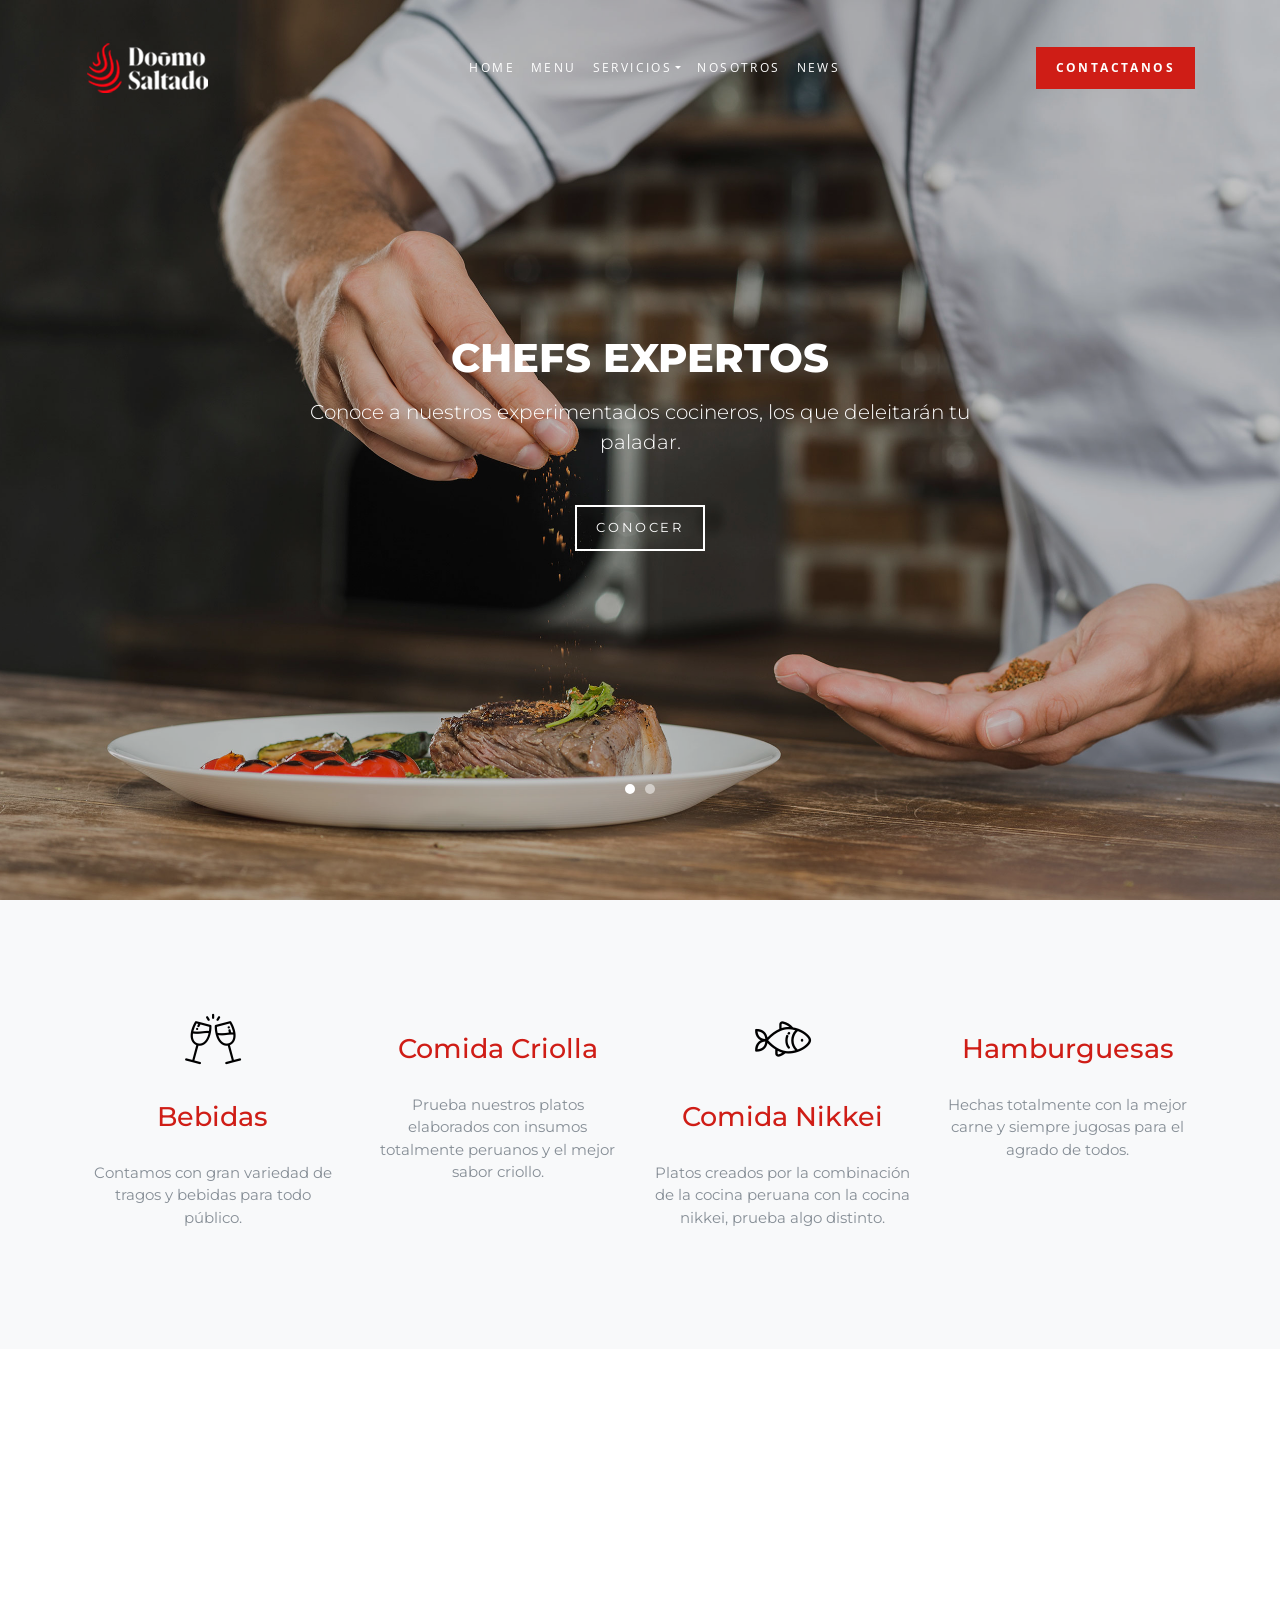
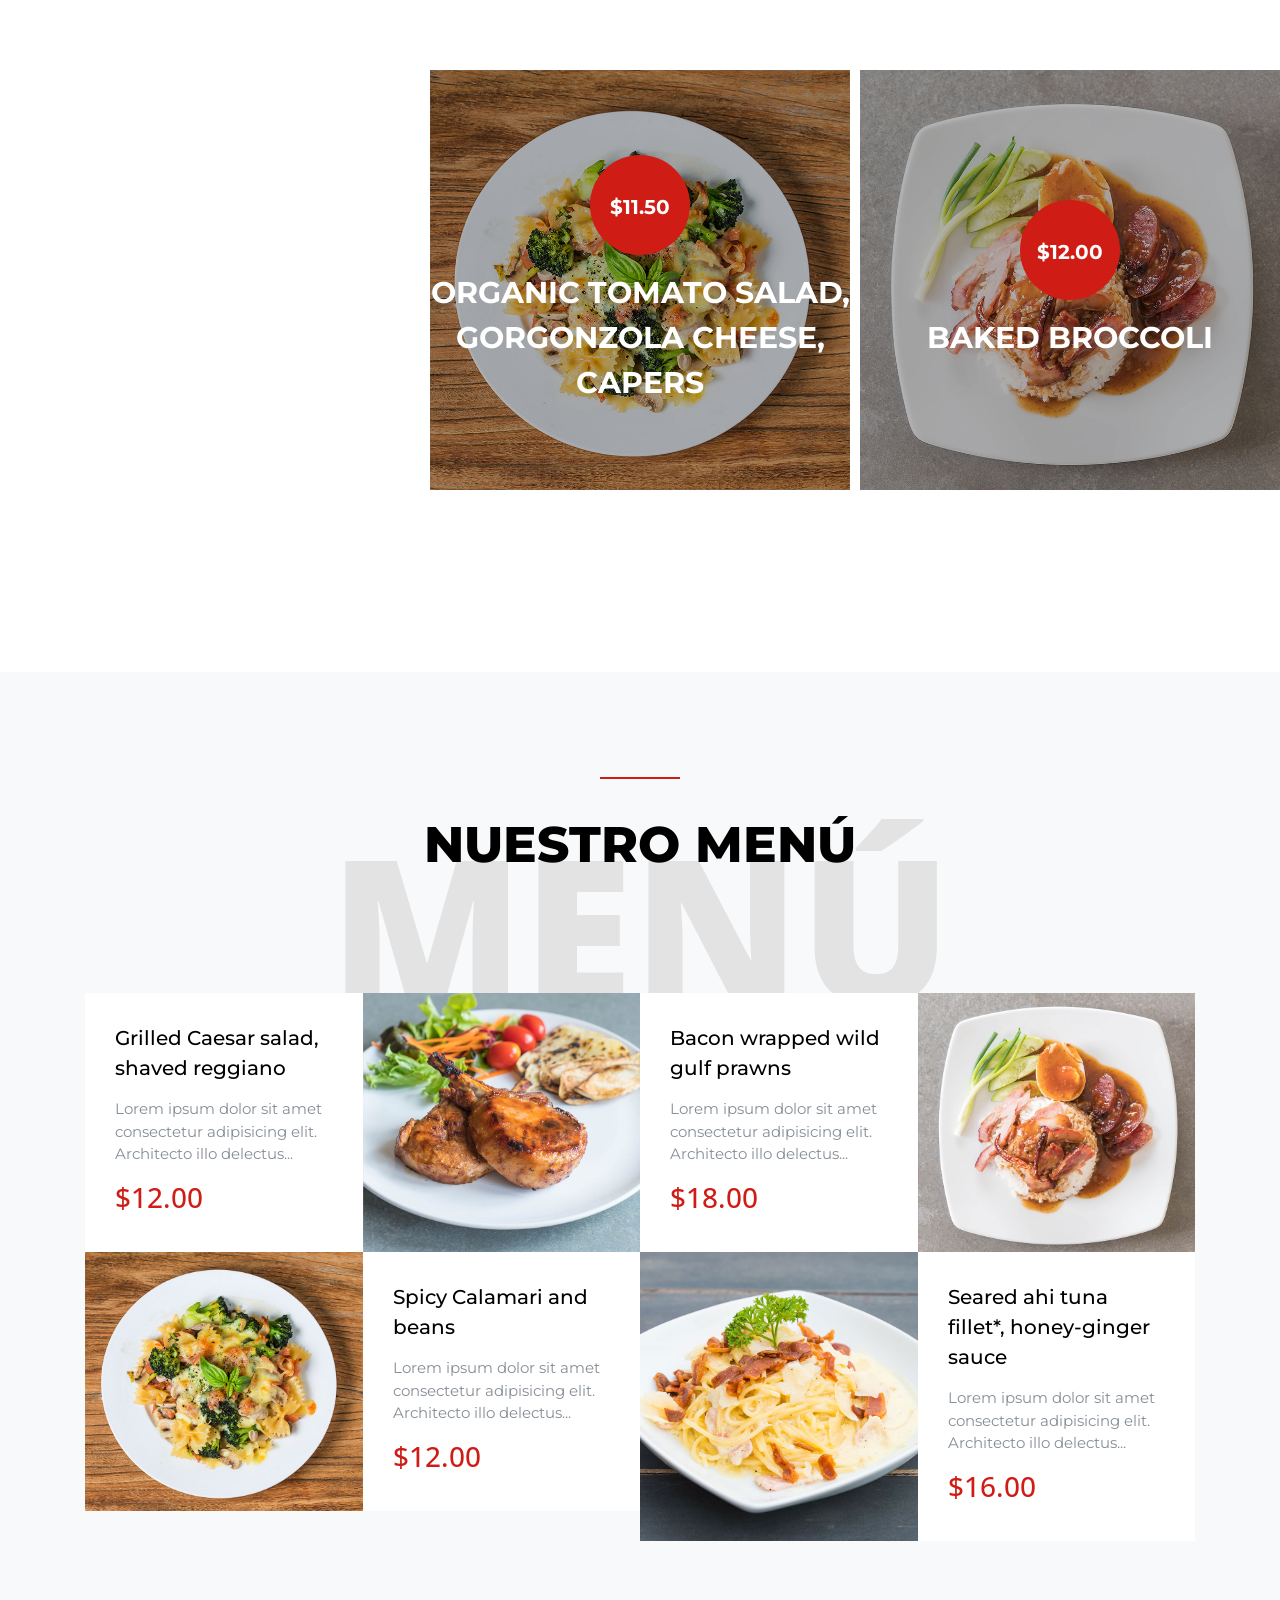
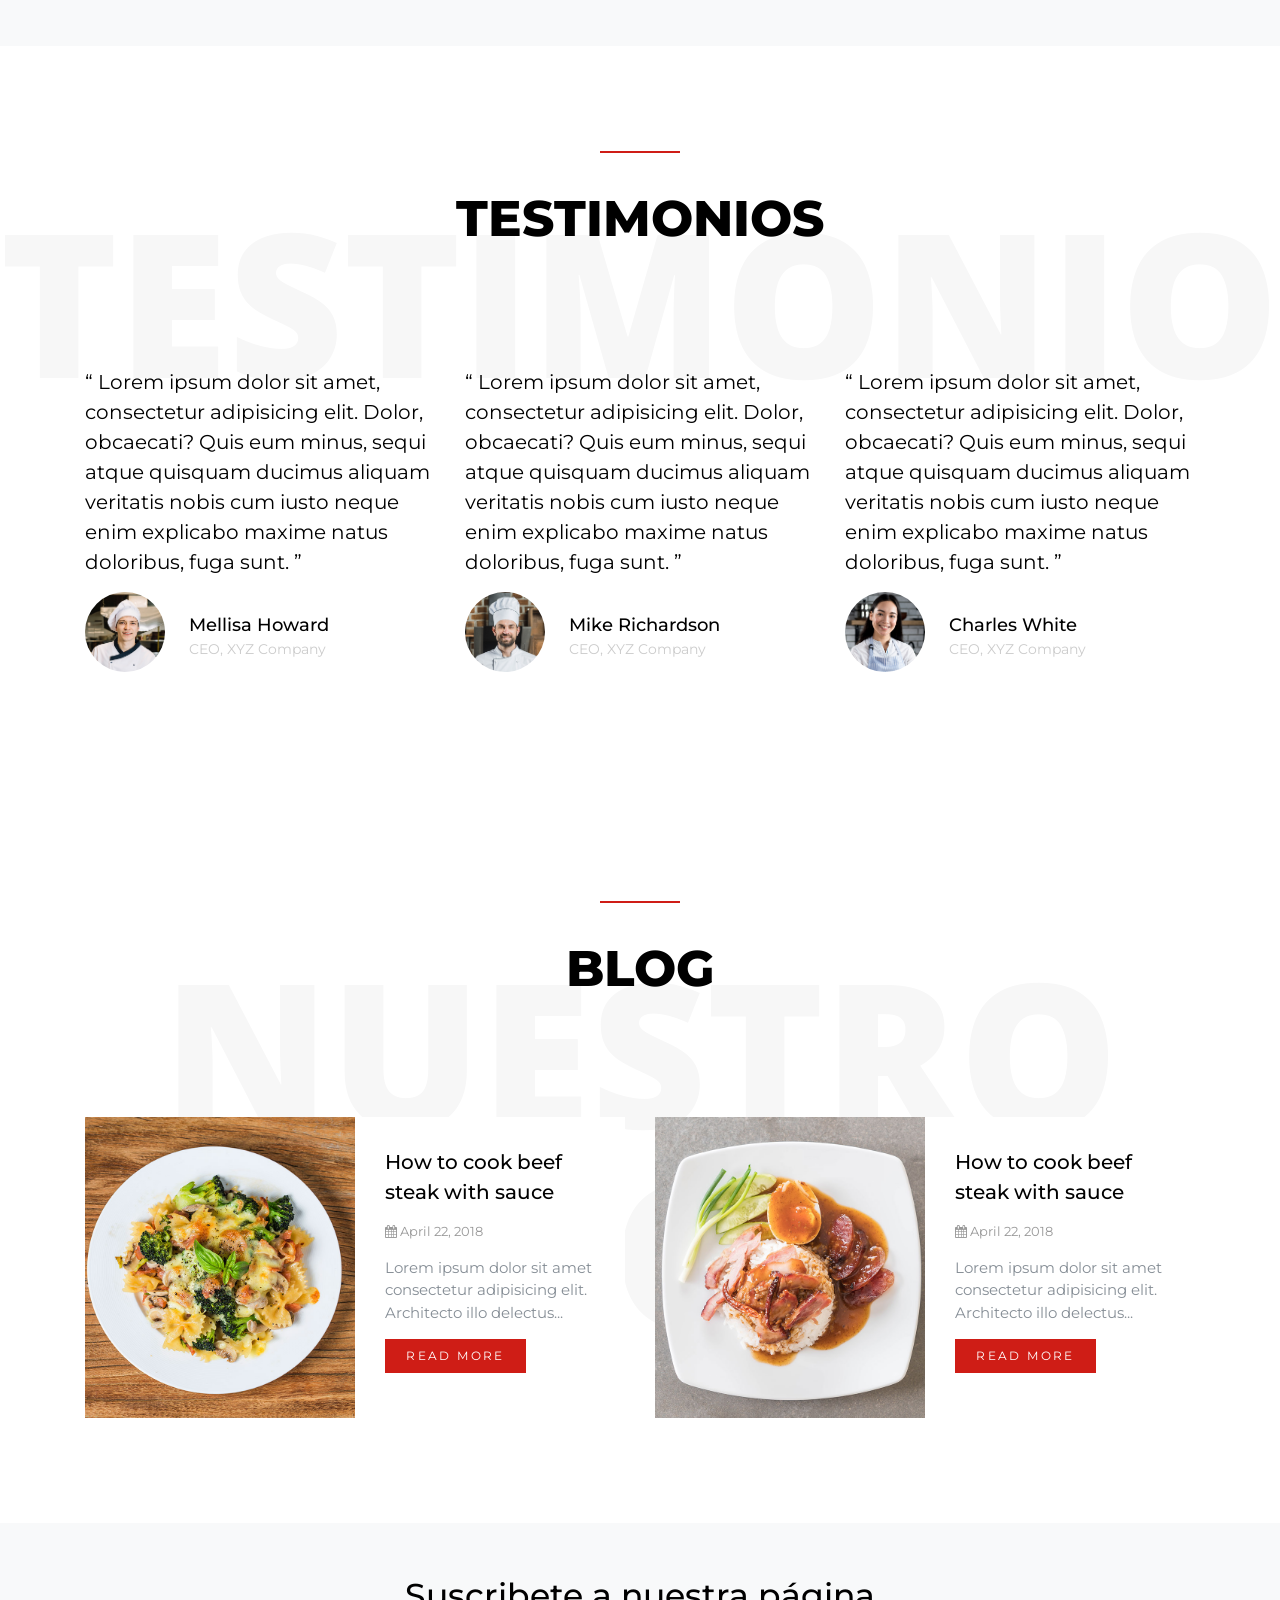
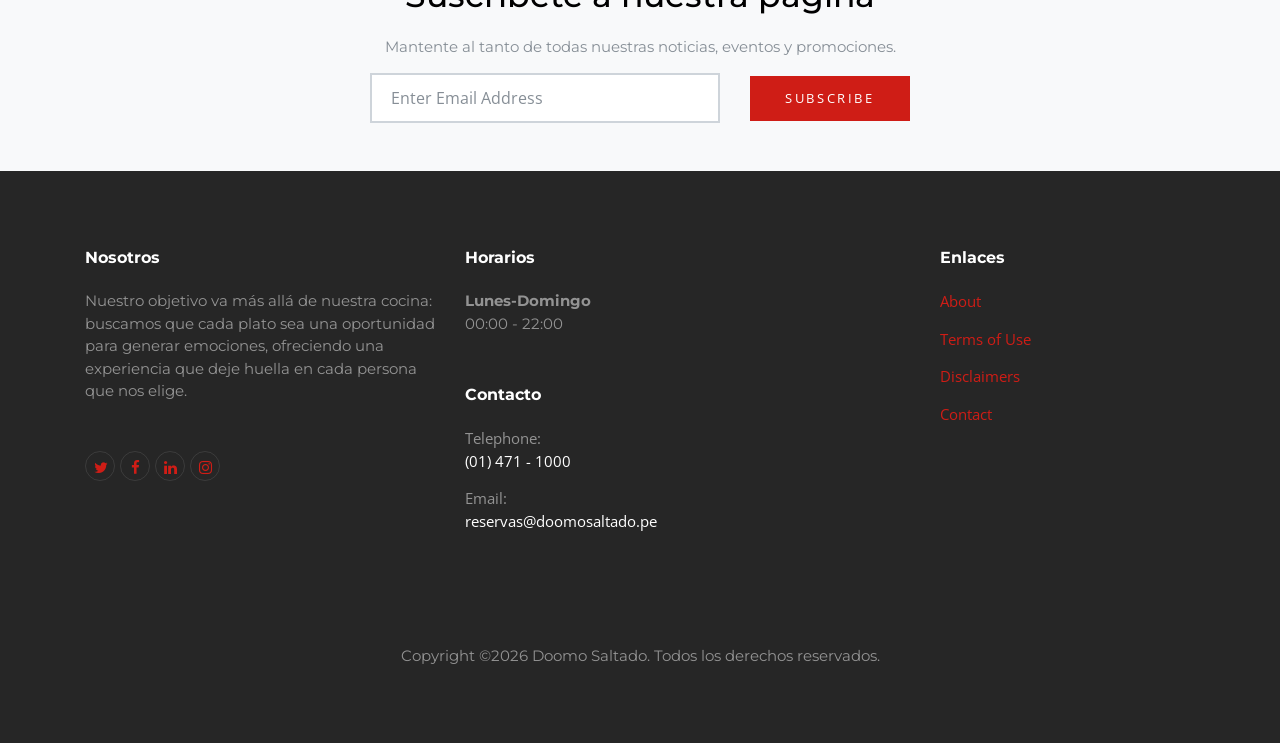
<file: index.html>
<!doctype html>
<html lang="en">
  <head>
    <title>Inicio - Domo</title>
    <meta charset="utf-8">
    <meta name="viewport" content="width=device-width, initial-scale=1, shrink-to-fit=no">

    <!--ICON-->
    <link rel="icon" href="img/icono.png" type="image/png">

    <link rel="preconnect" href="https://fonts.googleapis.com">
    <link rel="preconnect" href="https://fonts.gstatic.com" crossorigin>
    <link href="https://fonts.googleapis.com/css2?family=Montserrat:ital,wght@0,100..900;1,100..900&display=swap" rel="stylesheet">
    <link href="https://fonts.googleapis.com/css?family=Open+Sans:300,400,700,800" rel="stylesheet">

    <link rel="stylesheet" href="css/bootstrap.css">
    <link rel="stylesheet" href="css/animate.css">
    <link rel="stylesheet" href="css/owl.carousel.min.css">

    <link rel="stylesheet" href="css/magnific-popup.css">

    <link rel='stylesheet' href='https://cdn-uicons.flaticon.com/3.0.0/uicons-thin-chubby/css/uicons-thin-chubby.css'>
    <link rel='stylesheet' href='https://cdn-uicons.flaticon.com/3.0.0/uicons-thin-rounded/css/uicons-thin-rounded.css'>
    
    <link rel="stylesheet" href="fonts/ionicons/css/ionicons.min.css">
    <link rel="stylesheet" href="fonts/fontawesome/css/font-awesome.min.css">
    <link rel="stylesheet" href="fonts/flaticons/font/flaticon.css">

    <!-- Theme Style -->
    <link rel="stylesheet" href="css/style.css">

    <!-- MY CSS -->
    <link rel="stylesheet" href="css/my-styles.css">
  </head>
  <body>
    
    <header role="banner">
      <nav class="navbar navbar-expand-md navbar-dark bg-dark">
        <div class="container">
          <a class="navbar-brand" href="index.html">
            <img src="img/DomoSaltado-logo.png">
          </a>
          <button class="navbar-toggler" type="button" data-toggle="collapse" data-target="#navbarsExample05" aria-controls="navbarsExample05" aria-expanded="false" aria-label="Toggle navigation">
            <span class="navbar-toggler-icon"></span>
          </button>

          <div class="collapse navbar-collapse" id="navbarsExample05">
            <ul class="navbar-nav ml-auto pl-lg-5 pl-0">
              <li class="nav-item">
                <a class="nav-link active" href="index.html">Home</a>
              </li>
              <li class="nav-item">
                <a class="nav-link" href="menu.html">Menu</a>
              </li>
              <li class="nav-item dropdown">
                <a class="nav-link dropdown-toggle" href="services.html" id="dropdown04" data-toggle="dropdown" aria-haspopup="true" aria-expanded="false">Servicios</a>
                <div class="dropdown-menu" aria-labelledby="dropdown04">
                  <a class="dropdown-item" href="services.html">Catering</a>
                  <a class="dropdown-item" href="services.html">Birthday Party</a>
                  <a class="dropdown-item" href="services.html">Wedding Party</a>
                </div>
              </li>
              <li class="nav-item">
                <a class="nav-link" href="about.html">Nosotros</a>
              </li>
              <li class="nav-item">
                <a class="nav-link" href="news.html">News</a>
              </li>
            </ul>

            <ul class="navbar-nav ml-auto">
              <li class="nav-item cta-btn">
                <a class="nav-link" href="contact.html">Contactanos</a>
              </li>
            </ul>
            
          </div>
        </div>
      </nav>
    </header>
    <!-- END header -->
    
    <section class="home-slider owl-carousel">
      <div class="slider-item" style="background-image: url('img/hero_1.jpg');">
        
        <div class="container">
          <div class="row slider-text align-items-center justify-content-center">
            <div class="col-md-8 text-center col-sm-12 element-animate">
              <h1>Chefs Expertos</h1>
              <p class="mb-5">Conoce a nuestros experimentados cocineros, los que deleitarán tu paladar.</p>
              <p><a href="#" class="btn btn-white btn-outline-white">Conocer</a></p>
            </div>
          </div>
        </div>

      </div>

      <div class="slider-item" style="background-image: url('img/hero_2.jpg');">
        <div class="container">
          <div class="row slider-text align-items-center justify-content-center">
            <div class="col-md-8 text-center col-sm-12 element-animate">
              <h1>Comida Deliciosa</h1>
              <p class="mb-5">Descubre nuestros platos deliciosos variados, combinando la cocina criolla y la cocina nikkei</p>
              <p><a href="#" class="btn btn-white btn-outline-white">Descubrir</a></p>
            </div>
          </div>
        </div>
        
      </div>

    </section>
    <!-- END slider -->
    

    <section class="section bg-light element-animate">
      <div class="container">
        <div class="row">
          <div class="col-md-6 mb-4 mb-lg-0 col-lg-3 text-center">
            <span class="flaticon-cheers display-4 text-black d-block mb-4"></span>
            <h4 class="mb-4 text-primary">Bebidas</h4>
            <p>Contamos con gran variedad de tragos y bebidas para todo público.</p>
          </div>
          <div class="col-md-6 mb-4 mb-lg-0 col-lg-3 text-center">
            <span class="fi fi-tr-plate-eating display-4 text-black d-block mb-4"></span>
            <h4 class="mb-4 text-primary">Comida Criolla</h4>
            <p>Prueba nuestros platos elaborados con insumos totalmente peruanos y el mejor sabor criollo.</p>
          </div>
          <div class="col-md-6 mb-4 mb-lg-0 col-lg-3 text-center">
            <span class="flaticon-fish display-4 text-black d-block mb-4"></span>
            <h4 class="mb-4 text-primary">Comida Nikkei</h4>
            <p>Platos creados por la combinación de la cocina peruana con la cocina nikkei, prueba algo distinto.</p>
          </div>
          <div class="col-md-6 mb-4 mb-lg-0 col-lg-3 text-center">
            <span class="fi fi-tc-hamburger display-4 text-black d-block mb-4"></span>
            <h4 class="mb-4 text-primary">Hamburguesas</h4>
            <p>Hechas totalmente con la mejor carne y siempre jugosas para el agrado de todos.</p>
          </div>
        </div>
      </div>
    </section>
    
    <section class="section element-animate">

      <div class="clearfix mb-5 pb-5">
        <div class="container-fluid">
          <div class="row">
            <div class="col-md-12 text-center heading-wrap">
              <h2>Platos Especiales</h2>
              <span class="back-text">Platos</span>
            </div>
          </div>
        </div>
      </div>

      <div class="owl-carousel centernonloop">
        <a href="#" class="item-dishes">
          <div class="text">
            <p class="dishes-price">$11.50</p>
            <h2 class="dishes-heading">Organic tomato salad, gorgonzola cheese, capers</h2>
          </div>
          <img src="img/dishes_1.jpg" alt="" class="img-fluid">
        </a>
        <a href="#" class="item-dishes">
          <div class="text">
            <p class="dishes-price">$12.00</p>
            <h2 class="dishes-heading">Baked broccoli</h2>
          </div>
          <img src="img/dishes_2.jpg" alt="" class="img-fluid">
        </a>
        <a href="#" class="item-dishes">
          <div class="text">
            <p class="dishes-price">$11.00</p>
            <h2 class="dishes-heading">Spicy meatballs</h2>
          </div>
          <img src="img/dishes_3.jpg" alt="" class="img-fluid">
        </a>
        <a href="#" class="item-dishes">
          <div class="text">
            <p class="dishes-price">$12.00</p>
            <h2 class="dishes-heading">Eggplant parmigiana</h2>
          </div>
          <img src="img/dishes_4.jpg" alt="" class="img-fluid">
        </a>
      </div>
    </section> <!-- .section -->

    <section class="section bg-light element-animate">

      <div class="clearfix mb-5 pb-5">
        <div class="container-fluid">
          <div class="row">
            <div class="col-md-12 text-center heading-wrap">
              <h2>Nuestro Menú</h2>
              <span class="back-text-dark">Menú</span>
            </div>
          </div>
        </div>
      </div>

      <div class="container">
        
        <div class="row no-gutters">
          <div class="col-md-6">
            <div class="sched d-block d-lg-flex">
              <div class="bg-image order-2" style="background-image: url('img/dishes_4.jpg');"></div>
              <div class="text order-1">
                <h3>Grilled Caesar salad, shaved reggiano</h3>
                <p>Lorem ipsum dolor sit amet consectetur adipisicing elit. Architecto illo delectus...</p>
                <p class="text-primary h3">$12.00</p>
              </div>
              
            </div>

            <div class="sched d-block d-lg-flex">
              <div class="bg-image" style="background-image: url('img/dishes_1.jpg');"></div>
              <div class="text">
                <h3>Spicy Calamari and beans</h3>
                <p>Lorem ipsum dolor sit amet consectetur adipisicing elit. Architecto illo delectus...</p>
                <p class="text-primary h3">$12.00</p>
                
              </div>
              
            </div>

          </div>

          <div class="col-md-6">
            <div class="sched d-block d-lg-flex">
              <div class="bg-image order-2" style="background-image: url('img/dishes_2.jpg');"></div>
              <div class="text order-1">
                <h3>Bacon wrapped wild gulf prawns</h3>
                <p>Lorem ipsum dolor sit amet consectetur adipisicing elit. Architecto illo delectus...</p>
                <p class="text-primary h3">$18.00</p>
                
              </div>
              
            </div>

            <div class="sched d-block d-lg-flex">
              <div class="bg-image" style="background-image: url('img/dishes_3.jpg');"></div>
              <div class="text">
                <h3>Seared ahi tuna fillet*, honey-ginger sauce</h3>
                <p>Lorem ipsum dolor sit amet consectetur adipisicing elit. Architecto illo delectus...</p>
                <p class="text-primary h3">$16.00</p>
                
              </div>
              
            </div>

          </div>
        </div>
        

      </div>
    </section> <!-- .section -->

   

    <section class="section element-animate">

      <div class="clearfix mb-5 pb-5">
        <div class="container-fluid">
          <div class="row">
            <div class="col-md-12 text-center heading-wrap">
              <h2>Testimonios</h2>
              <span class="back-text">Testimonios</span>
            </div>
          </div>
        </div>
      </div>

      <div class="container">
        <div class="row">
          <div class="col-md-4">
            <blockquote class="testimonial">
              <p>&ldquo; Lorem ipsum dolor sit amet, consectetur adipisicing elit. Dolor, obcaecati? Quis eum minus, sequi atque quisquam ducimus aliquam veritatis nobis cum iusto neque enim explicabo maxime natus doloribus, fuga sunt. &rdquo;</p>
              <div class="d-flex author">
                <img src="img/person_1.jpg" alt="" class="mr-4">
                <div class="author-info">
                  <h4>Mellisa Howard</h4>
                  <p>CEO, XYZ Company</p>
                </div>
              </div>  
            </blockquote>
          </div>
          <div class="col-md-4">
            <blockquote class="testimonial">
              <p>&ldquo; Lorem ipsum dolor sit amet, consectetur adipisicing elit. Dolor, obcaecati? Quis eum minus, sequi atque quisquam ducimus aliquam veritatis nobis cum iusto neque enim explicabo maxime natus doloribus, fuga sunt. &rdquo;</p>
              <div class="d-flex author">
                <img src="img/person_2.jpg" alt="" class="mr-4">
                <div class="author-info">
                  <h4>Mike Richardson</h4>
                  <p>CEO, XYZ Company</p>
                </div>
              </div>  
            </blockquote>
          </div>
          <div class="col-md-4">
            <blockquote class="testimonial">
              <p>&ldquo; Lorem ipsum dolor sit amet, consectetur adipisicing elit. Dolor, obcaecati? Quis eum minus, sequi atque quisquam ducimus aliquam veritatis nobis cum iusto neque enim explicabo maxime natus doloribus, fuga sunt. &rdquo;</p>
              <div class="d-flex author">
                <img src="img/person_3.jpg" alt="" class="mr-4">
                <div class="author-info">
                  <h4>Charles White</h4>
                  <p>CEO, XYZ Company</p>
                </div>
              </div>  
            </blockquote>
          </div>
        </div>
      </div>
    </section> <!-- .section -->

    <section class="section element-animate">
      <div class="clearfix mb-5 pb-5">
        <div class="container-fluid">
          <div class="row">
            <div class="col-md-12 text-center heading-wrap">
              <h2>Blog</h2>
              <span class="back-text">Nuestro Blog</span>
            </div>
          </div>
        </div>
      </div>

      <div class="container">
        <div class="row">
          <div class="col-md-6">
            <div class="blog d-block d-lg-flex">
              <div class="bg-image" style="background-image: url('img/dishes_1.jpg');"></div>
              <div class="text">
                <h3>How to cook beef steak with sauce</h3>
                <p class="sched-time">
                  <span><span class="fa fa-calendar"></span> April 22, 2018</span> <br>
                </p>
                <p>Lorem ipsum dolor sit amet consectetur adipisicing elit. Architecto illo delectus...</p>
                
                <p><a href="#" class="btn btn-primary btn-sm">Read More</a></p>
                
              </div>
              
            </div>
          </div>
          <div class="col-md-6">
            <div class="blog d-block d-lg-flex">
              <div class="bg-image" style="background-image: url('img/dishes_2.jpg');"></div>
              <div class="text">
                <h3>How to cook beef steak with sauce</h3>
                <p class="sched-time">
                  <span><span class="fa fa-calendar"></span> April 22, 2018</span> <br>
                </p>
                <p>Lorem ipsum dolor sit amet consectetur adipisicing elit. Architecto illo delectus...</p>
                
                <p><a href="#" class="btn btn-primary btn-sm">Read More</a></p>
                
              </div>
              
            </div>
          </div>
        </div>
      </div>

    </section> <!-- .section -->

    
    <section class="py-5 bg-light">
      <div class="container">
        <div class="row justify-content-center">
          <div class="col-lg-6 text-center">
            <div class="row">
              <div class="col-md-12">
                <h3>Suscribete a nuestra página</h3>
                <p>Mantente al tanto de todas nuestras noticias, eventos y promociones.</p>
              </div>

              <form action="" class="col-12">
                <div class="row align-items-center">
                <div class="col-md-8 mb-3 mb-md-0">
                  <input type="text" class="form-control" placeholder="Enter Email Address">
                </div>
                <div class="col-md-4">
                  <input type="submit" class="btn btn-primary btn-block" value="Subscribe">
                </div>
                </div>
              </form>
            </div>
          </div>
        </div>
      </div>
    </section>


    <footer class="site-footer" role="contentinfo">
      <div class="container">
        <div class="row mb-5">
          <div class="col-md-4 mb-5">
            <h3>Nosotros</h3>
            <p class="mb-5">Nuestro objetivo va más allá de nuestra cocina: buscamos que cada plato sea una oportunidad para generar emociones, ofreciendo una experiencia que deje huella en cada persona que nos elige.</p>
            <ul class="list-unstyled footer-link d-flex footer-social">
              <li><a href="#" class="p-2"><span class="fa fa-twitter"></span></a></li>
              <li><a href="#" class="p-2"><span class="fa fa-facebook"></span></a></li>
              <li><a href="#" class="p-2"><span class="fa fa-linkedin"></span></a></li>
              <li><a href="#" class="p-2"><span class="fa fa-instagram"></span></a></li>
            </ul>

          </div>
          <div class="col-md-5 mb-5">
            <div class="mb-5">
              <h3>Horarios</h3>
              <p><strong class="d-block">Lunes-Domingo</strong>00:00 - 22:00</p>
            </div>
            <div>
              <h3>Contacto</h3>
              <ul class="list-unstyled footer-link">
                <li class="d-block">
                <li class="d-block"><span class="d-block">Telephone:</span><span class="text-white">(01) 471 - 1000</span></li>
                <li class="d-block"><span class="d-block">Email:</span><span class="text-white">reservas@doomosaltado.pe</span></li>
              </ul>
            </div>
          </div>
          <div class="col-md-3 mb-5">
            <h3>Enlaces</h3>
            <ul class="list-unstyled footer-link">
              <li><a href="#">About</a></li>
              <li><a href="#">Terms of Use</a></li>
              <li><a href="#">Disclaimers</a></li>
              <li><a href="#">Contact</a></li>
            </ul>
          </div>
          <div class="col-md-3">
          
          </div>
        </div>
        <div class="row">
          <div class="col-12 text-md-center text-left">
            <p><!-- Link back to Colorlib can't be removed. Template is licensed under CC BY 3.0. -->
        Copyright &copy;<script>document.write(new Date().getFullYear());</script> Doomo Saltado.
        Todos los derechos reservados.
        <!-- Link back to Colorlib can't be removed. Template is licensed under CC BY 3.0. --></p>
          </div>
        </div>
      </div>
    </footer>
    <!-- END footer -->

    <!-- loader -->
    <div id="loader" class="show fullscreen"><svg class="circular" width="48px" height="48px"><circle class="path-bg" cx="24" cy="24" r="22" fill="none" stroke-width="4" stroke="#eeeeee"/><circle class="path" cx="24" cy="24" r="22" fill="none" stroke-width="4" stroke-miterlimit="10" stroke="#cf1d16"/></svg></div>

    <script src="js/jquery-3.2.1.min.js"></script>
    <script src="js/popper.min.js"></script>
    <script src="js/bootstrap.min.js"></script>
    <script src="js/owl.carousel.min.js"></script>
    <script src="js/jquery.waypoints.min.js"></script>

    <script src="js/jquery.magnific-popup.min.js"></script>
    <script src="js/magnific-popup-options.js"></script>
    

    <script src="js/main.js"></script>
  </body>
</html>
</file>
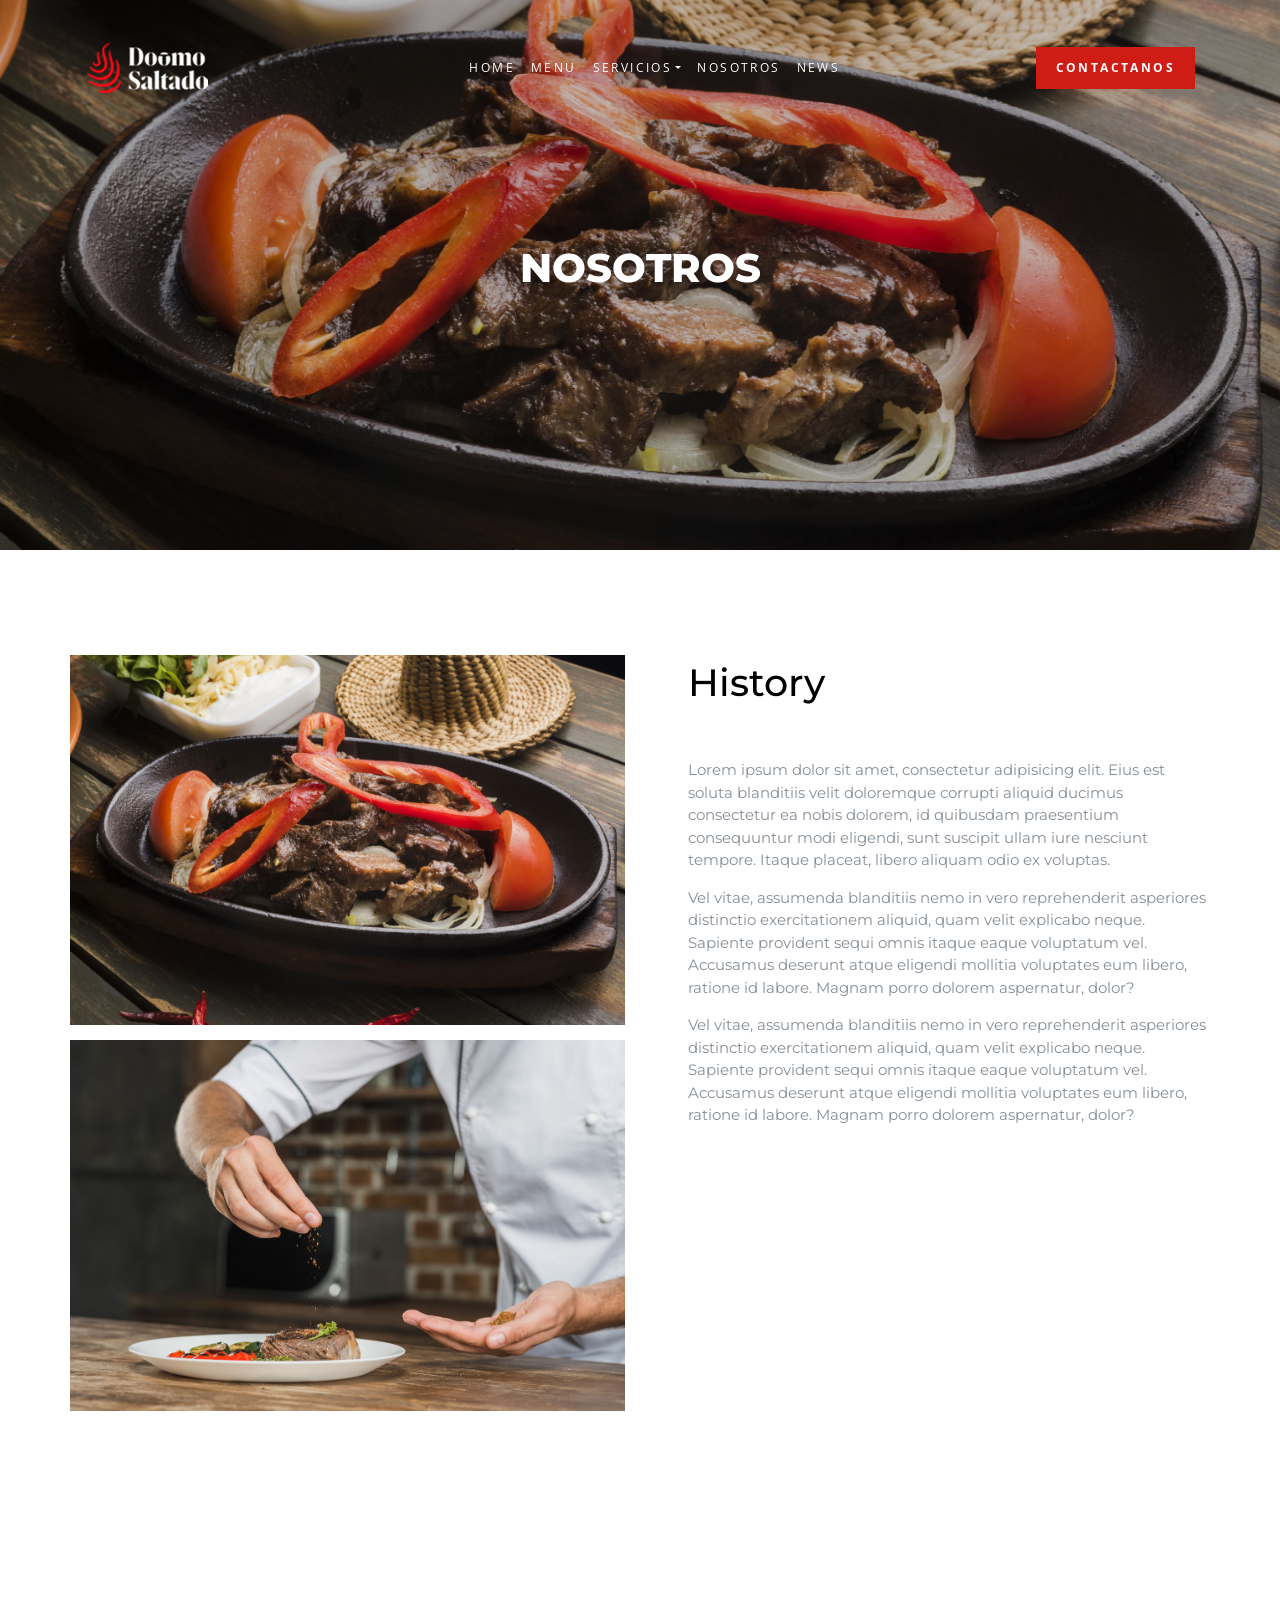
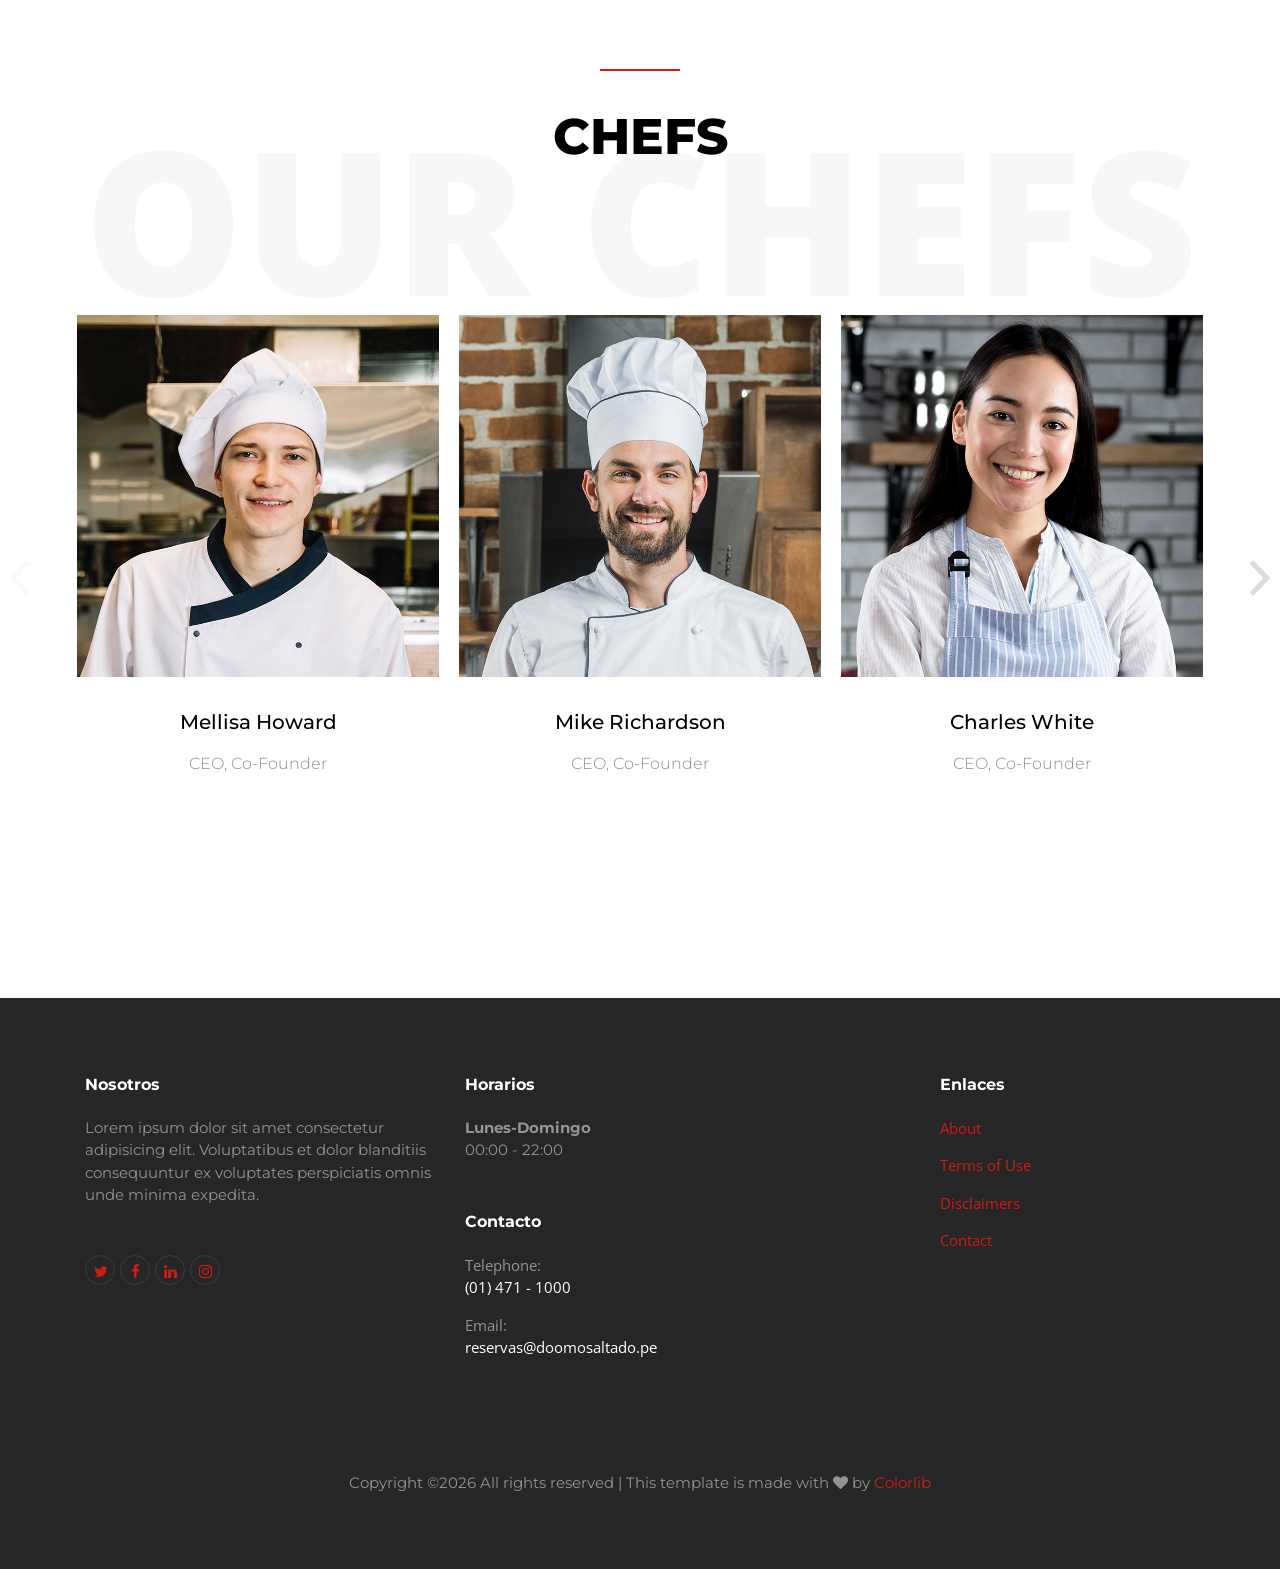
<file: about.html>
<!doctype html>
<html lang="en">
  <head>
    <title>Nosotros - Doomo</title>
    <meta charset="utf-8">
    <meta name="viewport" content="width=device-width, initial-scale=1, shrink-to-fit=no">

    <link href="https://fonts.googleapis.com/css2?family=Montserrat:ital,wght@0,100..900;1,100..900&display=swap" rel="stylesheet">
    <link href="https://fonts.googleapis.com/css?family=Open+Sans:300,400,700,800" rel="stylesheet">

    <link rel="stylesheet" href="css/bootstrap.css">
    <link rel="stylesheet" href="css/animate.css">
    <link rel="stylesheet" href="css/owl.carousel.min.css">

    <link rel="stylesheet" href="css/magnific-popup.css">

    <link rel='stylesheet' href='https://cdn-uicons.flaticon.com/3.0.0/uicons-thin-chubby/css/uicons-thin-chubby.css'>
    <link rel='stylesheet' href='https://cdn-uicons.flaticon.com/3.0.0/uicons-thin-rounded/css/uicons-thin-rounded.css'>

    <link rel="stylesheet" href="fonts/ionicons/css/ionicons.min.css">
    <link rel="stylesheet" href="fonts/fontawesome/css/font-awesome.min.css">
    <link rel="stylesheet" href="fonts/flaticons/font/flaticon.css">

    <!-- Theme Style -->
    <link rel="stylesheet" href="css/style.css">
    <!-- MY CSS -->
    <link rel="stylesheet" href="css/my-styles.css">
  </head>
  <body>
    
    <header role="banner">
      <nav class="navbar navbar-expand-md navbar-dark bg-dark">
        <div class="container">
          <a class="navbar-brand" href="index.html">
            <img src="img/DomoSaltado-logo.png">
          </a>
          <button class="navbar-toggler" type="button" data-toggle="collapse" data-target="#navbarsExample05" aria-controls="navbarsExample05" aria-expanded="false" aria-label="Toggle navigation">
            <span class="navbar-toggler-icon"></span>
          </button>

          <div class="collapse navbar-collapse" id="navbarsExample05">
            <ul class="navbar-nav ml-auto pl-lg-5 pl-0">
              <li class="nav-item">
                <a class="nav-link" href="index.html">Home</a>
              </li>
              <li class="nav-item">
                <a class="nav-link" href="menu.html">Menu</a>
              </li>
              <li class="nav-item dropdown">
                <a class="nav-link dropdown-toggle" href="services.html" id="dropdown04" data-toggle="dropdown" aria-haspopup="true" aria-expanded="false">Servicios</a>
                <div class="dropdown-menu" aria-labelledby="dropdown04">
                  <a class="dropdown-item" href="services.html">Catering</a>
                  <a class="dropdown-item" href="services.html">Birthday Party</a>
                  <a class="dropdown-item" href="services.html">Wedding Party</a>
                </div>
              </li>
              <li class="nav-item">
                <a class="nav-link active" href="about.html">Nosotros</a>
              </li>
              <li class="nav-item">
                <a class="nav-link" href="news.html">News</a>
              </li>
            </ul>

            <ul class="navbar-nav ml-auto">
              <li class="nav-item cta-btn">
                <a class="nav-link" href="contact.html">Contactanos</a>
              </li>
            </ul>
            
          </div>
        </div>
      </nav>
    </header>
    <!-- END header -->
    
    <section class="home-slider-loop-false  inner-page owl-carousel">
      <div class="slider-item" style="background-image: url('img/hero_2.jpg');">
        
        <div class="container">
          <div class="row slider-text align-items-center justify-content-center">
            <div class="col-md-8 text-center col-sm-12 element-animate">
              <h1>Nosotros</h1>
              
            </div>
          </div>
        </div>

      </div>

    </section>
    
    <div class="section container">
        <div class="row">
          <div class="col-lg-6">
            <p><img src="img/hero_2.jpg" alt="" class="img-fluid"></p>
            <p class="mb-5"><img src="img/hero_1.jpg" alt="" class="img-fluid"></p>
          </div>
          
          <div class="col-lg-6 pl-2 pl-lg-5">
            <h2 class="mb-5">History</h2>
            <p>Lorem ipsum dolor sit amet, consectetur adipisicing elit. Eius est soluta blanditiis velit doloremque corrupti aliquid ducimus consectetur ea nobis dolorem, id quibusdam praesentium consequuntur modi eligendi, sunt suscipit ullam iure nesciunt tempore. Itaque placeat, libero aliquam odio ex voluptas.</p>
            <p>Vel vitae, assumenda blanditiis nemo in vero reprehenderit asperiores distinctio exercitationem aliquid, quam velit explicabo neque. Sapiente provident sequi omnis itaque eaque voluptatum vel. Accusamus deserunt atque eligendi mollitia voluptates eum libero, ratione id labore. Magnam porro dolorem aspernatur, dolor?</p>
            
            <p class="mb-5">Vel vitae, assumenda blanditiis nemo in vero reprehenderit asperiores distinctio exercitationem aliquid, quam velit explicabo neque. Sapiente provident sequi omnis itaque eaque voluptatum vel. Accusamus deserunt atque eligendi mollitia voluptates eum libero, ratione id labore. Magnam porro dolorem aspernatur, dolor?</p>

          </div>
        </div>
      </div>

    </section>


    
    

    <section class="section element-animate">

      <div class="clearfix mb-5 pb-5">
        <div class="container-fluid">
          <div class="row">
            <div class="col-md-12 text-center heading-wrap">
              <h2>Chefs</h2>
              <span class="back-text">Our Chefs</span>
            </div>
          </div>
        </div>
      </div>
        <div class="container">
          <div class="row">
            <div class="major-caousel js-carousel-1 owl-carousel">
              <div>
                <div class="media d-block media-custom text-center">
                  <a href="adoption-single.html"><img src="img/person_1.jpg" alt="Image Placeholder" class="img-fluid"></a>
                  <div class="media-body">
                    <h3 class="mt-0 text-black">Mellisa Howard</h3>
                    <p class="lead">CEO, Co-Founder</p>
                  </div>
                </div>
              </div>
              <div>
                <div class="media d-block media-custom text-center">
                  <a href="adoption-single.html"><img src="img/person_2.jpg" alt="Image Placeholder" class="img-fluid"></a>
                  <div class="media-body">
                    <h3 class="mt-0 text-black">Mike Richardson</h3>
                    <p class="lead">CEO, Co-Founder</p>
                  </div>
                </div>
              </div>
              <div>
                <div class="media d-block media-custom text-center">
                  <a href="adoption-single.html"><img src="img/person_3.jpg" alt="Image Placeholder" class="img-fluid"></a>
                  <div class="media-body">
                    <h3 class="mt-0 text-black">Charles White</h3>
                    <p class="lead">CEO, Co-Founder</p>
                  </div>
                </div>
              </div>

               <div>
              <div class="media d-block media-custom text-center">
                <a href="adoption-single.html"><img src="img/person_1.jpg" alt="Image Placeholder" class="img-fluid"></a>
                <div class="media-body">
                  <h3 class="mt-0 text-black">Mellisa Howard</h3>
                  <p class="lead">CEO, Co-Founder</p>
                </div>
              </div>
            </div>
            <div>
              <div class="media d-block media-custom text-center">
                <a href="adoption-single.html"><img src="img/person_2.jpg" alt="Image Placeholder" class="img-fluid"></a>
                <div class="media-body">
                  <h3 class="mt-0 text-black">Mike Richardson</h3>
                  <p class="lead">CEO, Co-Founder</p>
                </div>
              </div>
            </div>
            <div>
              <div class="media d-block media-custom text-center">
                <a href="adoption-single.html"><img src="img/person_3.jpg" alt="Image Placeholder" class="img-fluid"></a>
                <div class="media-body">
                  <h3 class="mt-0 text-black">Charles White</h3>
                  <p class="lead">CEO, Co-Founder</p>
                </div>
              </div>
            </div>
            
              
          </div>
          <!-- END slider -->
          </div>
        </div>
      
    </section> <!-- .section -->



    <footer class="site-footer" role="contentinfo">
      <div class="container">
        <div class="row mb-5">
          <div class="col-md-4 mb-5">
            <h3>Nosotros</h3>
            <p class="mb-5">Lorem ipsum dolor sit amet consectetur adipisicing elit. Voluptatibus et dolor blanditiis consequuntur ex voluptates perspiciatis omnis unde minima expedita.</p>
            <ul class="list-unstyled footer-link d-flex footer-social">
              <li><a href="#" class="p-2"><span class="fa fa-twitter"></span></a></li>
              <li><a href="#" class="p-2"><span class="fa fa-facebook"></span></a></li>
              <li><a href="#" class="p-2"><span class="fa fa-linkedin"></span></a></li>
              <li><a href="#" class="p-2"><span class="fa fa-instagram"></span></a></li>
            </ul>

          </div>
          <div class="col-md-5 mb-5">
            <div class="mb-5">
              <h3>Horarios</h3>
              <p><strong class="d-block">Lunes-Domingo</strong>00:00 - 22:00</p>
            </div>
            <div>
              <h3>Contacto</h3>
              <ul class="list-unstyled footer-link">
                <li class="d-block">
                <li class="d-block"><span class="d-block">Telephone:</span><span class="text-white">(01) 471 - 1000</span></li>
                <li class="d-block"><span class="d-block">Email:</span><span class="text-white">reservas@doomosaltado.pe</span></li>
              </ul>
            </div>
          </div>
          <div class="col-md-3 mb-5">
            <h3>Enlaces</h3>
            <ul class="list-unstyled footer-link">
              <li><a href="#">About</a></li>
              <li><a href="#">Terms of Use</a></li>
              <li><a href="#">Disclaimers</a></li>
              <li><a href="#">Contact</a></li>
            </ul>
          </div>
          <div class="col-md-3">
          
          </div>
        </div>
        <div class="row">
          <div class="col-12 text-md-center text-left">
            <p><!-- Link back to Colorlib can't be removed. Template is licensed under CC BY 3.0. -->
        Copyright &copy;<script>document.write(new Date().getFullYear());</script> All rights reserved | This template is made with <i class="fa fa-heart" aria-hidden="true"></i> by <a href="https://colorlib.com" target="_blank" >Colorlib</a>
        <!-- Link back to Colorlib can't be removed. Template is licensed under CC BY 3.0. --></p>
          </div>
        </div>
      </div>
    </footer>
    <!-- END footer -->

    <!-- loader -->
    <div id="loader" class="show fullscreen"><svg class="circular" width="48px" height="48px"><circle class="path-bg" cx="24" cy="24" r="22" fill="none" stroke-width="4" stroke="#eeeeee"/><circle class="path" cx="24" cy="24" r="22" fill="none" stroke-width="4" stroke-miterlimit="10" stroke="#cf1d16"/></svg></div>

    <script src="js/jquery-3.2.1.min.js"></script>
    <script src="js/popper.min.js"></script>
    <script src="js/bootstrap.min.js"></script>
    <script src="js/owl.carousel.min.js"></script>
    <script src="js/jquery.waypoints.min.js"></script>

    <script src="js/jquery.magnific-popup.min.js"></script>
    <script src="js/magnific-popup-options.js"></script>
    

    <script src="js/main.js"></script>
  </body>
</html>
</file>
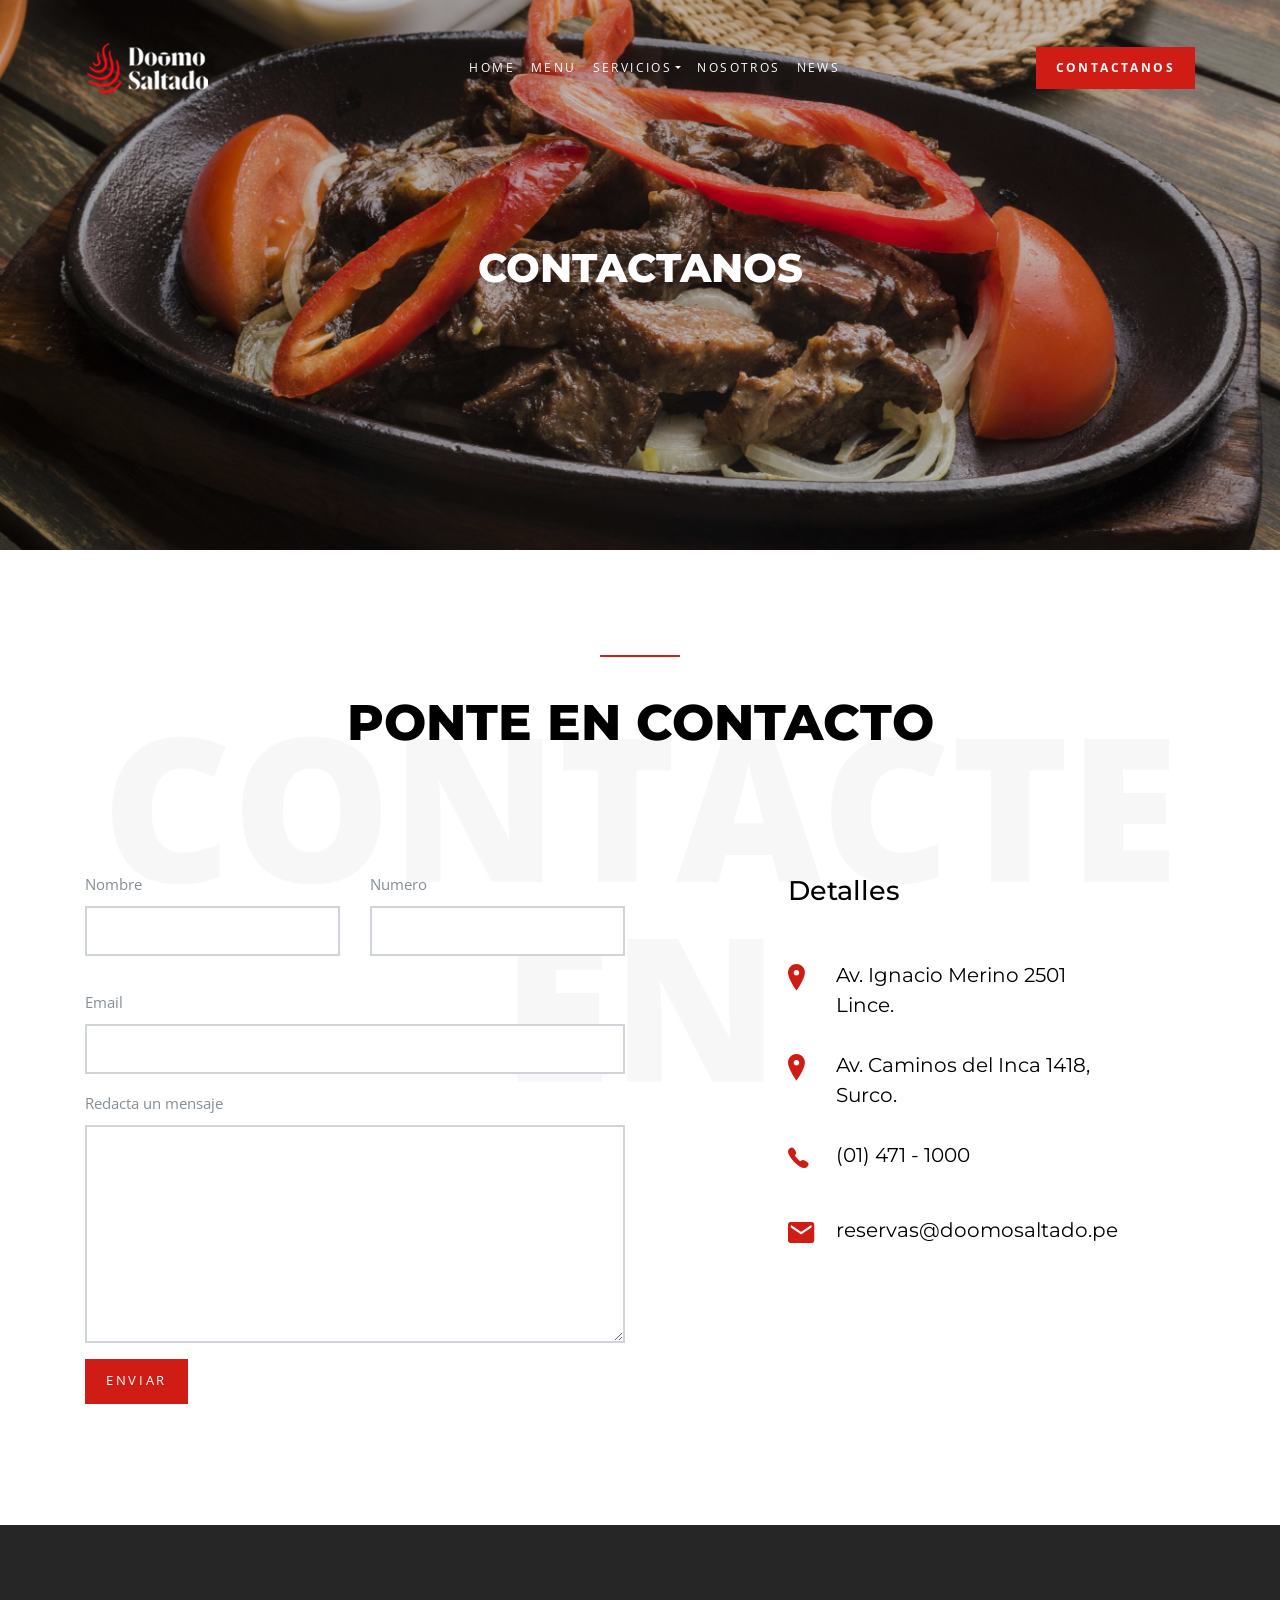
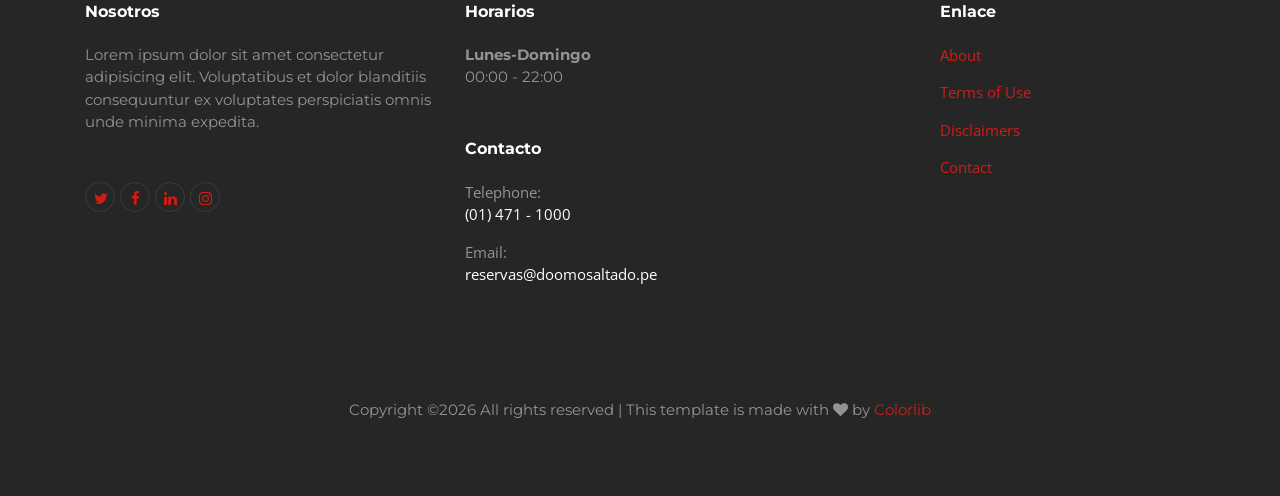
<file: contact.html>
<!doctype html>
<html lang="en">
  <head>
    <title>Contacto - Doomo</title>
    <meta charset="utf-8">
    <meta name="viewport" content="width=device-width, initial-scale=1, shrink-to-fit=no">
    <!--ICON-->
    <link rel="icon" href="img/icono.png" type="image/png">
    
    <link href="https://fonts.googleapis.com/css2?family=Montserrat:ital,wght@0,100..900;1,100..900&display=swap" rel="stylesheet">
    <link href="https://fonts.googleapis.com/css?family=Open+Sans:300,400,700,800" rel="stylesheet">

    <link rel="stylesheet" href="css/bootstrap.css">
    <link rel="stylesheet" href="css/animate.css">
    <link rel="stylesheet" href="css/owl.carousel.min.css">

    <link rel="stylesheet" href="css/magnific-popup.css">

    <link rel='stylesheet' href='https://cdn-uicons.flaticon.com/3.0.0/uicons-thin-chubby/css/uicons-thin-chubby.css'>
    <link rel='stylesheet' href='https://cdn-uicons.flaticon.com/3.0.0/uicons-thin-rounded/css/uicons-thin-rounded.css'>

    <link rel="stylesheet" href="fonts/ionicons/css/ionicons.min.css">
    <link rel="stylesheet" href="fonts/fontawesome/css/font-awesome.min.css">
    <link rel="stylesheet" href="fonts/flaticons/font/flaticon.css">

    <!-- Theme Style -->
    <link rel="stylesheet" href="css/style.css">
    <!-- MY CSS -->
    <link rel="stylesheet" href="css/my-styles.css">
  </head>
  <body>
    
    <header role="banner">
      <nav class="navbar navbar-expand-md navbar-dark bg-dark">
        <div class="container">
          <a class="navbar-brand" href="index.html">
            <img src="img/DomoSaltado-logo.png">
          </a>
          <button class="navbar-toggler" type="button" data-toggle="collapse" data-target="#navbarsExample05" aria-controls="navbarsExample05" aria-expanded="false" aria-label="Toggle navigation">
            <span class="navbar-toggler-icon"></span>
          </button>

          <div class="collapse navbar-collapse" id="navbarsExample05">
            <ul class="navbar-nav ml-auto pl-lg-5 pl-0">
              <li class="nav-item">
                <a class="nav-link" href="index.html">Home</a>
              </li>
              <li class="nav-item">
                <a class="nav-link" href="menu.html">Menu</a>
              </li>
              <li class="nav-item dropdown">
                <a class="nav-link dropdown-toggle" href="services.html" id="dropdown04" data-toggle="dropdown" aria-haspopup="true" aria-expanded="false">Servicios</a>
                <div class="dropdown-menu" aria-labelledby="dropdown04">
                  <a class="dropdown-item" href="services.html">Catering</a>
                  <a class="dropdown-item" href="services.html">Birthday Party</a>
                  <a class="dropdown-item" href="services.html">Wedding Party</a>
                </div>
              </li>
              <li class="nav-item">
                <a class="nav-link" href="about.html">Nosotros</a>
              </li>
              <li class="nav-item">
                <a class="nav-link active" href="news.html">News</a>
              </li>
            </ul>

            <ul class="navbar-nav ml-auto">
              <li class="nav-item cta-btn">
                <a class="nav-link" href="contact.html">Contactanos</a>
              </li>
            </ul>
            
          </div>
        </div>
      </nav>
    </header>
    <!-- END header -->
    
    <section class="home-slider-loop-false  inner-page owl-carousel">
      <div class="slider-item" style="background-image: url('img/hero_2.jpg');">
        
        <div class="container">
          <div class="row slider-text align-items-center justify-content-center">
            <div class="col-md-8 text-center col-sm-12 element-animate">
              <h1>Contactanos</h1>
              
            </div>
          </div>
        </div>

      </div>

    </section>


    <section class="section element-animate">
      <div class="clearfix mb-5 pb-5">
        <div class="container-fluid">
          <div class="row">
            <div class="col-md-12 text-center heading-wrap">
              <h2>Ponte en Contacto</h2>
              <span class="back-text">Contacte en</span>
            </div>
          </div>
        </div>
      </div>
      <div class="container">
        <div class="row">
          <div class="col-lg-6">
            <form action="#" method="post">
              <div class="row">
                <div class="col-md-6 form-group">
                  <label for="name">Nombre</label>
                  <input type="text" id="name" class="form-control ">
                </div>
                <div class="col-md-6 form-group">
                  <label for="phone">Numero</label>
                  <input type="text" id="phone" class="form-control ">
                </div>
              </div>
              <div class="row">
                <div class="col-md-12 form-group">
                  
                </div>
              </div>
              <div class="row">
                <div class="col-md-12 form-group">
                  <label for="email">Email</label>
                  <input type="email" id="email" class="form-control ">
                </div>
              </div>
              <div class="row">
                <div class="col-md-12 form-group">
                  <label for="message">Redacta un mensaje</label>
                  <textarea name="message" id="message" class="form-control " cols="30" rows="8"></textarea>
                </div>
              </div>
              <div class="row">
                <div class="col-md-6 form-group">
                  <input type="submit" value="Enviar" class="btn btn-primary">
                </div>
              </div>
            </form>
          </div>
          
          <div class="col-lg-6 pl-2 pl-lg-5">

            <div class="col-md-8 mx-auto contact-form-contact-info">
              <h4 class="mb-5">Detalles</h4>
                <p class="d-flex">
                  <span class="ion-ios-location icon mr-5"></span>
                  <span>Av. Ignacio Merino 2501 Lince.</span>
                </p>

                <p class="d-flex">
                  <span class="ion-ios-location icon mr-5"></span>
                  <span>Av. Caminos del Inca 1418, Surco.</span>
                </p>

                <p class="d-flex">
                  <span class="ion-ios-telephone icon mr-5"></span>
                  <span>(01) 471 - 1000</span>
                </p>

                <p class="d-flex">
                  <span class="ion-android-mail icon mr-5"></span>
                  <span>reservas@doomosaltado.pe</span>
                </p>
              </div>

          </div>
        </div>
      </div>

    </section>
    

    <footer class="site-footer" role="contentinfo">
      <div class="container">
        <div class="row mb-5">
          <div class="col-md-4 mb-5">
            <h3>Nosotros</h3>
            <p class="mb-5">Lorem ipsum dolor sit amet consectetur adipisicing elit. Voluptatibus et dolor blanditiis consequuntur ex voluptates perspiciatis omnis unde minima expedita.</p>
            <ul class="list-unstyled footer-link d-flex footer-social">
              <li><a href="#" class="p-2"><span class="fa fa-twitter"></span></a></li>
              <li><a href="#" class="p-2"><span class="fa fa-facebook"></span></a></li>
              <li><a href="#" class="p-2"><span class="fa fa-linkedin"></span></a></li>
              <li><a href="#" class="p-2"><span class="fa fa-instagram"></span></a></li>
            </ul>

          </div>
          <div class="col-md-5 mb-5">
            <div class="mb-5">
              <h3>Horarios</h3>
              <p><strong class="d-block">Lunes-Domingo</strong>00:00 - 22:00</p>
            </div>
            <div>
              <h3>Contacto</h3>
              <ul class="list-unstyled footer-link">
                <li class="d-block">
                <li class="d-block"><span class="d-block">Telephone:</span><span class="text-white">(01) 471 - 1000</span></li>
                <li class="d-block"><span class="d-block">Email:</span><span class="text-white">reservas@doomosaltado.pe</span></li>
              </ul>
            </div>
          </div>
          <div class="col-md-3 mb-5">
            <h3>Enlace</h3>
            <ul class="list-unstyled footer-link">
              <li><a href="#">About</a></li>
              <li><a href="#">Terms of Use</a></li>
              <li><a href="#">Disclaimers</a></li>
              <li><a href="#">Contact</a></li>
            </ul>
          </div>
          <div class="col-md-3">
          
          </div>
        </div>
        <div class="row">
          <div class="col-12 text-md-center text-left">
            <p><!-- Link back to Colorlib can't be removed. Template is licensed under CC BY 3.0. -->
        Copyright &copy;<script>document.write(new Date().getFullYear());</script> All rights reserved | This template is made with <i class="fa fa-heart" aria-hidden="true"></i> by <a href="https://colorlib.com" target="_blank" >Colorlib</a>
        <!-- Link back to Colorlib can't be removed. Template is licensed under CC BY 3.0. --></p>
          </div>
        </div>
      </div>
    </footer>
    <!-- END footer -->

    <!-- loader -->
    <div id="loader" class="show fullscreen"><svg class="circular" width="48px" height="48px"><circle class="path-bg" cx="24" cy="24" r="22" fill="none" stroke-width="4" stroke="#eeeeee"/><circle class="path" cx="24" cy="24" r="22" fill="none" stroke-width="4" stroke-miterlimit="10" stroke="#cf1d16"/></svg></div>

    <script src="js/jquery-3.2.1.min.js"></script>
    <script src="js/popper.min.js"></script>
    <script src="js/bootstrap.min.js"></script>
    <script src="js/owl.carousel.min.js"></script>
    <script src="js/jquery.waypoints.min.js"></script>

    <script src="js/jquery.magnific-popup.min.js"></script>
    <script src="js/magnific-popup-options.js"></script>
    

    <script src="js/main.js"></script>
  </body>
</html>
</file>
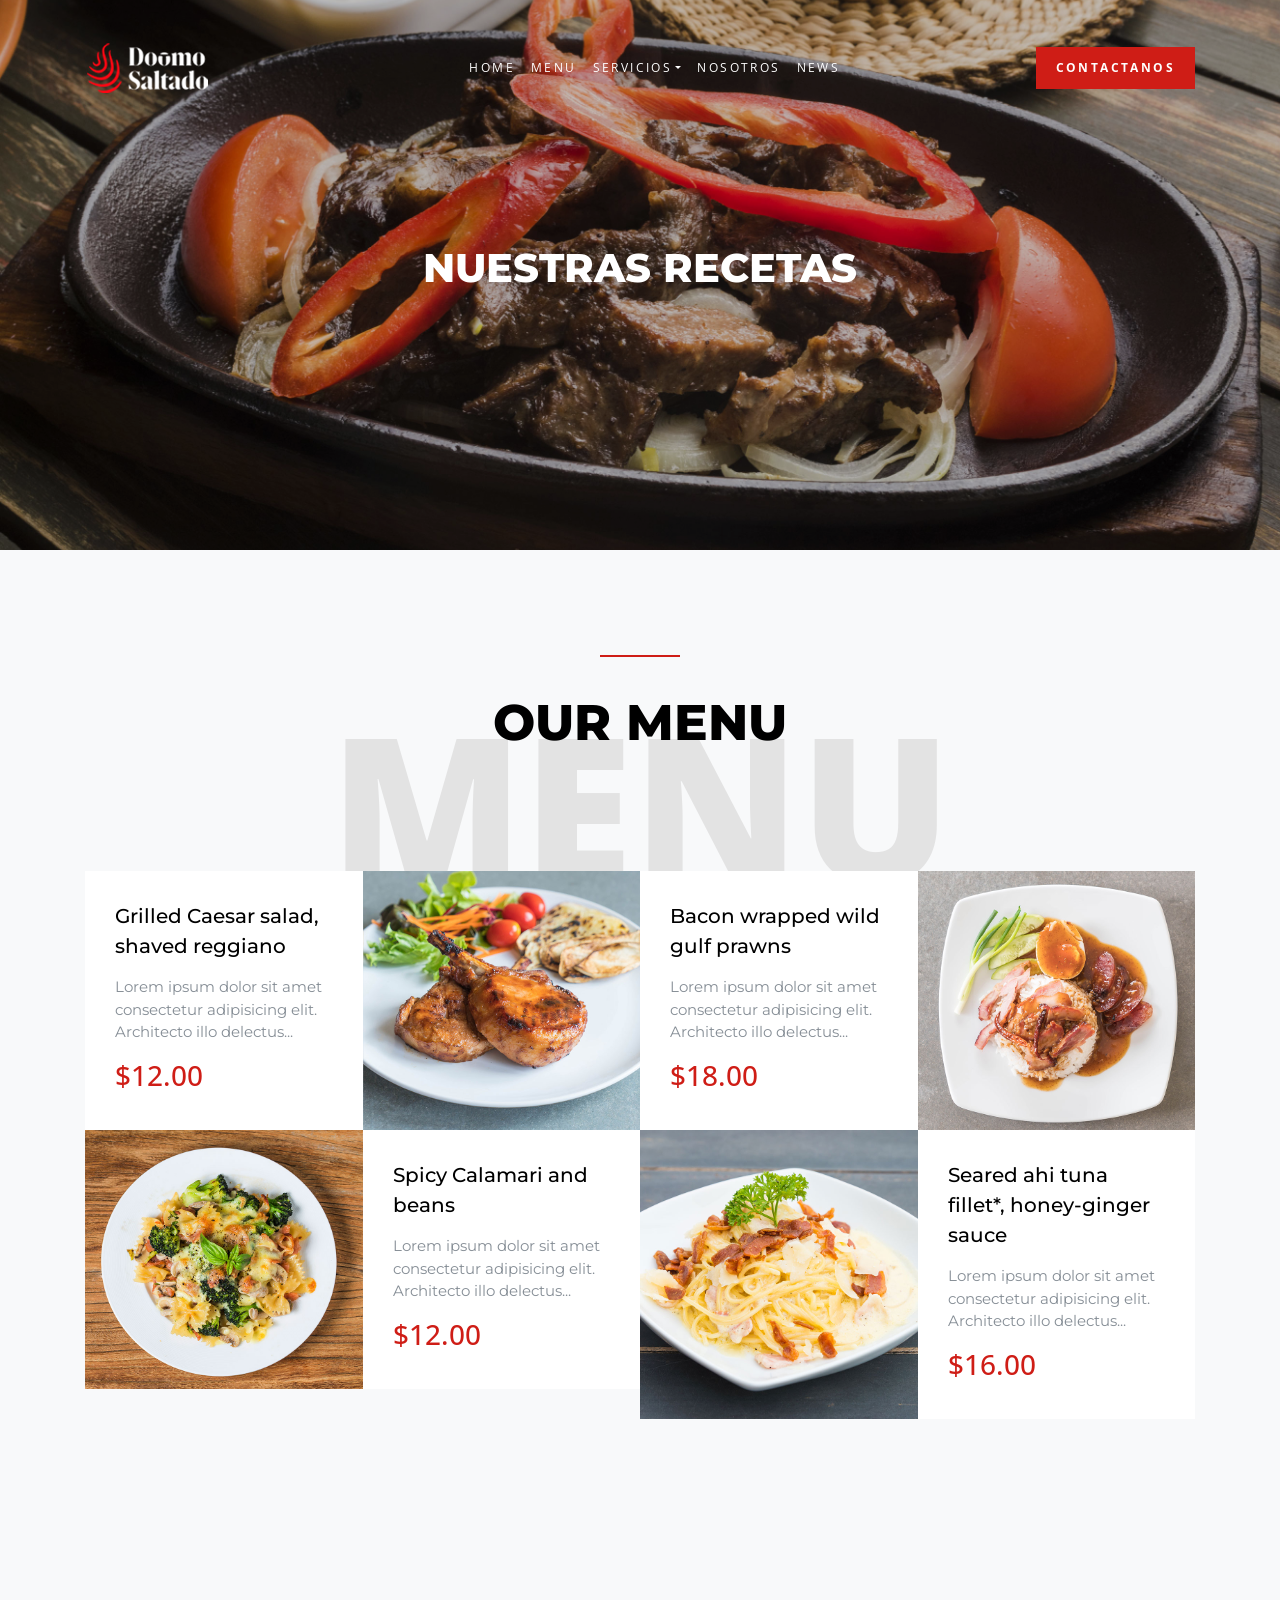
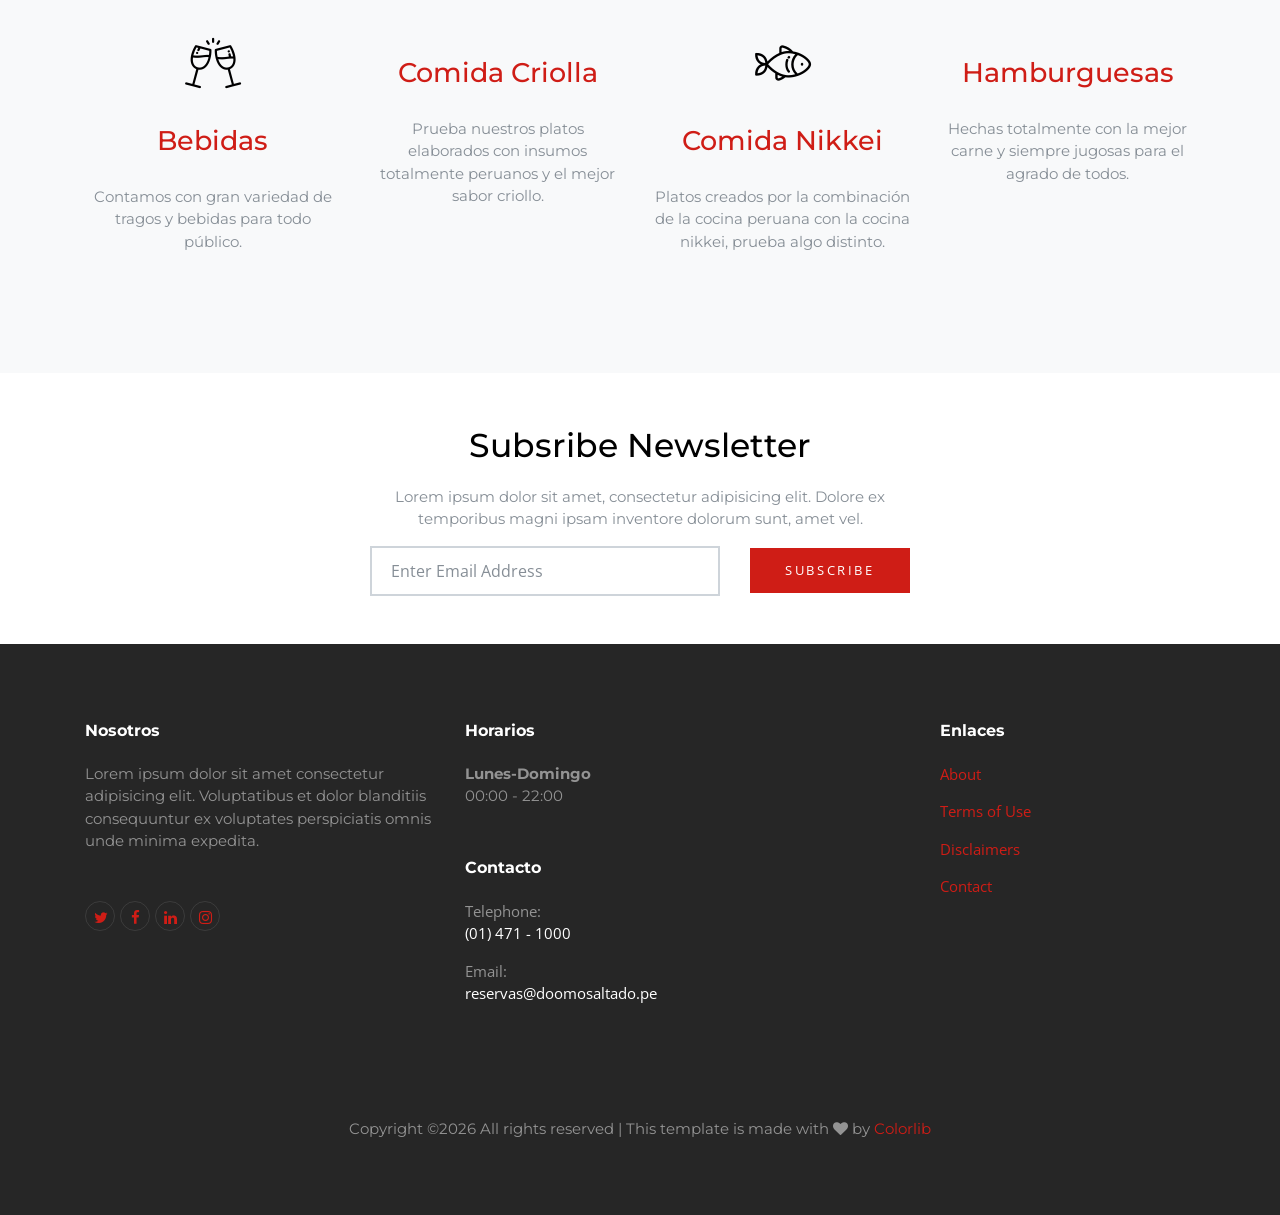
<file: menu.html>
<!doctype html>
<html lang="en">
  <head>
    <title>Menu - Doomo</title>
    <meta charset="utf-8">
    <meta name="viewport" content="width=device-width, initial-scale=1, shrink-to-fit=no">
    <!--ICON-->
    <link rel="icon" href="img/icono.png" type="image/png">
    
    <link href="https://fonts.googleapis.com/css2?family=Montserrat:ital,wght@0,100..900;1,100..900&display=swap" rel="stylesheet">
    <link href="https://fonts.googleapis.com/css?family=Open+Sans:300,400,700,800" rel="stylesheet">

    <link rel="stylesheet" href="css/bootstrap.css">
    <link rel="stylesheet" href="css/animate.css">
    <link rel="stylesheet" href="css/owl.carousel.min.css">

    <link rel="stylesheet" href="css/magnific-popup.css">

    <link rel='stylesheet' href='https://cdn-uicons.flaticon.com/3.0.0/uicons-thin-chubby/css/uicons-thin-chubby.css'>
    <link rel='stylesheet' href='https://cdn-uicons.flaticon.com/3.0.0/uicons-thin-rounded/css/uicons-thin-rounded.css'>

    <link rel="stylesheet" href="fonts/ionicons/css/ionicons.min.css">
    <link rel="stylesheet" href="fonts/fontawesome/css/font-awesome.min.css">
    <link rel="stylesheet" href="fonts/flaticons/font/flaticon.css">

    <!-- Theme Style -->
    <link rel="stylesheet" href="css/style.css">
    <!-- MY CSS -->
    <link rel="stylesheet" href="css/my-styles.css">
  </head>
  <body>
    
    <header role="banner">
      <nav class="navbar navbar-expand-md navbar-dark bg-dark">
        <div class="container">
          <a class="navbar-brand" href="index.html">
            <img src="img/DomoSaltado-logo.png">
          </a>
          <button class="navbar-toggler" type="button" data-toggle="collapse" data-target="#navbarsExample05" aria-controls="navbarsExample05" aria-expanded="false" aria-label="Toggle navigation">
            <span class="navbar-toggler-icon"></span>
          </button>

          <div class="collapse navbar-collapse" id="navbarsExample05">
            <ul class="navbar-nav ml-auto pl-lg-5 pl-0">
              <li class="nav-item">
                <a class="nav-link" href="index.html">Home</a>
              </li>
              <li class="nav-item">
                <a class="nav-link active" href="menu.html">Menu</a>
              </li>
              <li class="nav-item dropdown">
                <a class="nav-link dropdown-toggle" href="services.html" id="dropdown04" data-toggle="dropdown" aria-haspopup="true" aria-expanded="false">Servicios</a>
                <div class="dropdown-menu" aria-labelledby="dropdown04">
                  <a class="dropdown-item" href="services.html">Catering</a>
                  <a class="dropdown-item" href="services.html">Birthday Party</a>
                  <a class="dropdown-item" href="services.html">Wedding Party</a>
                </div>
              </li>
              <li class="nav-item">
                <a class="nav-link" href="about.html">Nosotros</a>
              </li>
              <li class="nav-item">
                <a class="nav-link" href="news.html">News</a>
              </li>
            </ul>

            <ul class="navbar-nav ml-auto">
              <li class="nav-item cta-btn">
                <a class="nav-link" href="contact.html">Contactanos</a>
              </li>
            </ul>
            
          </div>
        </div>
      </nav>
    </header>
    <!-- END header -->
    
    <section class="home-slider-loop-false  inner-page owl-carousel">
      <div class="slider-item" style="background-image: url('img/hero_2.jpg');">
        
        <div class="container">
          <div class="row slider-text align-items-center justify-content-center">
            <div class="col-md-8 text-center col-sm-12 element-animate">
              <h1>Nuestras Recetas</h1>
              
            </div>
          </div>
        </div>

      </div>

    </section>
    
    <section class="section bg-light element-animate">

      <div class="clearfix mb-5 pb-5">
        <div class="container-fluid">
          <div class="row">
            <div class="col-md-12 text-center heading-wrap">
              <h2>Our Menu</h2>
              <span class="back-text-dark">Menu</span>
            </div>
          </div>
        </div>
      </div>

      <div class="container">
        
        <div class="row no-gutters">
          <div class="col-md-6">
            <div class="sched d-block d-lg-flex">
              <div class="bg-image order-2" style="background-image: url('img/dishes_4.jpg');"></div>
              <div class="text order-1">
                <h3>Grilled Caesar salad, shaved reggiano</h3>
                <p>Lorem ipsum dolor sit amet consectetur adipisicing elit. Architecto illo delectus...</p>
                <p class="text-primary h3">$12.00</p>
              </div>
              
            </div>

            <div class="sched d-block d-lg-flex">
              <div class="bg-image" style="background-image: url('img/dishes_1.jpg');"></div>
              <div class="text">
                <h3>Spicy Calamari and beans</h3>
                <p>Lorem ipsum dolor sit amet consectetur adipisicing elit. Architecto illo delectus...</p>
                <p class="text-primary h3">$12.00</p>
                
              </div>
              
            </div>

          </div>

          <div class="col-md-6">
            <div class="sched d-block d-lg-flex">
              <div class="bg-image order-2" style="background-image: url('img/dishes_2.jpg');"></div>
              <div class="text order-1">
                <h3>Bacon wrapped wild gulf prawns</h3>
                <p>Lorem ipsum dolor sit amet consectetur adipisicing elit. Architecto illo delectus...</p>
                <p class="text-primary h3">$18.00</p>
                
              </div>
              
            </div>

            <div class="sched d-block d-lg-flex">
              <div class="bg-image" style="background-image: url('img/dishes_3.jpg');"></div>
              <div class="text">
                <h3>Seared ahi tuna fillet*, honey-ginger sauce</h3>
                <p>Lorem ipsum dolor sit amet consectetur adipisicing elit. Architecto illo delectus...</p>
                <p class="text-primary h3">$16.00</p>
                
              </div>
              
            </div>

          </div>
        </div>
        

      </div>
    </section> <!-- .section -->

    <section class="section bg-light element-animate">
      <div class="container">
        <div class="row">
          <div class="col-md-6 mb-4 mb-lg-0 col-lg-3 text-center">
                <span class="flaticon-cheers display-4 text-black d-block mb-4"></span>
            <h4 class="mb-4 text-primary">Bebidas</h4>
            <p>Contamos con gran variedad de tragos y bebidas para todo público.</p>
          </div>
          <div class="col-md-6 mb-4 mb-lg-0 col-lg-3 text-center">
            <span class="fi fi-tr-plate-eating display-4 text-black d-block mb-4"></span>
            <h4 class="mb-4 text-primary">Comida Criolla</h4>
            <p>Prueba nuestros platos elaborados con insumos totalmente peruanos y el mejor sabor criollo.</p>
          </div>
          <div class="col-md-6 mb-4 mb-lg-0 col-lg-3 text-center">
            <span class="flaticon-fish display-4 text-black d-block mb-4"></span>
            <h4 class="mb-4 text-primary">Comida Nikkei</h4>
            <p>Platos creados por la combinación de la cocina peruana con la cocina nikkei, prueba algo distinto.</p>
          </div>
          <div class="col-md-6 mb-4 mb-lg-0 col-lg-3 text-center">
            <span class="fi fi-tc-hamburger display-4 text-black d-block mb-4"></span>
            <h4 class="mb-4 text-primary">Hamburguesas</h4>
            <p>Hechas totalmente con la mejor carne y siempre jugosas para el agrado de todos.</p>
          </div>
        </div>
      </div>
    </section>
    
    
    <section class="py-5">
      <div class="container">
        <div class="row justify-content-center">
          <div class="col-lg-6 text-center">
            <div class="row">
              <div class="col-md-12">
                <h3>Subsribe Newsletter</h3>
                <p>Lorem ipsum dolor sit amet, consectetur adipisicing elit. Dolore ex temporibus magni ipsam inventore dolorum sunt, amet vel.</p>
              </div>

              <form action="" class="col-12">
                <div class="row align-items-center">
                <div class="col-md-8 mb-3 mb-md-0">
                  <input type="text" class="form-control" placeholder="Enter Email Address">
                </div>
                <div class="col-md-4">
                  <input type="submit" class="btn btn-primary btn-block" value="Subscribe">
                </div>
                </div>
              </form>
            </div>
          </div>
        </div>
      </div>
    </section>


    <footer class="site-footer" role="contentinfo">
      <div class="container">
        <div class="row mb-5">
          <div class="col-md-4 mb-5">
            <h3>Nosotros</h3>
            <p class="mb-5">Lorem ipsum dolor sit amet consectetur adipisicing elit. Voluptatibus et dolor blanditiis consequuntur ex voluptates perspiciatis omnis unde minima expedita.</p>
            <ul class="list-unstyled footer-link d-flex footer-social">
              <li><a href="#" class="p-2"><span class="fa fa-twitter"></span></a></li>
              <li><a href="#" class="p-2"><span class="fa fa-facebook"></span></a></li>
              <li><a href="#" class="p-2"><span class="fa fa-linkedin"></span></a></li>
              <li><a href="#" class="p-2"><span class="fa fa-instagram"></span></a></li>
            </ul>

          </div>
          <div class="col-md-5 mb-5">
            <div class="mb-5">
              <h3>Horarios</h3>
              <p><strong class="d-block">Lunes-Domingo</strong>00:00 - 22:00</p>
            </div>
            <div>
              <h3>Contacto</h3>
              <ul class="list-unstyled footer-link">
                <li class="d-block">
                <li class="d-block"><span class="d-block">Telephone:</span><span class="text-white">(01) 471 - 1000</span></li>
                <li class="d-block"><span class="d-block">Email:</span><span class="text-white">reservas@doomosaltado.pe</span></li>
              </ul>
            </div>
          </div>
          <div class="col-md-3 mb-5">
            <h3>Enlaces</h3>
            <ul class="list-unstyled footer-link">
              <li><a href="#">About</a></li>
              <li><a href="#">Terms of Use</a></li>
              <li><a href="#">Disclaimers</a></li>
              <li><a href="#">Contact</a></li>
            </ul>
          </div>
          <div class="col-md-3">
          
          </div>
        </div>
        <div class="row">
          <div class="col-12 text-md-center text-left">
            <p><!-- Link back to Colorlib can't be removed. Template is licensed under CC BY 3.0. -->
        Copyright &copy;<script>document.write(new Date().getFullYear());</script> All rights reserved | This template is made with <i class="fa fa-heart" aria-hidden="true"></i> by <a href="https://colorlib.com" target="_blank" >Colorlib</a>
        <!-- Link back to Colorlib can't be removed. Template is licensed under CC BY 3.0. --></p>
          </div>
        </div>
      </div>
    </footer>
    <!-- END footer -->

    <!-- loader -->
    <div id="loader" class="show fullscreen"><svg class="circular" width="48px" height="48px"><circle class="path-bg" cx="24" cy="24" r="22" fill="none" stroke-width="4" stroke="#eeeeee"/><circle class="path" cx="24" cy="24" r="22" fill="none" stroke-width="4" stroke-miterlimit="10" stroke="#cf1d16"/></svg></div>

    <script src="js/jquery-3.2.1.min.js"></script>
    <script src="js/popper.min.js"></script>
    <script src="js/bootstrap.min.js"></script>
    <script src="js/owl.carousel.min.js"></script>
    <script src="js/jquery.waypoints.min.js"></script>

    <script src="js/jquery.magnific-popup.min.js"></script>
    <script src="js/magnific-popup-options.js"></script>
    

    <script src="js/main.js"></script>
  </body>
</html>
</file>
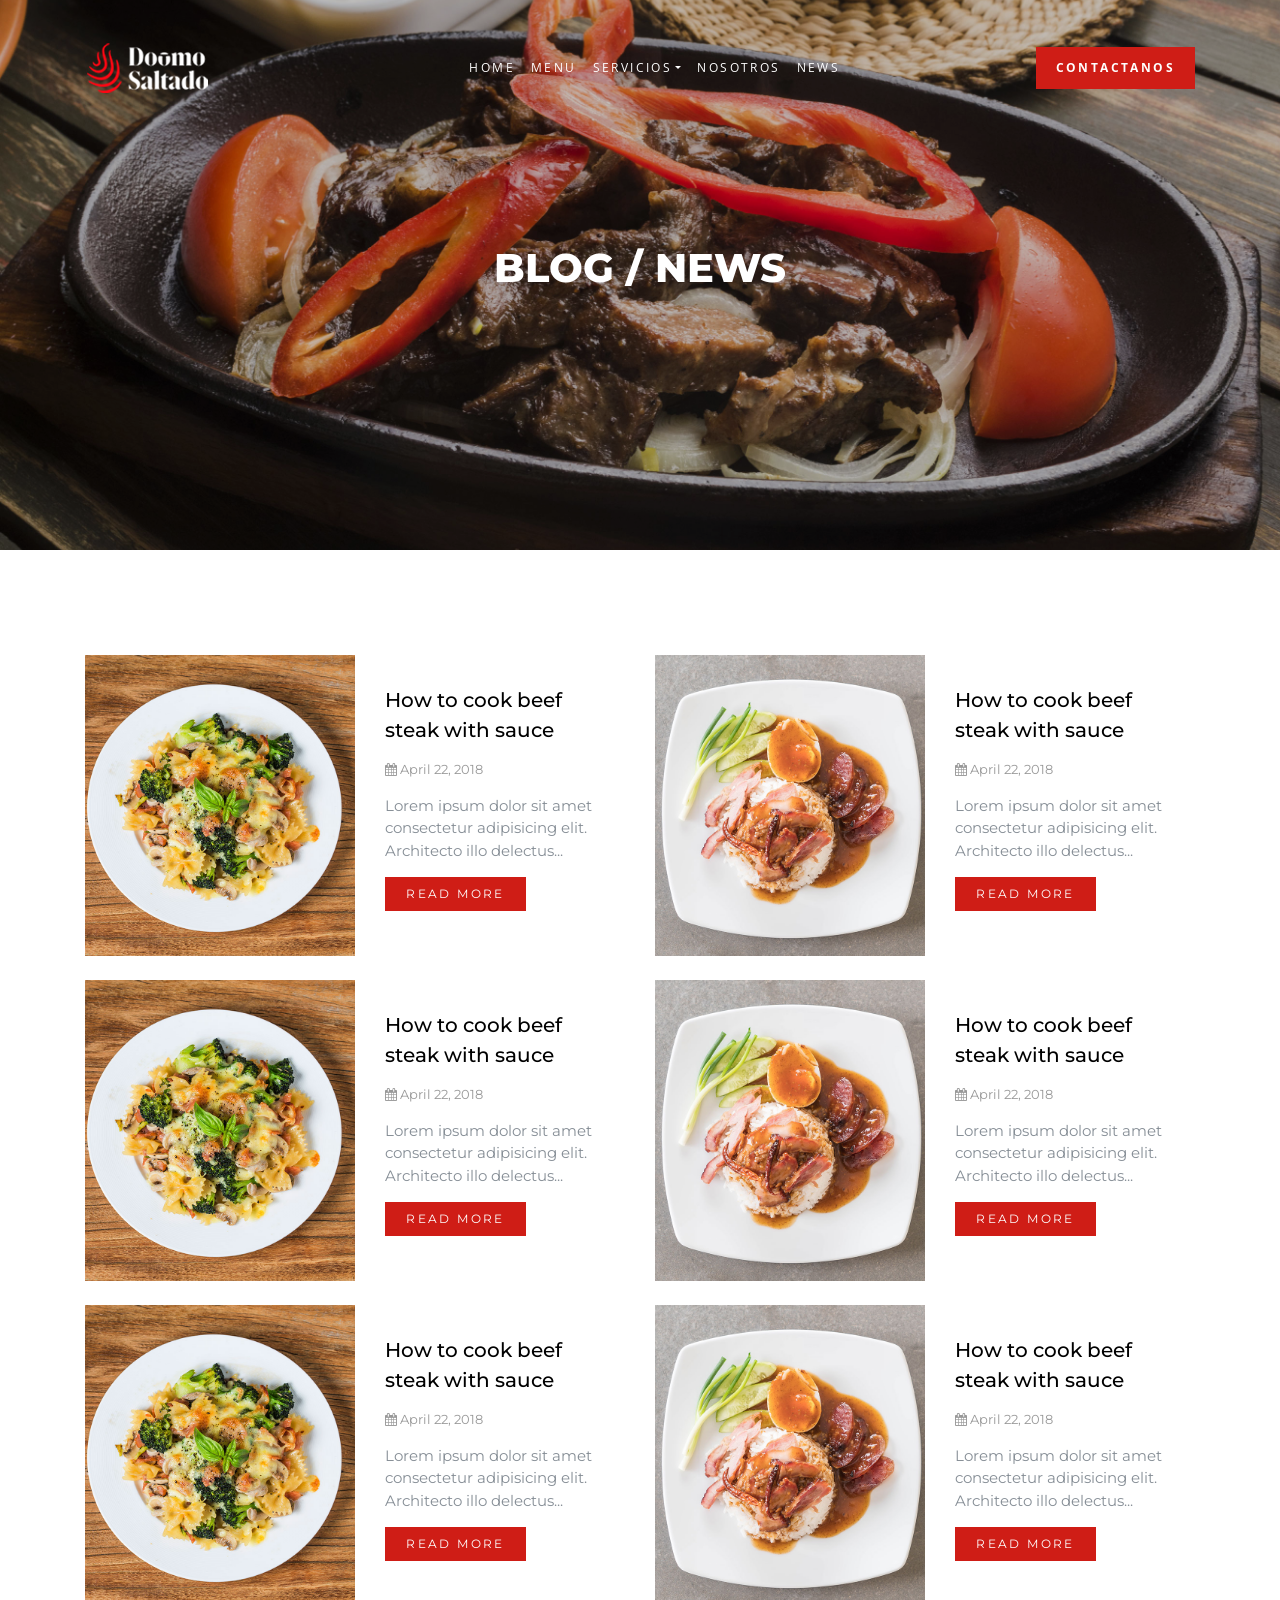
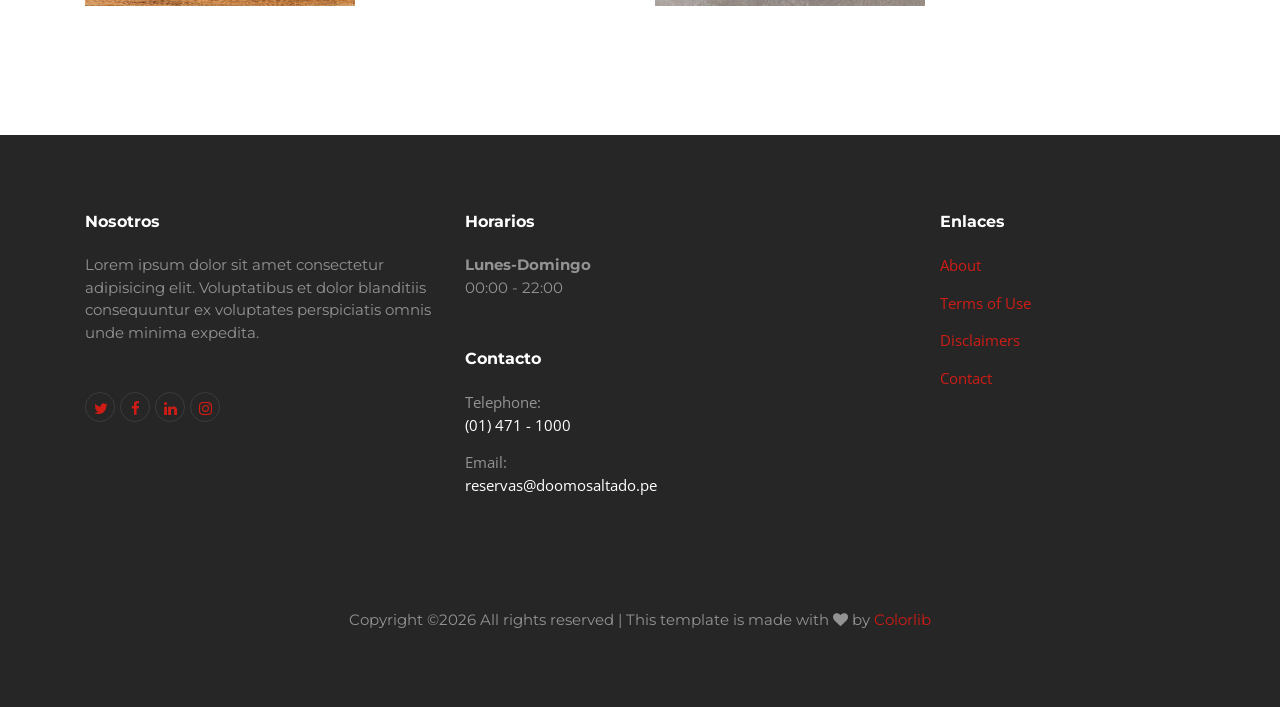
<file: news.html>
<!doctype html>
<html lang="en">
  <head>
    <title>News - Doomo</title>
    <meta charset="utf-8">
    <meta name="viewport" content="width=device-width, initial-scale=1, shrink-to-fit=no">
    <!--ICON-->
    <link rel="icon" href="img/icono.png" type="image/png">
    
    <link href="https://fonts.googleapis.com/css2?family=Montserrat:ital,wght@0,100..900;1,100..900&display=swap" rel="stylesheet">
    <link href="https://fonts.googleapis.com/css?family=Open+Sans:300,400,700,800" rel="stylesheet">

    <link rel="stylesheet" href="css/bootstrap.css">
    <link rel="stylesheet" href="css/animate.css">
    <link rel="stylesheet" href="css/owl.carousel.min.css">

    <link rel="stylesheet" href="css/magnific-popup.css">

    <link rel='stylesheet' href='https://cdn-uicons.flaticon.com/3.0.0/uicons-thin-chubby/css/uicons-thin-chubby.css'>
    <link rel='stylesheet' href='https://cdn-uicons.flaticon.com/3.0.0/uicons-thin-rounded/css/uicons-thin-rounded.css'>

    <link rel="stylesheet" href="fonts/ionicons/css/ionicons.min.css">
    <link rel="stylesheet" href="fonts/fontawesome/css/font-awesome.min.css">
    <link rel="stylesheet" href="fonts/flaticons/font/flaticon.css">

    <!-- Theme Style -->
    <link rel="stylesheet" href="css/style.css">
    <!-- MY CSS -->
    <link rel="stylesheet" href="css/my-styles.css">
  </head>
  <body>
    
    <header role="banner">
      <nav class="navbar navbar-expand-md navbar-dark bg-dark">
        <div class="container">
          <a class="navbar-brand" href="index.html">
            <img src="img/DomoSaltado-logo.png">
          </a>
          <button class="navbar-toggler" type="button" data-toggle="collapse" data-target="#navbarsExample05" aria-controls="navbarsExample05" aria-expanded="false" aria-label="Toggle navigation">
            <span class="navbar-toggler-icon"></span>
          </button>

          <div class="collapse navbar-collapse" id="navbarsExample05">
            <ul class="navbar-nav ml-auto pl-lg-5 pl-0">
              <li class="nav-item">
                <a class="nav-link" href="index.html">Home</a>
              </li>
              <li class="nav-item">
                <a class="nav-link" href="menu.html">Menu</a>
              </li>
              <li class="nav-item dropdown">
                <a class="nav-link dropdown-toggle" href="services.html" id="dropdown04" data-toggle="dropdown" aria-haspopup="true" aria-expanded="false">Servicios</a>
                <div class="dropdown-menu" aria-labelledby="dropdown04">
                  <a class="dropdown-item" href="services.html">Catering</a>
                  <a class="dropdown-item" href="services.html">Birthday Party</a>
                  <a class="dropdown-item" href="services.html">Wedding Party</a>
                </div>
              </li>
              <li class="nav-item">
                <a class="nav-link" href="about.html">Nosotros</a>
              </li>
              <li class="nav-item">
                <a class="nav-link active" href="news.html">News</a>
              </li>
            </ul>

            <ul class="navbar-nav ml-auto">
              <li class="nav-item cta-btn">
                <a class="nav-link" href="contact.html">Contactanos</a>
              </li>
            </ul>
            
          </div>
        </div>
      </nav>
    </header>
    <!-- END header -->
    
    <section class="home-slider-loop-false  inner-page owl-carousel">
      <div class="slider-item" style="background-image: url('img/hero_2.jpg');">
        
        <div class="container">
          <div class="row slider-text align-items-center justify-content-center">
            <div class="col-md-8 text-center col-sm-12 element-animate">
              <h1>Blog / News</h1>
              
            </div>
          </div>
        </div>

      </div>

    </section>


    <section class="section element-animate">
      
      <div class="container">
        <div class="row">
          <div class="col-md-6 mb-4">
            <div class="blog d-block d-lg-flex">
              <div class="bg-image" style="background-image: url('img/dishes_1.jpg');"></div>
              <div class="text">
                <h3>How to cook beef steak with sauce</h3>
                <p class="sched-time">
                  <span><span class="fa fa-calendar"></span> April 22, 2018</span> <br>
                </p>
                <p>Lorem ipsum dolor sit amet consectetur adipisicing elit. Architecto illo delectus...</p>
                
                <p><a href="single.html" class="btn btn-primary btn-sm">Read More</a></p>
                
              </div>
              
            </div>
          </div>
          <div class="col-md-6 mb-4">
            <div class="blog d-block d-lg-flex">
              <div class="bg-image" style="background-image: url('img/dishes_2.jpg');"></div>
              <div class="text">
                <h3>How to cook beef steak with sauce</h3>
                <p class="sched-time">
                  <span><span class="fa fa-calendar"></span> April 22, 2018</span> <br>
                </p>
                <p>Lorem ipsum dolor sit amet consectetur adipisicing elit. Architecto illo delectus...</p>
                
                <p><a href="single.html" class="btn btn-primary btn-sm">Read More</a></p>
                
              </div>
              
            </div>
          </div>

          <div class="col-md-6 mb-4">
            <div class="blog d-block d-lg-flex">
              <div class="bg-image" style="background-image: url('img/dishes_1.jpg');"></div>
              <div class="text">
                <h3>How to cook beef steak with sauce</h3>
                <p class="sched-time">
                  <span><span class="fa fa-calendar"></span> April 22, 2018</span> <br>
                </p>
                <p>Lorem ipsum dolor sit amet consectetur adipisicing elit. Architecto illo delectus...</p>
                
                <p><a href="single.html" class="btn btn-primary btn-sm">Read More</a></p>
                
              </div>
              
            </div>
          </div>
          <div class="col-md-6 mb-4">
            <div class="blog d-block d-lg-flex">
              <div class="bg-image" style="background-image: url('img/dishes_2.jpg');"></div>
              <div class="text">
                <h3>How to cook beef steak with sauce</h3>
                <p class="sched-time">
                  <span><span class="fa fa-calendar"></span> April 22, 2018</span> <br>
                </p>
                <p>Lorem ipsum dolor sit amet consectetur adipisicing elit. Architecto illo delectus...</p>
                
                <p><a href="single.html" class="btn btn-primary btn-sm">Read More</a></p>
                
              </div>
              
            </div>
          </div>

          <div class="col-md-6 mb-4">
            <div class="blog d-block d-lg-flex">
              <div class="bg-image" style="background-image: url('img/dishes_1.jpg');"></div>
              <div class="text">
                <h3>How to cook beef steak with sauce</h3>
                <p class="sched-time">
                  <span><span class="fa fa-calendar"></span> April 22, 2018</span> <br>
                </p>
                <p>Lorem ipsum dolor sit amet consectetur adipisicing elit. Architecto illo delectus...</p>
                
                <p><a href="single.html" class="btn btn-primary btn-sm">Read More</a></p>
                
              </div>
              
            </div>
          </div>
          <div class="col-md-6 mb-4">
            <div class="blog d-block d-lg-flex">
              <div class="bg-image" style="background-image: url('img/dishes_2.jpg');"></div>
              <div class="text">
                <h3>How to cook beef steak with sauce</h3>
                <p class="sched-time">
                  <span><span class="fa fa-calendar"></span> April 22, 2018</span> <br>
                </p>
                <p>Lorem ipsum dolor sit amet consectetur adipisicing elit. Architecto illo delectus...</p>
                
                <p><a href="single.html" class="btn btn-primary btn-sm">Read More</a></p>
                
              </div>
              
            </div>
          </div>
        </div>
      </div>

    </section> <!-- .section -->

    

    

    <footer class="site-footer" role="contentinfo">
      <div class="container">
        <div class="row mb-5">
          <div class="col-md-4 mb-5">
            <h3>Nosotros</h3>
            <p class="mb-5">Lorem ipsum dolor sit amet consectetur adipisicing elit. Voluptatibus et dolor blanditiis consequuntur ex voluptates perspiciatis omnis unde minima expedita.</p>
            <ul class="list-unstyled footer-link d-flex footer-social">
              <li><a href="#" class="p-2"><span class="fa fa-twitter"></span></a></li>
              <li><a href="#" class="p-2"><span class="fa fa-facebook"></span></a></li>
              <li><a href="#" class="p-2"><span class="fa fa-linkedin"></span></a></li>
              <li><a href="#" class="p-2"><span class="fa fa-instagram"></span></a></li>
            </ul>

          </div>
          <div class="col-md-5 mb-5">
            <div class="mb-5">
              <h3>Horarios</h3>
              <p><strong class="d-block">Lunes-Domingo</strong>00:00 - 22:00</p>
            </div>
            <div>
              <h3>Contacto</h3>
              <ul class="list-unstyled footer-link">
                <li class="d-block">
                <li class="d-block"><span class="d-block">Telephone:</span><span class="text-white">(01) 471 - 1000</span></li>
                <li class="d-block"><span class="d-block">Email:</span><span class="text-white">reservas@doomosaltado.pe</span></li>
            </div>
          </div>
          <div class="col-md-3 mb-5">
            <h3>Enlaces</h3>
            <ul class="list-unstyled footer-link">
              <li><a href="#">About</a></li>
              <li><a href="#">Terms of Use</a></li>
              <li><a href="#">Disclaimers</a></li>
              <li><a href="#">Contact</a></li>
            </ul>
          </div>
          <div class="col-md-3">
          
          </div>
        </div>
        <div class="row">
          <div class="col-12 text-md-center text-left">
            <p><!-- Link back to Colorlib can't be removed. Template is licensed under CC BY 3.0. -->
        Copyright &copy;<script>document.write(new Date().getFullYear());</script> All rights reserved | This template is made with <i class="fa fa-heart" aria-hidden="true"></i> by <a href="https://colorlib.com" target="_blank" >Colorlib</a>
        <!-- Link back to Colorlib can't be removed. Template is licensed under CC BY 3.0. --></p>
          </div>
        </div>
      </div>
    </footer>
    <!-- END footer -->

    <!-- loader -->
    <div id="loader" class="show fullscreen"><svg class="circular" width="48px" height="48px"><circle class="path-bg" cx="24" cy="24" r="22" fill="none" stroke-width="4" stroke="#eeeeee"/><circle class="path" cx="24" cy="24" r="22" fill="none" stroke-width="4" stroke-miterlimit="10" stroke="#cf1d16"/></svg></div>

    <script src="js/jquery-3.2.1.min.js"></script>
    <script src="js/popper.min.js"></script>
    <script src="js/bootstrap.min.js"></script>
    <script src="js/owl.carousel.min.js"></script>
    <script src="js/jquery.waypoints.min.js"></script>

    <script src="js/jquery.magnific-popup.min.js"></script>
    <script src="js/magnific-popup-options.js"></script>
    

    <script src="js/main.js"></script>
  </body>
</html>
</file>
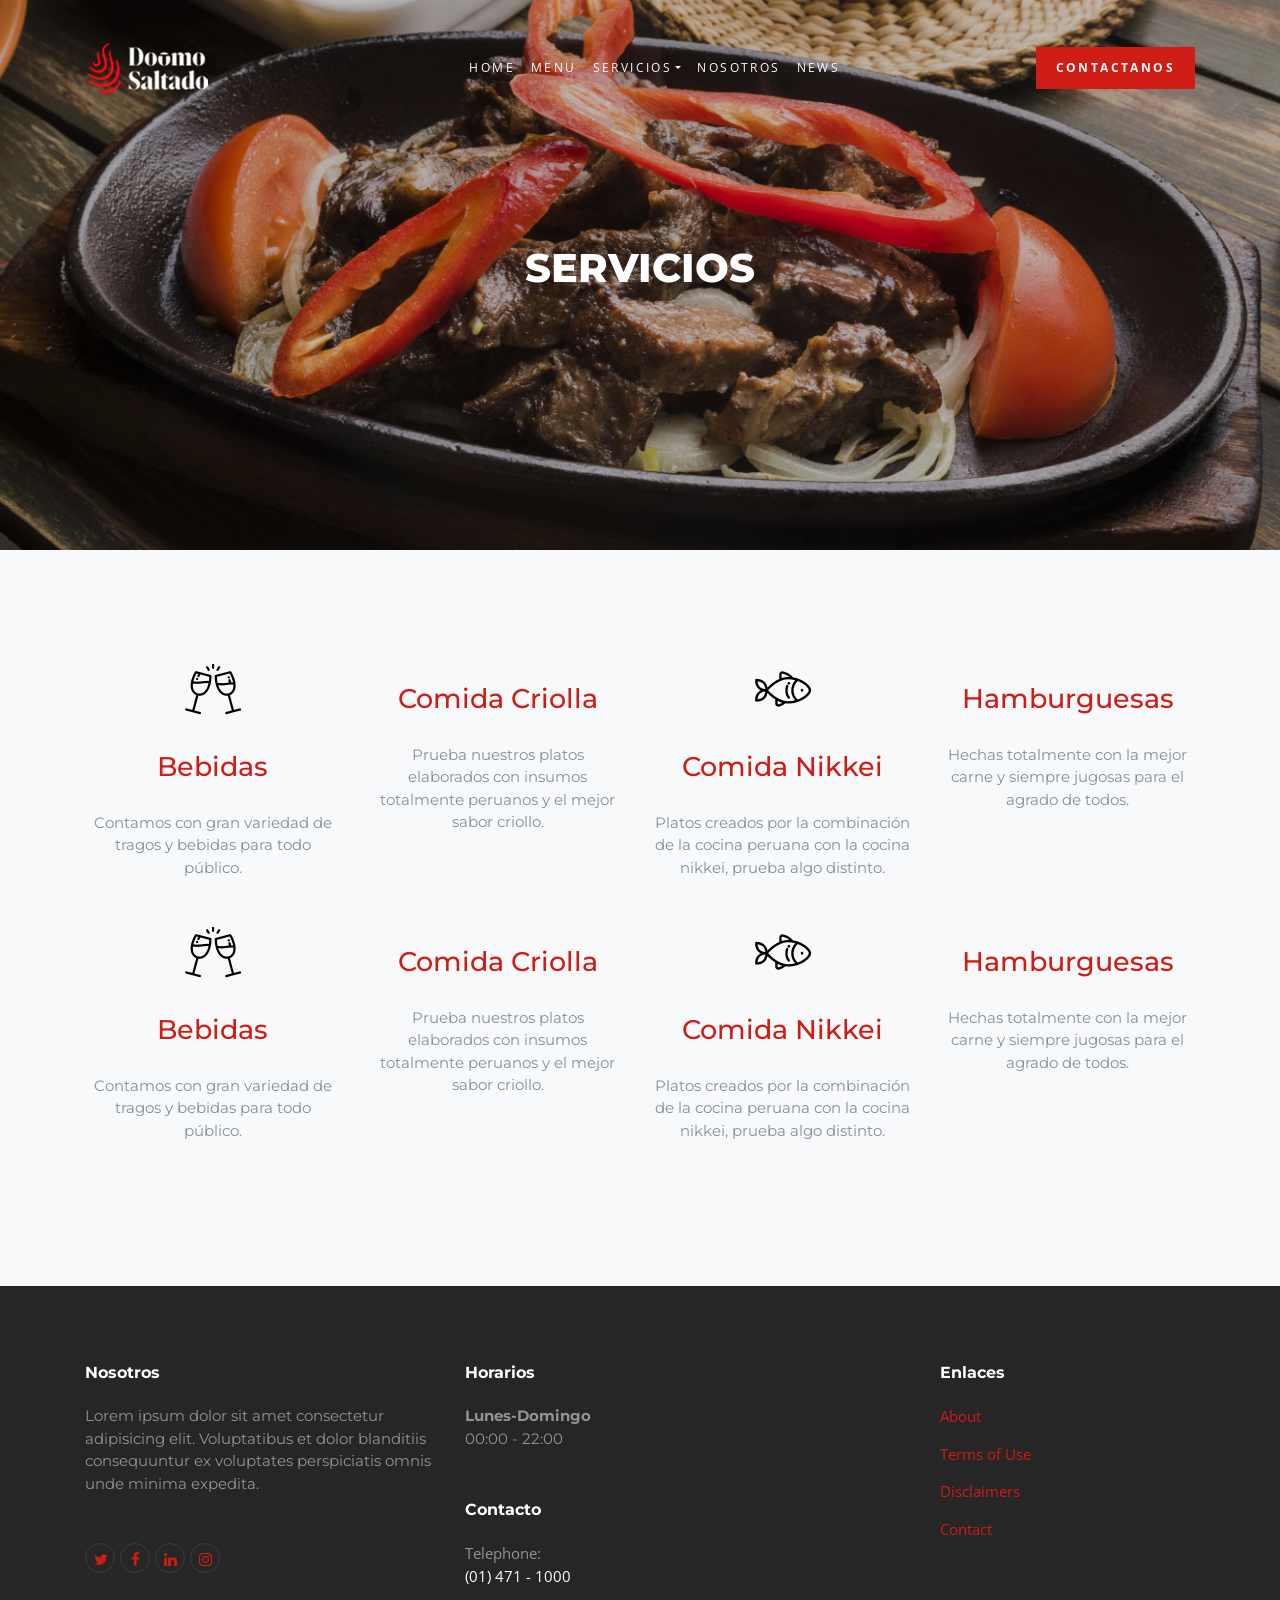
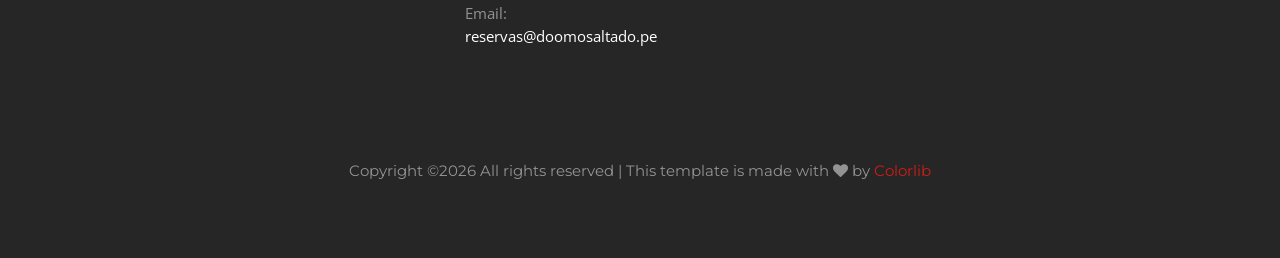
<file: services.html>
<!doctype html>
<html lang="en">
  <head>
    <title>Servicios - Doomo</title>
    <meta charset="utf-8">
    <meta name="viewport" content="width=device-width, initial-scale=1, shrink-to-fit=no">
    <!--ICON-->
    <link rel="icon" href="img/icono.png" type="image/png">
    
    <link href="https://fonts.googleapis.com/css2?family=Montserrat:ital,wght@0,100..900;1,100..900&display=swap" rel="stylesheet">
    <link href="https://fonts.googleapis.com/css?family=Open+Sans:300,400,700,800" rel="stylesheet">

    <link rel="stylesheet" href="css/bootstrap.css">
    <link rel="stylesheet" href="css/animate.css">
    <link rel="stylesheet" href="css/owl.carousel.min.css">

    <link rel="stylesheet" href="css/magnific-popup.css">

    <link rel='stylesheet' href='https://cdn-uicons.flaticon.com/3.0.0/uicons-thin-chubby/css/uicons-thin-chubby.css'>
    <link rel='stylesheet' href='https://cdn-uicons.flaticon.com/3.0.0/uicons-thin-rounded/css/uicons-thin-rounded.css'>

    <link rel="stylesheet" href="fonts/ionicons/css/ionicons.min.css">
    <link rel="stylesheet" href="fonts/fontawesome/css/font-awesome.min.css">
    <link rel="stylesheet" href="fonts/flaticons/font/flaticon.css">

    <!-- Theme Style -->
    <link rel="stylesheet" href="css/style.css">
    <!-- MY CSS -->
    <link rel="stylesheet" href="css/my-styles.css">
  </head>
  <body>
    
    <header role="banner">
      <nav class="navbar navbar-expand-md navbar-dark bg-dark">
        <div class="container">
          <a class="navbar-brand" href="index.html">
            <img src="img/DomoSaltado-logo.png">
          </a>
          <button class="navbar-toggler" type="button" data-toggle="collapse" data-target="#navbarsExample05" aria-controls="navbarsExample05" aria-expanded="false" aria-label="Toggle navigation">
            <span class="navbar-toggler-icon"></span>
          </button>

          <div class="collapse navbar-collapse" id="navbarsExample05">
            <ul class="navbar-nav ml-auto pl-lg-5 pl-0">
              <li class="nav-item">
                <a class="nav-link" href="index.html">Home</a>
              </li>
              <li class="nav-item">
                <a class="nav-link" href="menu.html">Menu</a>
              </li>
              <li class="nav-item dropdown">
                <a class="nav-link dropdown-toggle" href="services.html" id="dropdown04" data-toggle="dropdown" aria-haspopup="true" aria-expanded="false">Servicios</a>
                <div class="dropdown-menu" aria-labelledby="dropdown04">
                  <a class="dropdown-item" href="services.html">Catering</a>
                  <a class="dropdown-item" href="services.html">Birthday Party</a>
                  <a class="dropdown-item" href="services.html">Wedding Party</a>
                </div>
              </li>
              <li class="nav-item">
                <a class="nav-link active" href="about.html">Nosotros</a>
              </li>
              <li class="nav-item">
                <a class="nav-link" href="news.html">News</a>
              </li>
            </ul>

            <ul class="navbar-nav ml-auto">
              <li class="nav-item cta-btn">
                <a class="nav-link" href="contact.html">Contactanos</a>
              </li>
            </ul>
            
          </div>
        </div>
      </nav>
    </header>
    <!-- END header -->
    
    <section class="home-slider-loop-false  inner-page owl-carousel">
      <div class="slider-item" style="background-image: url('img/hero_2.jpg');">
        
        <div class="container">
          <div class="row slider-text align-items-center justify-content-center">
            <div class="col-md-8 text-center col-sm-12 element-animate">
              <h1>Servicios</h1>
              
            </div>
          </div>
        </div>

      </div>

    </section>
    

    <section class="section bg-light element-animate">
      <div class="container">
        <div class="row">
          <div class="col-md-6 mb-4 mb-lg-4 col-lg-3 text-center">
                <span class="flaticon-cheers display-4 text-black d-block mb-4"></span>
            <h4 class="mb-4 text-primary">Bebidas</h4>
            <p>Contamos con gran variedad de tragos y bebidas para todo público.</p>
          </div>
          <div class="col-md-6 mb-4 mb-lg-0 col-lg-3 text-center">
            <span class="fi fi-tr-plate-eating display-4 text-black d-block mb-4"></span>
            <h4 class="mb-4 text-primary">Comida Criolla</h4>
            <p>Prueba nuestros platos elaborados con insumos totalmente peruanos y el mejor sabor criollo.</p>
          </div>
          <div class="col-md-6 mb-4 mb-lg-0 col-lg-3 text-center">
            <span class="flaticon-fish display-4 text-black d-block mb-4"></span>
            <h4 class="mb-4 text-primary">Comida Nikkei</h4>
            <p>Platos creados por la combinación de la cocina peruana con la cocina nikkei, prueba algo distinto.</p>
          </div>
          <div class="col-md-6 mb-4 mb-lg-0 col-lg-3 text-center">
            <span class="fi fi-tc-hamburger display-4 text-black d-block mb-4"></span>
            <h4 class="mb-4 text-primary">Hamburguesas</h4>
            <p>Hechas totalmente con la mejor carne y siempre jugosas para el agrado de todos.</p>
          </div>

          <div class="col-md-6 mb-4 mb-lg-4 col-lg-3 text-center">
                <span class="flaticon-cheers display-4 text-black d-block mb-4"></span>
            <h4 class="mb-4 text-primary">Bebidas</h4>
            <p>Contamos con gran variedad de tragos y bebidas para todo público.</p>
          </div>
          <div class="col-md-6 mb-4 mb-lg-0 col-lg-3 text-center">
            <span class="fi fi-tr-plate-eating display-4 text-black d-block mb-4"></span>
            <h4 class="mb-4 text-primary">Comida Criolla</h4>
            <p>Prueba nuestros platos elaborados con insumos totalmente peruanos y el mejor sabor criollo.</p>
          </div>
          <div class="col-md-6 mb-4 mb-lg-0 col-lg-3 text-center">
            <span class="flaticon-fish display-4 text-black d-block mb-4"></span>
            <h4 class="mb-4 text-primary">Comida Nikkei</h4>
            <p>Platos creados por la combinación de la cocina peruana con la cocina nikkei, prueba algo distinto.</p>
          </div>
          <div class="col-md-6 mb-4 mb-lg-0 col-lg-3 text-center">
            <span class="fi fi-tc-hamburger display-4 text-black d-block mb-4"></span>
            <h4 class="mb-4 text-primary">Hamburguesas</h4>
            <p>Hechas totalmente con la mejor carne y siempre jugosas para el agrado de todos.</p>
          </div>

        </div>
      </div>
    </section>


    <footer class="site-footer" role="contentinfo">
      <div class="container">
        <div class="row mb-5">
          <div class="col-md-4 mb-5">
            <h3>Nosotros</h3>
            <p class="mb-5">Lorem ipsum dolor sit amet consectetur adipisicing elit. Voluptatibus et dolor blanditiis consequuntur ex voluptates perspiciatis omnis unde minima expedita.</p>
            <ul class="list-unstyled footer-link d-flex footer-social">
              <li><a href="#" class="p-2"><span class="fa fa-twitter"></span></a></li>
              <li><a href="#" class="p-2"><span class="fa fa-facebook"></span></a></li>
              <li><a href="#" class="p-2"><span class="fa fa-linkedin"></span></a></li>
              <li><a href="#" class="p-2"><span class="fa fa-instagram"></span></a></li>
            </ul>

          </div>
          <div class="col-md-5 mb-5">
            <div class="mb-5">
              <h3>Horarios</h3>
              <p><strong class="d-block">Lunes-Domingo</strong>00:00 - 22:00</p>
            </div>
            <div>
              <h3>Contacto</h3>
              <ul class="list-unstyled footer-link">
                <li class="d-block">
                <li class="d-block"><span class="d-block">Telephone:</span><span class="text-white">(01) 471 - 1000</span></li>
                <li class="d-block"><span class="d-block">Email:</span><span class="text-white">reservas@doomosaltado.pe</span></li>
              </ul>
            </div>
          </div>
          <div class="col-md-3 mb-5">
            <h3>Enlaces</h3>
            <ul class="list-unstyled footer-link">
              <li><a href="#">About</a></li>
              <li><a href="#">Terms of Use</a></li>
              <li><a href="#">Disclaimers</a></li>
              <li><a href="#">Contact</a></li>
            </ul>
          </div>
          <div class="col-md-3">
          
          </div>
        </div>
        <div class="row">
          <div class="col-12 text-md-center text-left">
            <p><!-- Link back to Colorlib can't be removed. Template is licensed under CC BY 3.0. -->
        Copyright &copy;<script>document.write(new Date().getFullYear());</script> All rights reserved | This template is made with <i class="fa fa-heart" aria-hidden="true"></i> by <a href="https://colorlib.com" target="_blank" >Colorlib</a>
        <!-- Link back to Colorlib can't be removed. Template is licensed under CC BY 3.0. --></p>
          </div>
        </div>
      </div>
    </footer>
    <!-- END footer -->

    <!-- loader -->
    <div id="loader" class="show fullscreen"><svg class="circular" width="48px" height="48px"><circle class="path-bg" cx="24" cy="24" r="22" fill="none" stroke-width="4" stroke="#eeeeee"/><circle class="path" cx="24" cy="24" r="22" fill="none" stroke-width="4" stroke-miterlimit="10" stroke="#cf1d16"/></svg></div>

    <script src="js/jquery-3.2.1.min.js"></script>
    <script src="js/popper.min.js"></script>
    <script src="js/bootstrap.min.js"></script>
    <script src="js/owl.carousel.min.js"></script>
    <script src="js/jquery.waypoints.min.js"></script>

    <script src="js/jquery.magnific-popup.min.js"></script>
    <script src="js/magnific-popup-options.js"></script>
    

    <script src="js/main.js"></script>
  </body>
</html>
</file>
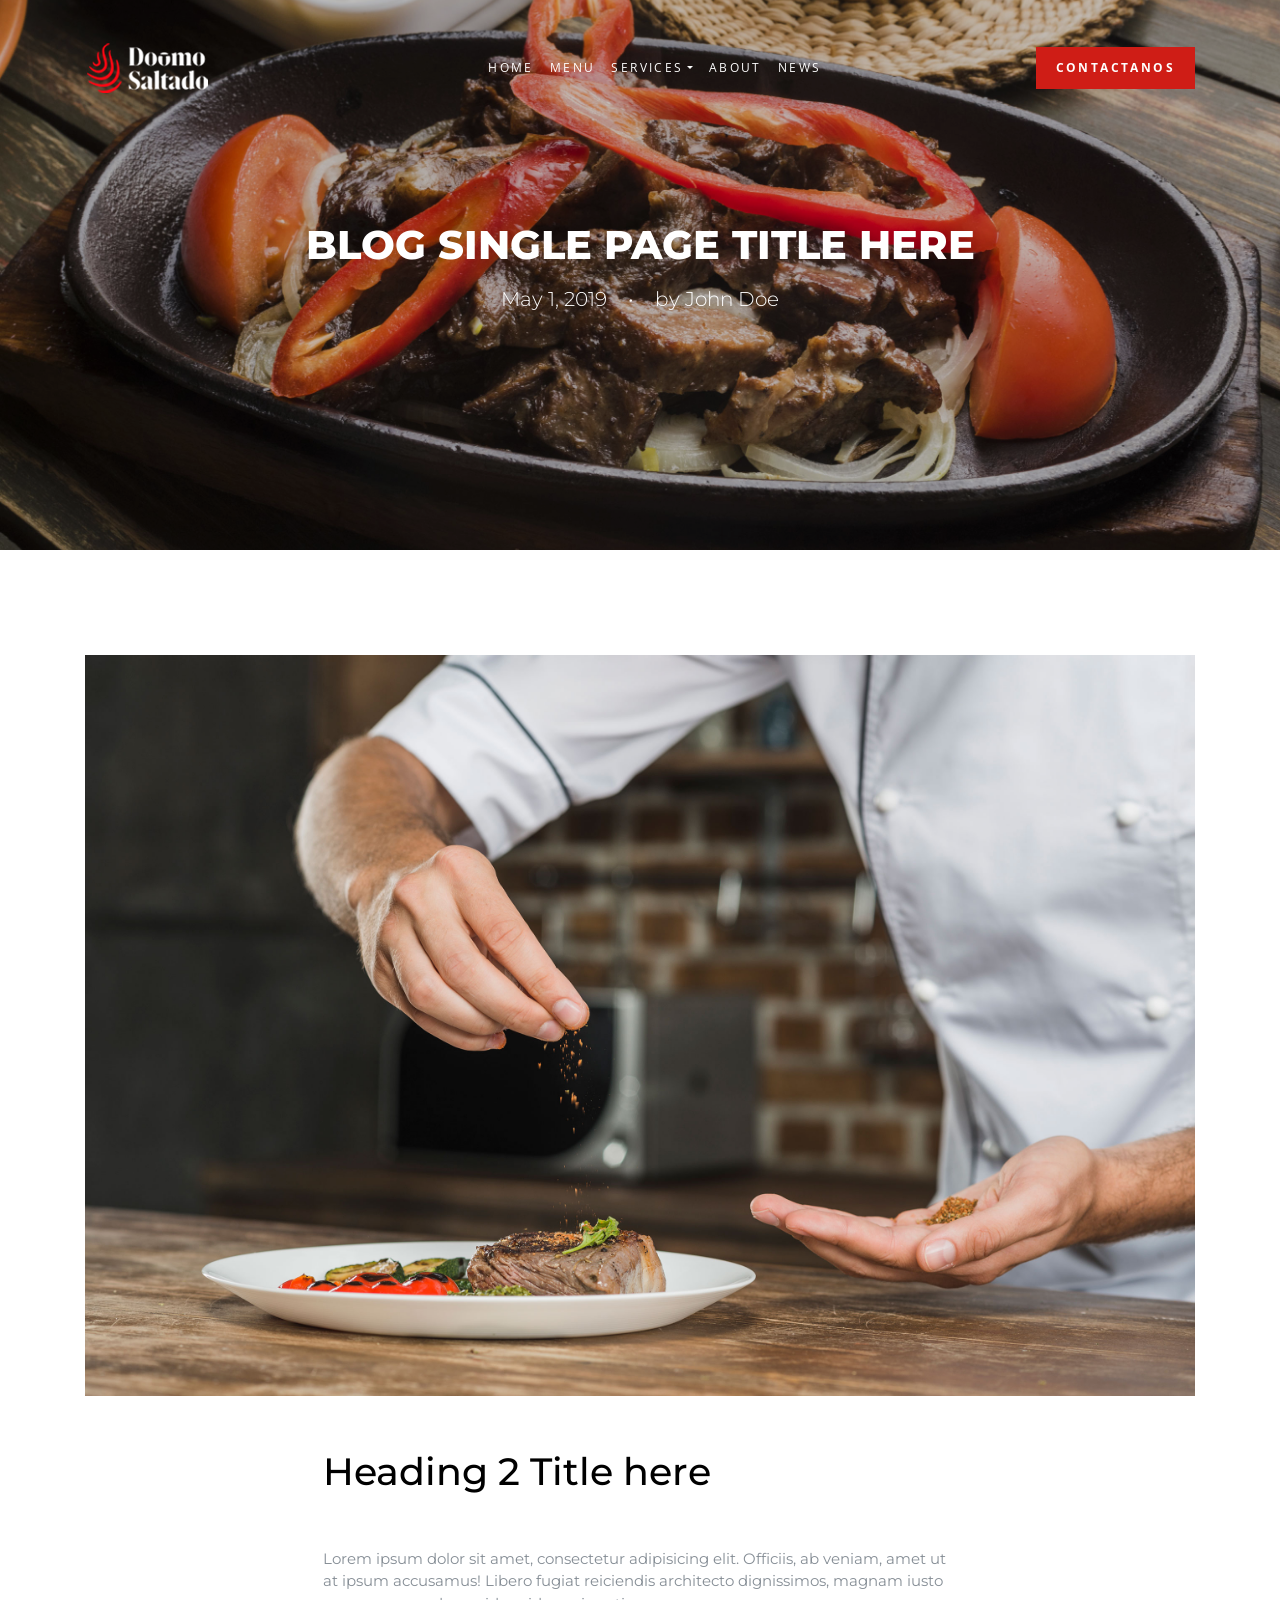
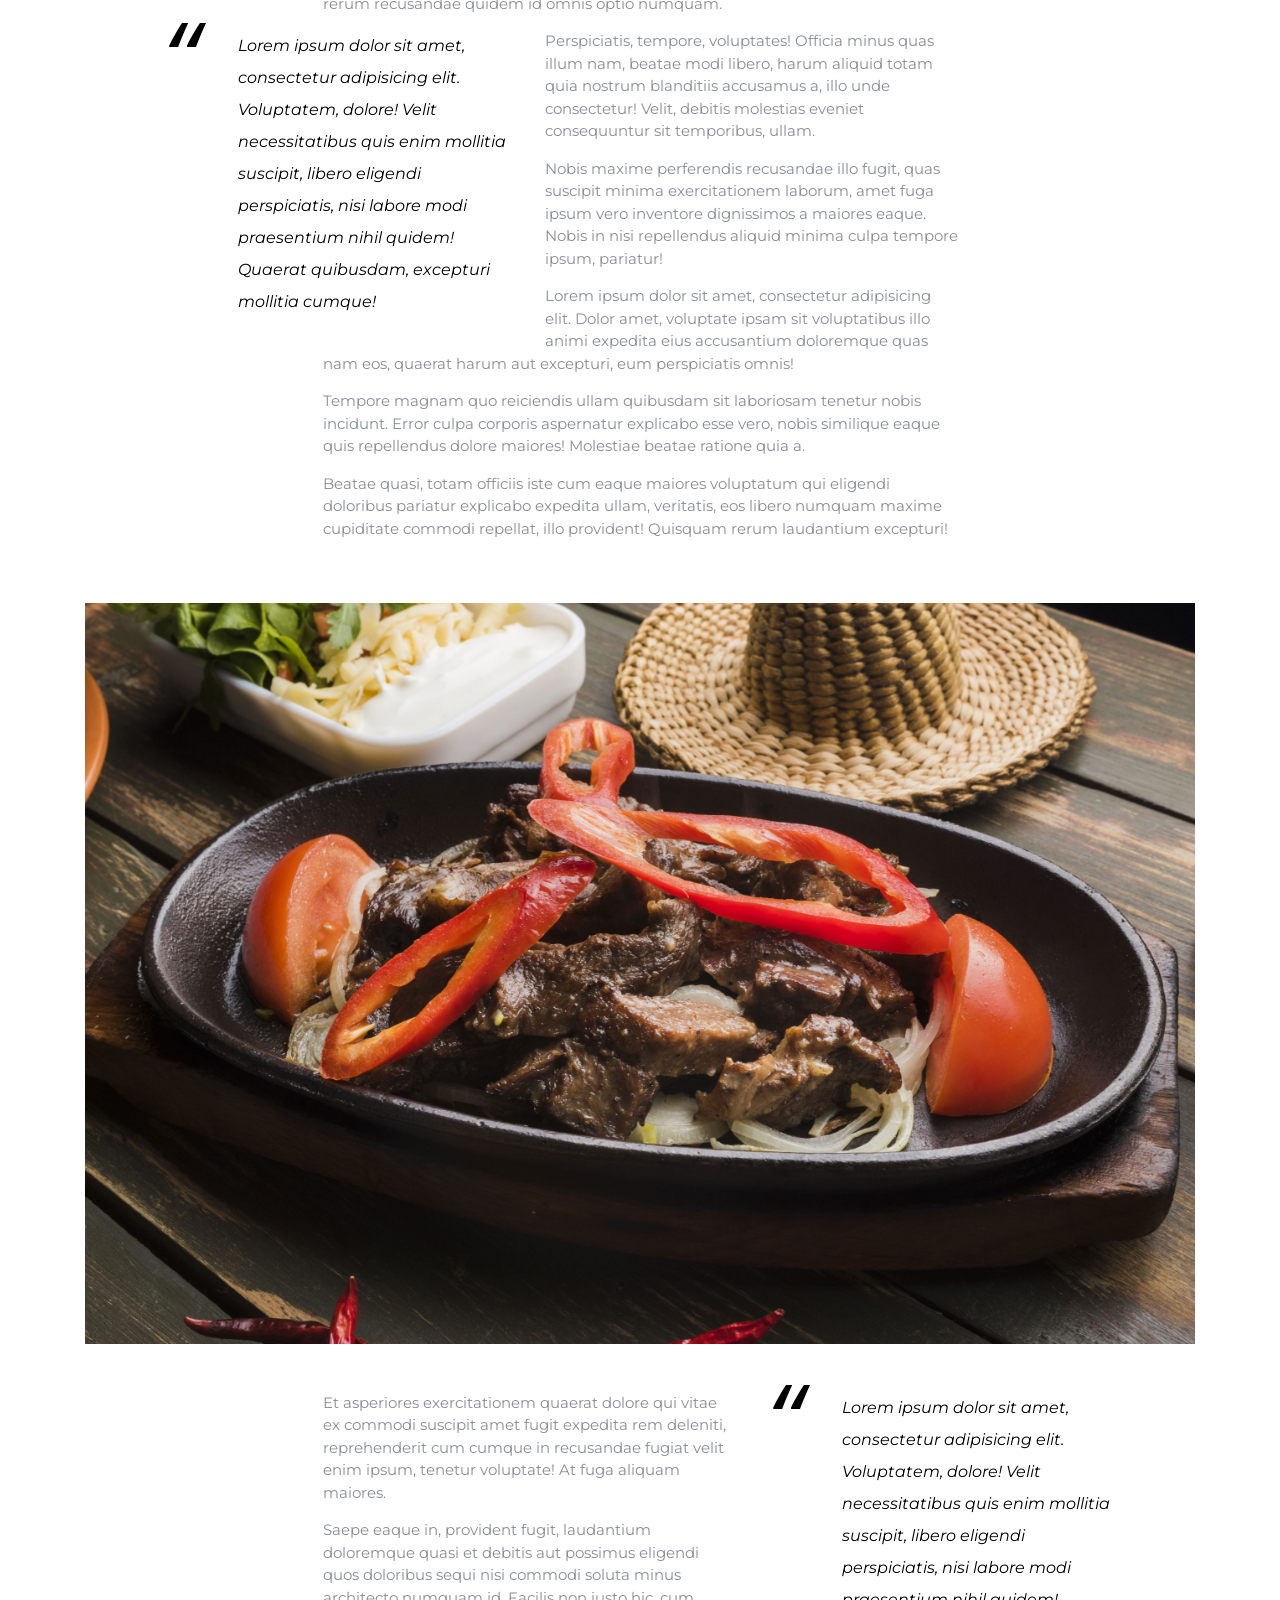
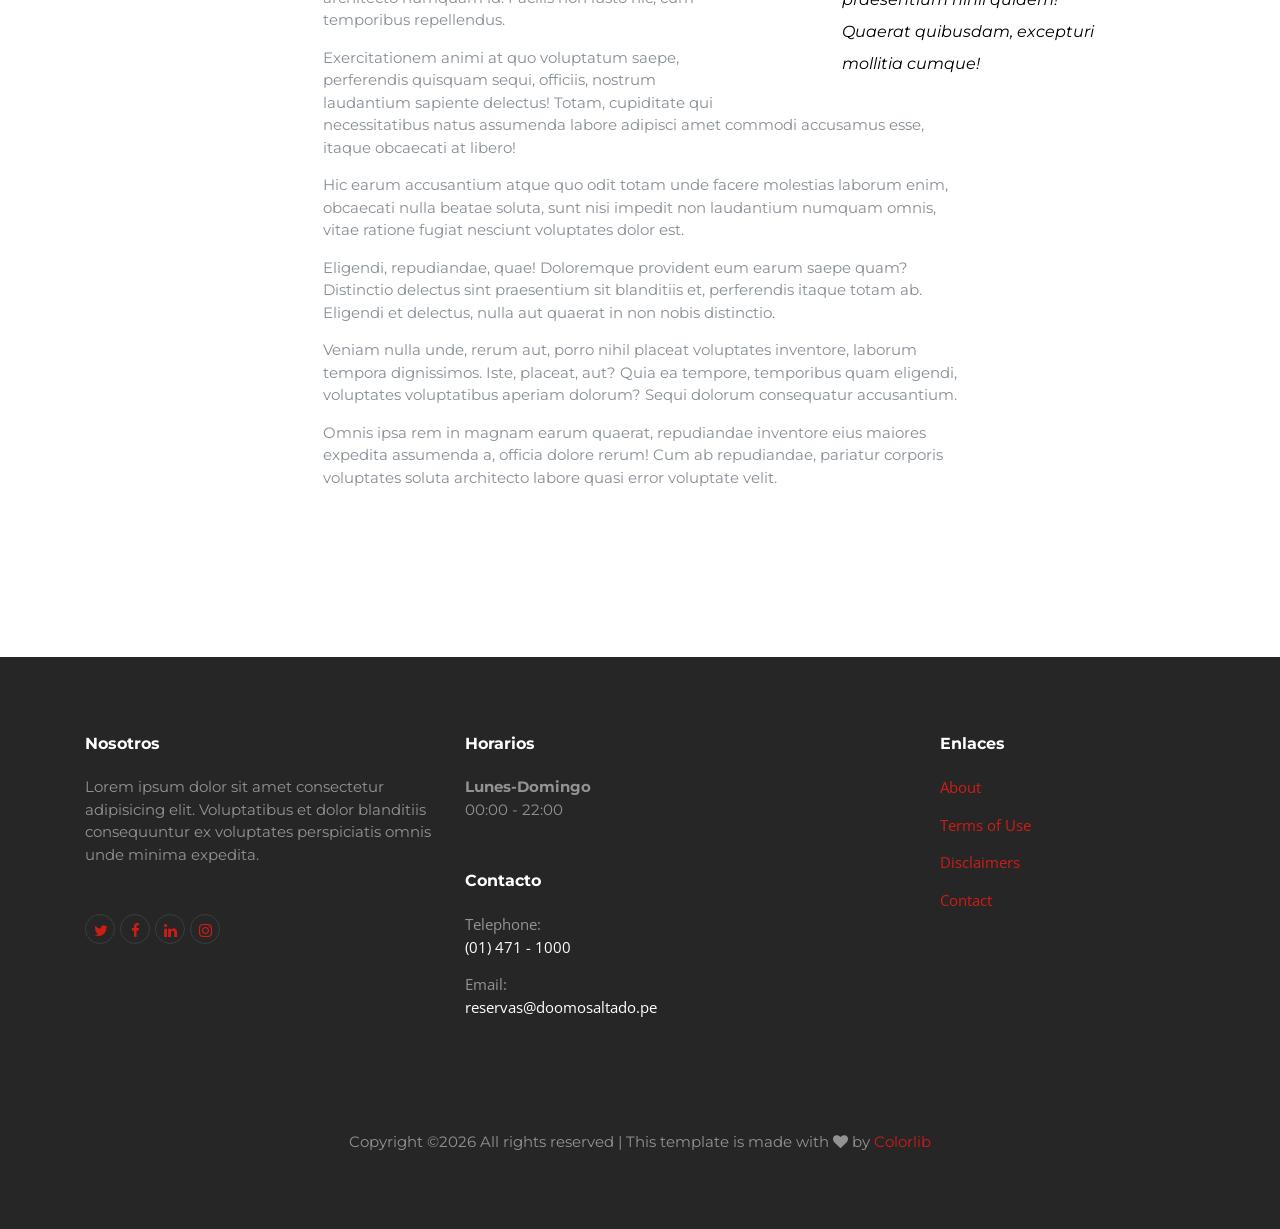
<file: single.html>
<!doctype html>
<html lang="en">
  <head>
    <title>Single - Doomo</title>
    <meta charset="utf-8">
    <meta name="viewport" content="width=device-width, initial-scale=1, shrink-to-fit=no">
    <!--ICON-->
    <link rel="icon" href="img/icono.png" type="image/png">
    
    <link href="https://fonts.googleapis.com/css2?family=Montserrat:ital,wght@0,100..900;1,100..900&display=swap" rel="stylesheet">
    <link href="https://fonts.googleapis.com/css?family=Open+Sans:300,400,700,800" rel="stylesheet">

    <link rel="stylesheet" href="css/bootstrap.css">
    <link rel="stylesheet" href="css/animate.css">
    <link rel="stylesheet" href="css/owl.carousel.min.css">

    <link rel="stylesheet" href="css/magnific-popup.css">

    <link rel='stylesheet' href='https://cdn-uicons.flaticon.com/3.0.0/uicons-thin-chubby/css/uicons-thin-chubby.css'>
    <link rel='stylesheet' href='https://cdn-uicons.flaticon.com/3.0.0/uicons-thin-rounded/css/uicons-thin-rounded.css'>

    <link rel="stylesheet" href="fonts/ionicons/css/ionicons.min.css">
    <link rel="stylesheet" href="fonts/fontawesome/css/font-awesome.min.css">
    <link rel="stylesheet" href="fonts/flaticons/font/flaticon.css">

    <!-- Theme Style -->
    <link rel="stylesheet" href="css/style.css">
    <!-- MY CSS -->
    <link rel="stylesheet" href="css/my-styles.css">
  </head>
  <body>
    
    <header role="banner">
      <nav class="navbar navbar-expand-md navbar-dark bg-dark">
        <div class="container">
          <a class="navbar-brand" href="index.html">
            <img src="img/DomoSaltado-logo.png">
          </a>
          <button class="navbar-toggler" type="button" data-toggle="collapse" data-target="#navbarsExample05" aria-controls="navbarsExample05" aria-expanded="false" aria-label="Toggle navigation">
            <span class="navbar-toggler-icon"></span>
          </button>

          <div class="collapse navbar-collapse" id="navbarsExample05">
            <ul class="navbar-nav ml-auto pl-lg-5 pl-0">
              <li class="nav-item">
                <a class="nav-link" href="index.html">Home</a>
              </li>
              <li class="nav-item">
                <a class="nav-link" href="menu.html">Menu</a>
              </li>
              <li class="nav-item dropdown">
                <a class="nav-link dropdown-toggle" href="services.html" id="dropdown04" data-toggle="dropdown" aria-haspopup="true" aria-expanded="false">Services</a>
                <div class="dropdown-menu" aria-labelledby="dropdown04">
                  <a class="dropdown-item" href="services.html">Catering</a>
                  <a class="dropdown-item" href="services.html">Birthday Party</a>
                  <a class="dropdown-item" href="services.html">Wedding Party</a>
                </div>
              </li>
              <li class="nav-item">
                <a class="nav-link" href="about.html">About</a>
              </li>
              <li class="nav-item">
                <a class="nav-link active" href="news.html">News</a>
              </li>
            </ul>

            <ul class="navbar-nav ml-auto">
              <li class="nav-item cta-btn">
                <a class="nav-link" href="contact.html">Contactanos</a>
              </li>
            </ul>
            
          </div>
        </div>
      </nav>
    </header>
    <!-- END header -->
    
    <section class="home-slider-loop-false  inner-page owl-carousel">
      <div class="slider-item" style="background-image: url('img/hero_2.jpg');">
        
        <div class="container">
          <div class="row slider-text align-items-center justify-content-center">
            <div class="col-md-8 text-center col-sm-12 element-animate">
              <h1>Blog Single Page Title Here</h1>
              <p>May 1, 2019 <span class="mx-3">&bullet;</span> by <a href="#" class="text-white">John Doe</a></p>
              
            </div>
          </div>
        </div>

      </div>

    </section>

    <section class="section">
      <div class="container">
        <div class="row justify-content-center">
          <div class="col-md-12 mb-5">
            <p class="mb-5"><img src="img/hero_1.jpg" alt="" class="img-fluid"></p>
            
            <div class="row justify-content-center">
              <div class="col-md-7 mb-5">
                <h2 class="mb-5">Heading 2 Title here</h2>
                <p>Lorem ipsum dolor sit amet, consectetur adipisicing elit. Officiis, ab veniam, amet ut at ipsum accusamus! Libero fugiat reiciendis architecto dignissimos, magnam iusto rerum recusandae quidem id omnis optio numquam.</p>
                <blockquote class="float-left quote-content">
                  <span class="quote">&ldquo;</span>
                  <p class="text">Lorem ipsum dolor sit amet, consectetur adipisicing elit. Voluptatem, dolore! Velit necessitatibus quis enim mollitia suscipit, libero eligendi perspiciatis, nisi labore modi praesentium nihil quidem! Quaerat quibusdam, excepturi mollitia cumque!</p>  
                </blockquote>
                <p>Perspiciatis, tempore, voluptates! Officia minus quas illum nam, beatae modi libero, harum aliquid totam quia nostrum blanditiis accusamus a, illo unde consectetur! Velit, debitis molestias eveniet consequuntur sit temporibus, ullam.</p>
                <p>Nobis maxime perferendis recusandae illo fugit, quas suscipit minima exercitationem laborum, amet fuga ipsum vero inventore dignissimos a maiores eaque. Nobis in nisi repellendus aliquid minima culpa tempore ipsum, pariatur!</p>
                <p>Lorem ipsum dolor sit amet, consectetur adipisicing elit. Dolor amet, voluptate ipsam sit voluptatibus illo animi expedita eius accusantium doloremque quas nam eos, quaerat harum aut excepturi, eum perspiciatis omnis!</p>
                <p>Tempore magnam quo reiciendis ullam quibusdam sit laboriosam tenetur nobis incidunt. Error culpa corporis aspernatur explicabo esse vero, nobis similique eaque quis repellendus dolore maiores! Molestiae beatae ratione quia a.</p>
                <p>Beatae quasi, totam officiis iste cum eaque maiores voluptatum qui eligendi doloribus pariatur explicabo expedita ullam, veritatis, eos libero numquam maxime cupiditate commodi repellat, illo provident! Quisquam rerum laudantium excepturi!</p>
              </div>
            </div>

            <p class="mb-5"><img src="img/hero_2.jpg" alt="" class="img-fluid"></p>

            <div class="row justify-content-center">
              <div class="col-md-7">
                <blockquote class="float-right quote-content">
                  <span class="quote">&ldquo;</span>
                  <p class="text">Lorem ipsum dolor sit amet, consectetur adipisicing elit. Voluptatem, dolore! Velit necessitatibus quis enim mollitia suscipit, libero eligendi perspiciatis, nisi labore modi praesentium nihil quidem! Quaerat quibusdam, excepturi mollitia cumque!</p>  
                </blockquote>
                <p>Et asperiores exercitationem quaerat dolore qui vitae ex commodi suscipit amet fugit expedita rem deleniti, reprehenderit cum cumque in recusandae fugiat velit enim ipsum, tenetur voluptate! At fuga aliquam maiores.</p>
                <p>Saepe eaque in, provident fugit, laudantium doloremque quasi et debitis aut possimus eligendi quos doloribus sequi nisi commodi soluta minus architecto numquam id. Facilis non iusto hic, cum temporibus repellendus.</p>
                <p>Exercitationem animi at quo voluptatum saepe, perferendis quisquam sequi, officiis, nostrum laudantium sapiente delectus! Totam, cupiditate qui necessitatibus natus assumenda labore adipisci amet commodi accusamus esse, itaque obcaecati at libero!</p>
                <p>Hic earum accusantium atque quo odit totam unde facere molestias laborum enim, obcaecati nulla beatae soluta, sunt nisi impedit non laudantium numquam omnis, vitae ratione fugiat nesciunt voluptates dolor est.</p>
                <p>Eligendi, repudiandae, quae! Doloremque provident eum earum saepe quam? Distinctio delectus sint praesentium sit blanditiis et, perferendis itaque totam ab. Eligendi et delectus, nulla aut quaerat in non nobis distinctio.</p>
                <p>Veniam nulla unde, rerum aut, porro nihil placeat voluptates inventore, laborum tempora dignissimos. Iste, placeat, aut? Quia ea tempore, temporibus quam eligendi, voluptates voluptatibus aperiam dolorum? Sequi dolorum consequatur accusantium.</p>
                <p>Omnis ipsa rem in magnam earum quaerat, repudiandae inventore eius maiores expedita assumenda a, officia dolore rerum! Cum ab repudiandae, pariatur corporis voluptates soluta architecto labore quasi error voluptate velit.</p>
              </div>
            </div>

          </div>

        </div>
      </div>
    </section>
    
    <footer class="site-footer" role="contentinfo">
      <div class="container">
        <div class="row mb-5">
          <div class="col-md-4 mb-5">
            <h3>Nosotros</h3>
            <p class="mb-5">Lorem ipsum dolor sit amet consectetur adipisicing elit. Voluptatibus et dolor blanditiis consequuntur ex voluptates perspiciatis omnis unde minima expedita.</p>
            <ul class="list-unstyled footer-link d-flex footer-social">
              <li><a href="#" class="p-2"><span class="fa fa-twitter"></span></a></li>
              <li><a href="#" class="p-2"><span class="fa fa-facebook"></span></a></li>
              <li><a href="#" class="p-2"><span class="fa fa-linkedin"></span></a></li>
              <li><a href="#" class="p-2"><span class="fa fa-instagram"></span></a></li>
            </ul>

          </div>
          <div class="col-md-5 mb-5">
            <div class="mb-5">
              <h3>Horarios</h3>
              <p><strong class="d-block">Lunes-Domingo</strong>00:00 - 22:00</p>
            </div>
            <div>
              <h3>Contacto</h3>
              <ul class="list-unstyled footer-link">
                <li class="d-block">
                <li class="d-block"><span class="d-block">Telephone:</span><span class="text-white">(01) 471 - 1000</span></li>
                <li class="d-block"><span class="d-block">Email:</span><span class="text-white">reservas@doomosaltado.pe</span></li>
              </ul>
            </div>
          </div>
          <div class="col-md-3 mb-5">
            <h3>Enlaces</h3>
            <ul class="list-unstyled footer-link">
              <li><a href="#">About</a></li>
              <li><a href="#">Terms of Use</a></li>
              <li><a href="#">Disclaimers</a></li>
              <li><a href="#">Contact</a></li>
            </ul>
          </div>
          <div class="col-md-3">
          
          </div>
        </div>
        <div class="row">
          <div class="col-12 text-md-center text-left">
            <p><!-- Link back to Colorlib can't be removed. Template is licensed under CC BY 3.0. -->
        Copyright &copy;<script>document.write(new Date().getFullYear());</script> All rights reserved | This template is made with <i class="fa fa-heart" aria-hidden="true"></i> by <a href="https://colorlib.com" target="_blank" >Colorlib</a>
        <!-- Link back to Colorlib can't be removed. Template is licensed under CC BY 3.0. --></p>
          </div>
        </div>
      </div>
    </footer>
    <!-- END footer -->

    <!-- loader -->
    <div id="loader" class="show fullscreen"><svg class="circular" width="48px" height="48px"><circle class="path-bg" cx="24" cy="24" r="22" fill="none" stroke-width="4" stroke="#eeeeee"/><circle class="path" cx="24" cy="24" r="22" fill="none" stroke-width="4" stroke-miterlimit="10" stroke="#cf1d16"/></svg></div>

    <script src="js/jquery-3.2.1.min.js"></script>
    <script src="js/popper.min.js"></script>
    <script src="js/bootstrap.min.js"></script>
    <script src="js/owl.carousel.min.js"></script>
    <script src="js/jquery.waypoints.min.js"></script>

    <script src="js/jquery.magnific-popup.min.js"></script>
    <script src="js/magnific-popup-options.js"></script>
    

    <script src="js/main.js"></script>
  </body>
</html>
</file>
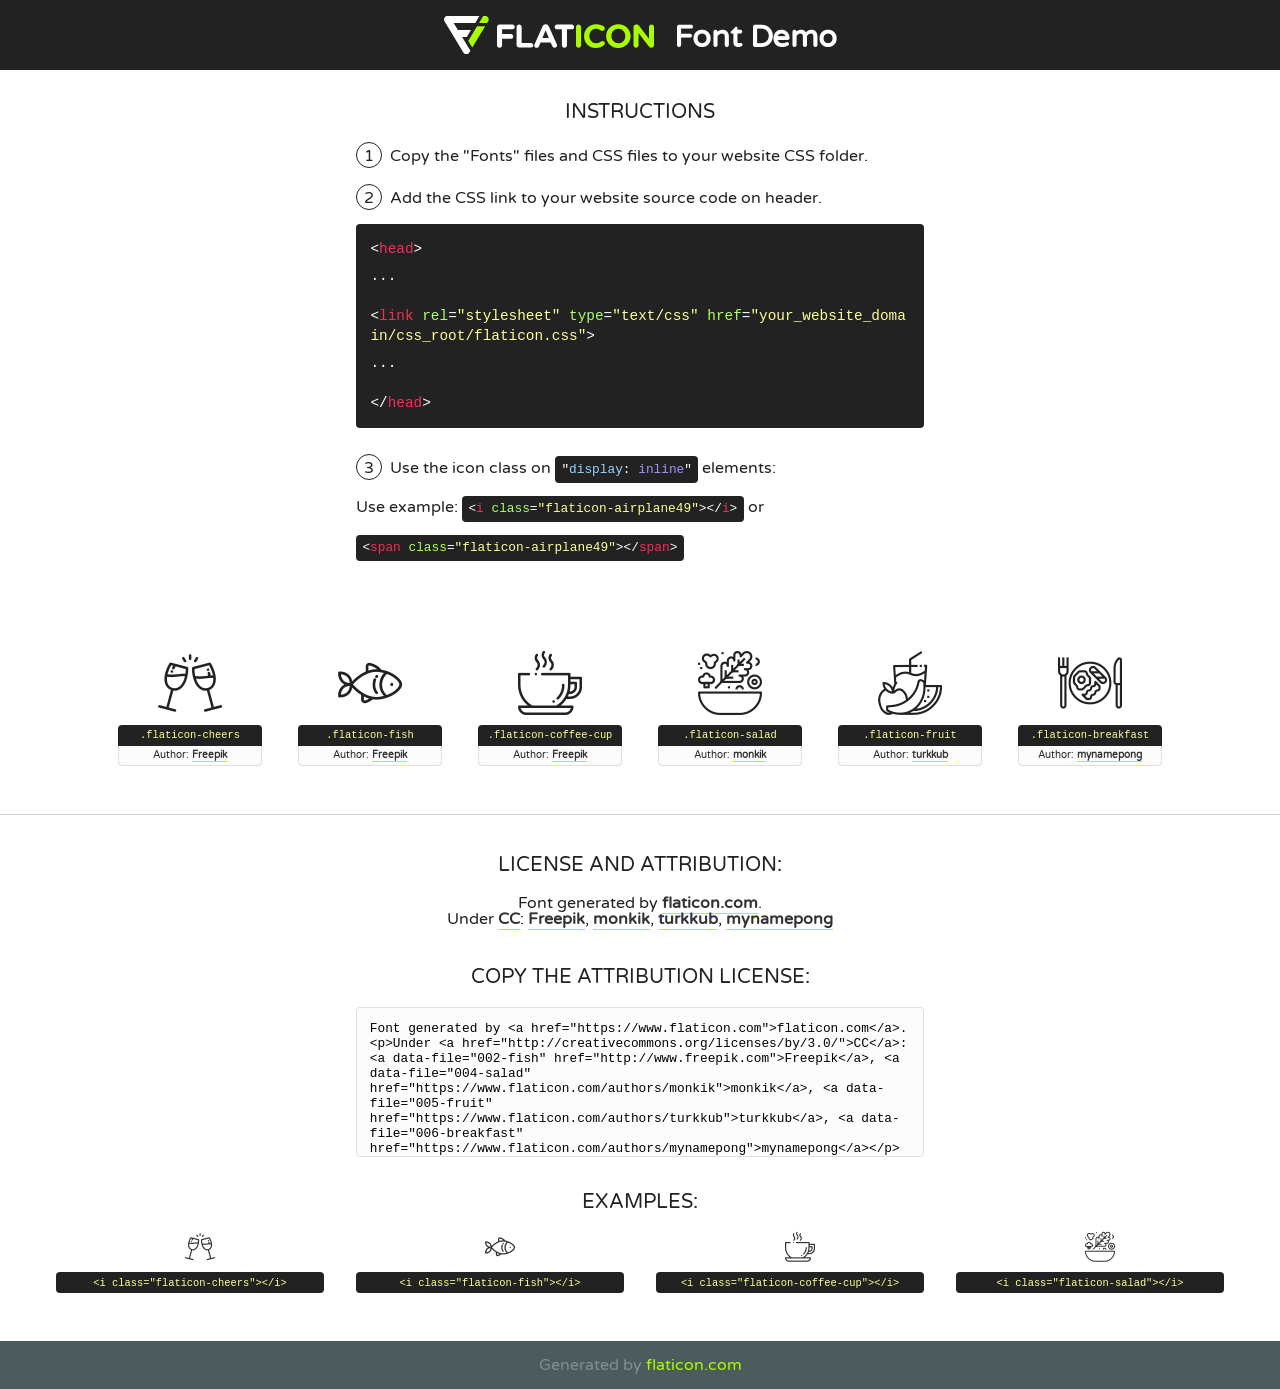
<file: fonts/flaticons/font/flaticon.html>
<!DOCTYPE html>
<!--
  Flaticon icon font: Flaticon
  Creation date: 01/05/2019 14:32
-->
<html>
<!DOCTYPE html>
<html>

<head>
    <title>Flaticon WebFont</title>
    <link href="http://fonts.googleapis.com/css?family=Varela+Round" rel="stylesheet" type="text/css" />
    <link rel="stylesheet" type="text/css" href="flaticon.css">
    <meta charset="UTF-8">
    <style>
    html, body, div, span, applet, object, iframe,
    h1, h2, h3, h4, h5, h6, p, blockquote, pre,
    a, abbr, acronym, address, big, cite, code,
    del, dfn, em, img, ins, kbd, q, s, samp,
    small, strike, strong, sub, sup, tt, var,
    b, u, i, center,
    dl, dt, dd, ol, ul, li,
    fieldset, form, label, legend,
    table, caption, tbody, tfoot, thead, tr, th, td,
    article, aside, canvas, details, embed, 
    figure, figcaption, footer, header, hgroup, 
    menu, nav, output, ruby, section, summary,
    time, mark, audio, video {
        margin: 0;
        padding: 0;
        border: 0;
        font-size: 100%;
        font: inherit;
        vertical-align: baseline;
    }
    /* HTML5 display-role reset for older browsers */
    article, aside, details, figcaption, figure, 
    footer, header, hgroup, menu, nav, section {
        display: block;
    }
    body {
        line-height: 1;
    }
    ol, ul {
        list-style: none;
    }
    blockquote, q {
        quotes: none;
    }
    blockquote:before, blockquote:after,
    q:before, q:after {
        content: '';
        content: none;
    }
    table {
        border-collapse: collapse;
        border-spacing: 0;
    }
    body {
        font-family: 'Varela Round', Helvetica, Arial, sans-serif;
        font-size: 16px;
        color: #222;
    }
    a {
        color: #333;
        border-bottom: 1px solid #a9fd00;
        font-weight: bold;
        text-decoration: none;
    }
    * {
        -moz-box-sizing: border-box;
        -webkit-box-sizing: border-box;
        box-sizing: border-box;
        margin: 0;
        padding: 0;
    }
    [class^="flaticon-"]:before, [class*=" flaticon-"]:before, [class^="flaticon-"]:after, [class*=" flaticon-"]:after {
        font-family: Flaticon;
        font-size: 30px;
        font-style: normal;
        margin-left: 20px;
        color: #333;
    }
    .wrapper {
        max-width: 600px;
        margin: auto;
        padding: 0 1em;
    }
    .title {
        font-size: 1.25em;
        text-align: center;
        margin-bottom: 1em;
        text-transform: uppercase;
    }
    header {
        text-align: center;
        background-color: #222;
        color: #fff;
        padding: 1em;
    }
    header .logo {
        width: 210px;
        height: 38px;
        display: inline-block;
        vertical-align: middle;
        margin-right: 1em;
        border: none;
    }
    header strong {
        font-size: 1.95em;
        font-weight: bold;
        vertical-align: middle;
        margin-top: 5px;
        display: inline-block;
    }
    .demo {
        margin: 2em auto;
        line-height: 1.25em;
    }
    .demo ul li {
        margin-bottom: 1em;
    }
    .demo ul li .num {
        color: #222;
        border-radius: 20px;
        display: inline-block;
        width: 26px;
        padding: 3px;
        height: 26px;
        text-align: center;
        margin-right: 0.5em;
        border: 1px solid #222;
    }
    .demo ul li code {
        background-color: #222;
        border-radius: 4px;
        padding: 0.25em 0.5em;
        display: inline-block;
        color: #fff;
        font-family: Consolas,Monaco,Lucida Console,Liberation Mono,DejaVu Sans Mono,Bitstream Vera Sans Mono,Courier New, monospace;
        font-weight: lighter;
        margin-top: 1em;
        font-size: 0.8em;
        word-break: break-all;
    }
    .demo ul li code.big {
        padding: 1em;
        font-size: 0.9em;
    }
    .demo ul li code .red {
        color: #EF3159;
    }
    .demo ul li code .green {
        color: #ACFF65;
    }
    .demo ul li code .yellow {
        color: #FFFF99;
    }
    .demo ul li code .blue {
        color: #99D3FF;
    }
    .demo ul li code .purple {
        color: #A295FF;
    }
    .demo ul li code .dots {
        margin-top: 0.5em;
        display: block;
    }
    #glyphs {
        border-bottom: 1px solid #ccc;
        padding: 2em 0;
        text-align: center;
    }
    .glyph {
        display: inline-block;
        width: 9em;
        margin: 1em;
        text-align: center;
        vertical-align: top;
        background: #FFF;
    }
    .glyph .glyph-icon {
        padding: 10px;
        display: block;
        font-family:"Flaticon";
        font-size: 64px;
        line-height: 1;
    }
    .glyph .glyph-icon:before {
        font-size: 64px;
        color: #222;
        margin-left: 0;
    }
    .class-name {
        font-size: 0.65em;
        background-color: #222;
        color: #fff;
        border-radius: 4px 4px 0 0;
        padding: 0.5em;
        color: #FFFF99;
        font-family: Consolas,Monaco,Lucida Console,Liberation Mono,DejaVu Sans Mono,Bitstream Vera Sans Mono,Courier New, monospace;
    }
    .author-name {
        font-size: 0.6em;
        background-color: #fcfcfd;
        border: 1px solid #DEDEE4;
        border-top: 0;
        border-radius: 0 0 4px 4px;
        padding: 0.5em;
    }
    .class-name:last-child {
        font-size: 10px;
        color:#888;
    }
    .class-name:last-child a {
        font-size: 10px;
        color:#555;
    }
    .class-name:last-child a:hover {
        color:#a9fd00;
    }
    .glyph > input {
        display: block;
        width: 100px;
        margin: 5px auto;
        text-align: center;
        font-size: 12px;
        cursor: text;
    }
    .glyph > input.icon-input {
        font-family:"Flaticon";
        font-size: 16px;
        margin-bottom: 10px;
    }
    .attribution .title {
        margin-top: 2em;
    }
    .attribution textarea {
        background-color: #fcfcfd;
        padding: 1em;
        border: none;
        box-shadow: none;
        border: 1px solid #DEDEE4;
        border-radius: 4px;
        resize: none;
        width: 100%;
        height: 150px;
        font-size: 0.8em;
        font-family: Consolas,Monaco,Lucida Console,Liberation Mono,DejaVu Sans Mono,Bitstream Vera Sans Mono,Courier New, monospace;
        -webkit-appearance: none;
    }
    .iconsuse {
        margin: 2em auto;
        text-align: center;
        max-width: 1200px;
    }
    .iconsuse:after {
        content: '';
        display: table;
        clear: both;
    }
    .iconsuse .image {
        float: left;
        width: 25%;
        padding: 0 1em;
    }
    .iconsuse .image p {
        margin-bottom: 1em;
    }
    .iconsuse .image span {
        display: block;
        font-size: 0.65em;
        background-color: #222;
        color: #fff;
        border-radius: 4px;
        padding: 0.5em;
        color: #FFFF99;
        margin-top: 1em;
        font-family: Consolas,Monaco,Lucida Console,Liberation Mono,DejaVu Sans Mono,Bitstream Vera Sans Mono,Courier New, monospace;
    }
    #footer {
        text-align: center;
        background-color: #4C5B5C;
        color: #7c9192;
        padding: 1em;
    }
    #footer a {
        border: none;
        color: #a9fd00;
        font-weight: normal;
    }
    @media (max-width: 960px) {
        .iconsuse .image {
            width: 50%;
        }
    }
    @media (max-width: 560px) {
        .iconsuse .image {
            width: 100%;
        }
    }
    </style>
</head>

<body class="characters-off">

    <header>
        <a href="https://www.flaticon.com" target="_blank" class="logo">
            <svg version="1.1" xmlns="http://www.w3.org/2000/svg" xmlns:xlink="http://www.w3.org/1999/xlink" xmlns:a="http://ns.adobe.com/AdobeSVGViewerExtensions/3.0/" viewBox="0 0 560.875 102.036" enable-background="new 0 0 560.875 102.036" xml:space="preserve">
                <defs>
                </defs>
                <g>
                    <g class="letters">
                        <path fill="#ffffff" d="M141.596,29.675c0-3.777,2.985-6.767,6.764-6.767h34.438c3.426,0,6.15,2.728,6.15,6.15
                        c0,3.43-2.724,6.149-6.15,6.149h-27.674v13.091h23.719c3.429,0,6.151,2.724,6.151,6.15c0,3.43-2.723,6.149-6.151,6.149h-23.719
                        v17.574c0,3.773-2.986,6.761-6.764,6.761c-3.779,0-6.764-2.989-6.764-6.761V29.675z"></path>
                        <path fill="#ffffff" d="M193.844,29.149c0-3.781,2.985-6.767,6.764-6.767c3.776,0,6.763,2.985,6.763,6.767v42.957h25.039
                        c3.426,0,6.149,2.726,6.149,6.153c0,3.425-2.723,6.15-6.149,6.15h-31.802c-3.779,0-6.764-2.986-6.764-6.768V29.149z"></path>
                        <path fill="#ffffff" d="M241.891,75.71l21.438-48.407c1.492-3.341,4.215-5.357,7.906-5.357h0.792
                        c3.686,0,6.323,2.017,7.815,5.357l21.439,48.407c0.436,0.967,0.701,1.845,0.701,2.723c0,3.602-2.809,6.501-6.414,6.501
                        c-3.161,0-5.269-1.845-6.499-4.655l-4.132-9.661h-27.059l-4.301,10.102c-1.144,2.631-3.426,4.214-6.237,4.214
                        c-3.517,0-6.24-2.81-6.24-6.325C241.1,77.64,241.451,76.677,241.891,75.71z M279.932,58.666l-8.521-20.297l-8.526,20.297H279.932
                        z"></path>
                        <path fill="#ffffff" d="M314.864,35.387H301.86c-3.429,0-6.239-2.813-6.239-6.238c0-3.429,2.811-6.24,6.239-6.24h39.533
                        c3.426,0,6.237,2.811,6.237,6.24c0,3.425-2.811,6.238-6.237,6.238h-13.001v42.785c0,3.773-2.99,6.761-6.764,6.761
                        c-3.779,0-6.764-2.989-6.764-6.761V35.387z"></path>
                        <path fill="#A9FD00" d="M352.615,29.149c0-3.781,2.985-6.767,6.767-6.767c3.774,0,6.761,2.985,6.761,6.767v49.024
                        c0,3.773-2.987,6.761-6.761,6.761c-3.781,0-6.767-2.989-6.767-6.761V29.149z"></path>
                        <path fill="#A9FD00" d="M374.132,53.836v-0.179c0-17.481,13.178-31.801,32.065-31.801c9.22,0,15.459,2.458,20.557,6.238
                        c1.402,1.054,2.637,2.985,2.637,5.357c0,3.692-2.985,6.59-6.681,6.59c-1.845,0-3.071-0.702-4.044-1.319
                        c-3.776-2.813-7.729-4.393-12.562-4.393c-10.364,0-17.831,8.611-17.831,19.154v0.173c0,10.542,7.291,19.329,17.831,19.329
                        c5.715,0,9.492-1.756,13.359-4.834c1.049-0.874,2.458-1.491,4.039-1.491c3.429,0,6.325,2.813,6.325,6.236
                        c0,2.106-1.056,3.78-2.282,4.834c-5.539,4.834-12.036,7.733-21.878,7.733C387.572,85.464,374.132,71.493,374.132,53.836z"></path>
                        <path fill="#A9FD00" d="M433.009,53.836v-0.179c0-17.481,13.79-31.801,32.766-31.801c18.981,0,32.592,14.143,32.592,31.628v0.173
                        c0,17.483-13.785,31.807-32.769,31.807C446.625,85.464,433.009,71.32,433.009,53.836z M484.224,53.836v-0.179
                        c0-10.539-7.725-19.326-18.626-19.326c-10.893,0-18.449,8.611-18.449,19.154v0.173c0,10.542,7.73,19.329,18.626,19.329
                        C476.676,72.986,484.224,64.378,484.224,53.836z"></path>
                        <path fill="#A9FD00" d="M506.233,29.321c0-3.774,2.99-6.763,6.767-6.763h1.401c3.252,0,5.183,1.583,7.029,3.953l26.093,34.265
                        V29.059c0-3.692,2.99-6.677,6.681-6.677c3.683,0,6.671,2.985,6.671,6.677v48.934c0,3.78-2.987,6.765-6.764,6.765h-0.436
                        c-3.257,0-5.188-1.581-7.034-3.953l-27.056-35.492v32.944c0,3.687-2.985,6.676-6.678,6.676c-3.683,0-6.673-2.989-6.673-6.676
                        V29.321z"></path>
                    </g>
                    <g class="insignia">
                        <path fill="#ffffff" d="M48.372,56.137h12.517l11.156-18.537H37.186L25.688,18.539h57.825L94.668,0H9.271
                        C5.925,0,2.842,1.801,1.198,4.716c-1.644,2.907-1.593,6.482,0.134,9.343l50.38,83.501c1.678,2.781,4.689,4.476,7.938,4.476
                        c3.246,0,6.257-1.695,7.935-4.476l2.898-4.804L48.372,56.137z"></path>
                        <g class="i">
                            <path fill="#A9FD00" d="M93.575,18.539h0.031v0.004l21.652,0.004l2.705-4.488c1.727-2.861,1.778-6.436,0.133-9.343
                            C116.454,1.801,113.371,0,110.026,0h-5.294L93.575,18.539z"></path>
                            <polygon fill="#A9FD00" points="88.291,27.356 64.725,66.486 75.519,84.404 109.942,27.356"></polygon>
                        </g>
                    </g>
                </g>
            </svg>
        </a>
        <strong>Font Demo</strong>
    </header>


    <section class="demo wrapper">

        <p class="title">Instructions</p>

        <ul>
            <li>
                <span class="num">1</span>Copy the "Fonts" files and CSS files to your website CSS folder.
            </li>
            <li>
                <span class="num">2</span>Add the CSS link to your website source code on header.
                <code class="big">
                    &lt;<span class="red">head</span>&gt;
                    <br/><span class="dots">...</span>
                    <br/>&lt;<span class="red">link</span> <span class="green">rel</span>=<span class="yellow">"stylesheet"</span> <span class="green">type</span>=<span class="yellow">"text/css"</span> <span class="green">href</span>=<span class="yellow">"your_website_domain/css_root/flaticon.css"</span>&gt;
                    <br/><span class="dots">...</span>
                    <br/>&lt;/<span class="red">head</span>&gt;
                </code>
            </li>

            <li>
                <p>
                    <span class="num">3</span>Use the icon class on <code>"<span class="blue">display</span>:<span class="purple"> inline</span>"</code> elements:
                    <br />
                    Use example: <code>&lt;<span class="red">i</span> <span class="green">class</span>=<span class="yellow">&quot;flaticon-airplane49&quot;</span>&gt;&lt;/<span class="red">i</span>&gt;</code> or <code>&lt;<span class="red">span</span> <span class="green">class</span>=<span class="yellow">&quot;flaticon-airplane49&quot;</span>&gt;&lt;/<span class="red">span</span>&gt;</code>
            </li>
        </ul>

    </section>




   <section id="glyphs">          
    
      
        <div class="glyph"><div class="glyph-icon flaticon-cheers"></div>
            <div class="class-name">.flaticon-cheers</div>
            <div class="author-name">Author: <a data-file="001-cheers" href="http://www.freepik.com">Freepik</a> </div> 
        </div>        
        
        <div class="glyph"><div class="glyph-icon flaticon-fish"></div>
            <div class="class-name">.flaticon-fish</div>
            <div class="author-name">Author: <a data-file="002-fish" href="http://www.freepik.com">Freepik</a> </div> 
        </div>        
        
        <div class="glyph"><div class="glyph-icon flaticon-coffee-cup"></div>
            <div class="class-name">.flaticon-coffee-cup</div>
            <div class="author-name">Author: <a data-file="003-coffee-cup" href="http://www.freepik.com">Freepik</a> </div> 
        </div>        
        
        <div class="glyph"><div class="glyph-icon flaticon-salad"></div>
            <div class="class-name">.flaticon-salad</div>
            <div class="author-name">Author: <a data-file="004-salad" href="https://www.flaticon.com/authors/monkik">monkik</a> </div> 
        </div>        
        
        <div class="glyph"><div class="glyph-icon flaticon-fruit"></div>
            <div class="class-name">.flaticon-fruit</div>
            <div class="author-name">Author: <a data-file="005-fruit" href="https://www.flaticon.com/authors/turkkub">turkkub</a> </div> 
        </div>        
        
        <div class="glyph"><div class="glyph-icon flaticon-breakfast"></div>
            <div class="class-name">.flaticon-breakfast</div>
            <div class="author-name">Author: <a data-file="006-breakfast" href="https://www.flaticon.com/authors/mynamepong">mynamepong</a> </div> 
        </div>        
        

    </section>



    <section class="attribution wrapper"   style="text-align:center;">

      <div class="title">License and attribution:</div><div class="attrDiv">Font generated by <a href="https://www.flaticon.com">flaticon.com</a>. <div><p>Under <a href="http://creativecommons.org/licenses/by/3.0/">CC</a>: <a data-file="002-fish" href="http://www.freepik.com">Freepik</a>, <a data-file="004-salad" href="https://www.flaticon.com/authors/monkik">monkik</a>, <a data-file="005-fruit" href="https://www.flaticon.com/authors/turkkub">turkkub</a>, <a data-file="006-breakfast" href="https://www.flaticon.com/authors/mynamepong">mynamepong</a></p>  </div>
      </div>
      <div class="title">Copy the Attribution License:</div>

    <textarea onclick="this.focus();this.select();">Font generated by &lt;a href=&quot;https://www.flaticon.com&quot;&gt;flaticon.com&lt;/a&gt;. <p>Under <a href="http://creativecommons.org/licenses/by/3.0/">CC</a>: <a data-file="002-fish" href="http://www.freepik.com">Freepik</a>, <a data-file="004-salad" href="https://www.flaticon.com/authors/monkik">monkik</a>, <a data-file="005-fruit" href="https://www.flaticon.com/authors/turkkub">turkkub</a>, <a data-file="006-breakfast" href="https://www.flaticon.com/authors/mynamepong">mynamepong</a></p>  
     </textarea>

    </section>

    <section class="iconsuse">

          <div class="title">Examples:</div>            
             
            <div class="image">
                <p>
                    <i class="glyph-icon flaticon-cheers"></i> 
                    <span>&lt;i class=&quot;flaticon-cheers&quot;&gt;&lt;/i&gt;</span>
                </p>
            </div>
            
            <div class="image">
                <p>
                    <i class="glyph-icon flaticon-fish"></i> 
                    <span>&lt;i class=&quot;flaticon-fish&quot;&gt;&lt;/i&gt;</span>
                </p>
            </div>
            
            <div class="image">
                <p>
                    <i class="glyph-icon flaticon-coffee-cup"></i> 
                    <span>&lt;i class=&quot;flaticon-coffee-cup&quot;&gt;&lt;/i&gt;</span>
                </p>
            </div>
            
            <div class="image">
                <p>
                    <i class="glyph-icon flaticon-salad"></i> 
                    <span>&lt;i class=&quot;flaticon-salad&quot;&gt;&lt;/i&gt;</span>
                </p>
            </div>
                       
        </div>
                            
    </section>

<div id="footer">
    <div>Generated by <a href="https://www.flaticon.com">flaticon.com</a>
    </div>
</div>



</body>
</html>
</file>
<file: fonts/flaticons/font/flaticon.css>
/*
  	Flaticon icon font: Flaticon
  	Creation date: 01/05/2019 14:32
  	*/

@font-face {
  font-family: "Flaticon";
  src: url("./Flaticon.eot");
  src: url("./Flaticon.eot?#iefix") format("embedded-opentype"),
       url("./Flaticon.woff2") format("woff2"),
       url("./Flaticon.woff") format("woff"),
       url("./Flaticon.ttf") format("truetype"),
       url("./Flaticon.svg#Flaticon") format("svg");
  font-weight: normal;
  font-style: normal;
}

@media screen and (-webkit-min-device-pixel-ratio:0) {
  @font-face {
    font-family: "Flaticon";
    src: url("./Flaticon.svg#Flaticon") format("svg");
  }
}

[class^="flaticon-"]:before, [class*=" flaticon-"]:before,
[class^="flaticon-"]:after, [class*=" flaticon-"]:after {   
  font-family: Flaticon;
        font-style: normal;
/* Better Font Rendering =========== */
  -webkit-font-smoothing: antialiased;
  -moz-osx-font-smoothing: grayscale;
}

.flaticon-cheers:before { content: "\f100"; }
.flaticon-fish:before { content: "\f101"; }
.flaticon-coffee-cup:before { content: "\f102"; }
.flaticon-salad:before { content: "\f103"; }
.flaticon-fruit:before { content: "\f104"; }
.flaticon-breakfast:before { content: "\f105"; }
</file>
<file: css/style.css>
html {
  overflow-x: hidden;
}

body {
  background: #fff;
  font-family: "Open Sans", Arial, sans-serif;
  font-weight: 400;
  font-size: 15px;
  line-height: 1.8;
  color: #868e96;
}

a {
  -webkit-transition: .3s all ease;
  -o-transition: .3s all ease;
  transition: .3s all ease;
  text-decoration: none;
}

a:hover {
  text-decoration: none;
}

h1, h2, h3, h4, h5 {
  color: #000;
}

.btn, .form-control {
  outline: none;
  -webkit-box-shadow: none !important;
  box-shadow: none !important;
  border-radius: 0px !important;
}

.btn:focus, .btn:active, .form-control:focus, .form-control:active {
  outline: none;
}

.form-control {
  -webkit-box-shadow: none !important;
  box-shadow: none !important;
  height: 50px;
  border-width: 2px;
}

textarea.form-control {
  height: inherit;
}

.btn {
  font-size: 13px;
  text-transform: uppercase;
  letter-spacing: .2em;
}

.btn.btn-primary {
  color: #fff;
  border-width: 2px;
}

.btn.btn-primary:hover, .btn.btn-primary:active, .btn.btn-primary:focus {
  border-color: #e9362f;
  background: #e9362f;
}

.btn.btn-sm {
  font-size: 12px;
}

.btn.btn-outline-primary {
  border-width: 2px;
  color: #cf1d16;
}

.btn.btn-outline-primary:hover, .btn.btn-outline-primary:focus, .btn.btn-outline-primary:active {
  color: #fff;
}

.btn.btn-outline-white {
  border-width: 2px;
  border-color: #fff;
  color: #fff;
}

.btn.btn-outline-white:hover, .btn.btn-outline-white:focus {
  background: #fff;
  color: #000;
  border-width: 2px;
}

.btn:hover {
  text-decoration: none;
}

/* Header */
header {
  position: absolute;
  top: 0;
  left: 0;
  width: 100%;
  z-index: 5;
  padding: 0px 0;
}

@media (min-width: 768px) {
  header {
    padding: 30px 0;
  }
}

header .navbar-brand {
  text-transform: uppercase;
  letter-spacing: .2em;
  font-weight: 400;
}

header .navbar-brand.absolute {
  position: absolute;
}

@media (max-width: 991px) {
  header .navbar-brand.absolute {
    position: relative;
  }
}

header .navbar-brand span {
  color: #cf1d16;
}

@media (min-width: 768px) {
  header .navbar-brand span {
    color: #ced4da;
  }
}

header .navbar {
  background: black !important;
  padding-top: .5rem;
  padding-bottom: .5rem;
}

@media (min-width: 768px) {
  header .navbar {
    padding-top: 0;
    padding-bottom: 0;
    background: none !important;
    position: relative;
  }
}

header .navbar .nav-link {
  padding: 1.7rem 1rem;
  outline: none !important;
  font-size: 12px;
  text-transform: uppercase;
  letter-spacing: .2em;
  color: white !important;
}

@media (max-width: 1199px) {
  header .navbar .nav-link {
    padding: .5rem 0rem;
  }
}

header .navbar .nav-link.active {
  color: #fff;
}

header .navbar .dropdown-menu {
  font-size: 14px;
  border-radius: 4px;
  border: none;
  -webkit-box-shadow: 0 2px 30px 0px rgba(0, 0, 0, 0.2);
  box-shadow: 0 2px 30px 0px rgba(0, 0, 0, 0.2);
  min-width: 13em;
  margin-top: -10px;
}

header .navbar .dropdown-menu:before {
  bottom: 100%;
  left: 10%;
  border: solid transparent;
  content: " ";
  height: 0;
  width: 0;
  position: absolute;
  pointer-events: none;
  border-bottom-color: #fff;
  border-width: 7px;
}

@media (max-width: 991px) {
  header .navbar .dropdown-menu:before {
    display: none;
  }
}

header .navbar .dropdown-menu .dropdown-item:hover {
  background: #cf1d16;
  color: #fff;
}

header .navbar .dropdown-menu .dropdown-item.active {
  background: #cf1d16;
  color: #fff;
}

header .navbar .dropdown-menu a {
  padding-top: 7px;
  padding-bottom: 7px;
}

header .navbar .cta-btn a {
  background: #cf1d16;
  color: #fff !important;
  text-transform: uppercase;
  padding: 15px 20px !important;
  line-height: 1;
  font-weight: bold;
  -webkit-transition: .3s all ease;
  -o-transition: .3s all ease;
  transition: .3s all ease;
}

header .navbar .cta-btn a:hover {
  background: #fff;
  color: #cf1d16 !important;
  -webkit-box-shadow: 2px 0 30px -5px rgba(0, 0, 0, 0.2);
  box-shadow: 2px 0 30px -5px rgba(0, 0, 0, 0.2);
}

.half .text, .half .image {
  width: 50%;
}

@media (max-width: 991px) {
  .half .text, .half .image {
    width: 100%;
  }
}

.half .text {
  padding: 7%;
}

.half .image {
  background-size: cover;
  background-position: center center;
}

@media (max-width: 991px) {
  .half .image {
    height: 350px;
  }
}

.section-heading h2 {
  font-size: 50px;
}

.section-heading .small-sub-heading {
  font-size: 14px;
  color: #cf1d16;
}

.blog .media h3 {
  font-size: 20px;
  margin-bottom: 10px;
}

.blog .media .post-meta {
  font-size: 14px;
  letter-spacing: .2em;
  text-transform: uppercase;
}

.blog .media > a {
  width: 40%;
}

@media (max-width: 767px) {
  .blog .media > a {
    width: 100%;
    margin-bottom: 30px;
  }
}

.item-dishes {
  position: relative;
  display: block;
  overflow: hidden;
}

.item-dishes img {
  -webkit-transform: scale(1);
  -ms-transform: scale(1);
  transform: scale(1);
  -webkit-transition: .3s all ease-out;
  -o-transition: .3s all ease-out;
  transition: .3s all ease-out;
  z-index: 1;
}

.item-dishes:before {
  position: absolute;
  content: "";
  left: 0;
  right: 0;
  bottom: 0;
  top: 0;
  z-index: 2;
  background: #000;
  opacity: .3;
}

.item-dishes .text {
  z-index: 3;
  position: absolute;
  top: 50%;
  -webkit-transform: translateY(-50%);
  -ms-transform: translateY(-50%);
  transform: translateY(-50%);
  width: 100%;
  text-align: center;
}

.item-dishes .text .dishes-heading {
  font-size: 30px;
  font-weight: 700;
  max-width: 500px;
  margin: 0 auto;
  text-transform: uppercase;
  color: #fff;
}

.item-dishes .text .dishes-price {
  font-weight: 700;
  font-size: 20px;
  color: #fff;
  display: inline-block;
  background: #cf1d16;
  width: 100px;
  height: 100px;
  line-height: 100px;
  border-radius: 50%;
  -webkit-transition: .3s all ease;
  -o-transition: .3s all ease;
  transition: .3s all ease;
  border: 2px solid transparent;
}

.item-dishes:hover img {
  -webkit-transform: scale(1.1);
  -ms-transform: scale(1.1);
  transform: scale(1.1);
}

.item-dishes:hover .dishes-price {
  background: transparent;
  border: 2px solid #fff;
}

.heading-wrap {
  position: relative;
}

.heading-wrap h2 {
  font-size: 50px;
  position: relative;
  padding-top: 30px;
  z-index: 2;
  text-transform: uppercase;
  font-weight: 800;
}

.heading-wrap h2:before {
  width: 80px;
  height: 2px;
  background: #cf1d16;
  content: "";
  position: absolute;
  top: 0;
  left: 50%;
  -webkit-transform: translateX(-50%);
  -ms-transform: translateX(-50%);
  transform: translateX(-50%);
}

.heading-wrap .back-text, .heading-wrap .back-text-dark {
  z-index: 0;
  line-height: 1;
  top: .5em;
  left: 50%;
  margin-top: -50px;
  -webkit-transform: translateX(-50%);
  -ms-transform: translateX(-50%);
  transform: translateX(-50%);
  font-weight: 800;
  font-size: 200px;
  position: absolute;
  width: 100%;
  color: #f7f7f7;
  text-transform: uppercase;
}

.heading-wrap .back-text-dark {
  color: #e3e3e3 !important;
}

.lead {
  font-size: 16px;
}

.testimonial p {
  font-size: 20px;
  color: #000;
}

.testimonial .author img {
  width: 80px;
  height: 80px;
  border-radius: 50%;
}

.testimonial .author .author-info {
  margin-top: 20px;
}

.testimonial .author h4 {
  font-size: 18px;
  margin-bottom: 0;
}

.testimonial .author p {
  color: #cccccc;
  font-size: 14px;
}

.sched, .blog {
  display: block;
  background-color: #fff;
}

.sched .text, .sched .bg-image, .blog .text, .blog .bg-image {
  width: 100%;
}

@media (min-width: 992px) {
  .sched .text, .sched .bg-image, .blog .text, .blog .bg-image {
    width: 50%;
  }
}

.sched h3, .blog h3 {
  font-size: 20px;
}

.sched .text, .blog .text {
  padding: 30px;
}

.sched .sched-time, .blog .sched-time {
  font-size: 13px;
  color: #999999;
}

.sched .bg-image, .blog .bg-image {
  background-size: cover;
  background-position: center center;
}

@media (max-width: 991px) {
  .sched .bg-image, .blog .bg-image {
    height: 200px;
  }
}

.custom-icon {
  font-size: 70px;
  color: #cf1d16;
}

/* Owl Carousel */
.owl-carousel .owl-item {
  opacity: .4;
}

.owl-carousel .owl-item.active {
  opacity: 1;
}

.owl-carousel .owl-nav {
  position: absolute;
  top: 50%;
  width: 100%;
}

.owl-carousel .owl-nav .owl-prev,
.owl-carousel .owl-nav .owl-next {
  position: absolute;
  -webkit-transform: translateY(-50%);
  -ms-transform: translateY(-50%);
  transform: translateY(-50%);
  margin-top: -10px;
  opacity: .2;
  -webkit-transition: .3s all ease;
  -o-transition: .3s all ease;
  transition: .3s all ease;
}

.owl-carousel .owl-nav .owl-prev:hover, .owl-carousel .owl-nav .owl-prev:focus, .owl-carousel .owl-nav .owl-prev:active,
.owl-carousel .owl-nav .owl-next:hover,
.owl-carousel .owl-nav .owl-next:focus,
.owl-carousel .owl-nav .owl-next:active {
  outline: none;
  opacity: 1;
}

.owl-carousel .owl-nav .owl-prev span:before,
.owl-carousel .owl-nav .owl-next span:before {
  font-size: 40px;
}

.owl-carousel .owl-nav .owl-prev {
  left: 30px !important;
}

.owl-carousel .owl-nav .owl-next {
  right: 30px !important;
}

.owl-carousel .owl-dots {
  text-align: center;
}

.owl-carousel .owl-dots .owl-dot {
  width: 10px;
  height: 10px;
  margin: 5px;
  border-radius: 50%;
  background: none;
  background: #fff;
  opacity: .5;
}

.owl-carousel .owl-dots .owl-dot.active {
  opacity: 1;
}

.owl-carousel.centernonloop .owl-dots {
  margin-top: 50px;
}

.owl-carousel.centernonloop .owl-dots.disabled {
  display: block !important;
}

.owl-carousel.centernonloop .owl-dots .owl-dot {
  background: #ccc;
}

.owl-carousel.centernonloop .owl-dots .owl-dot.active {
  background: #cf1d16;
}

.owl-carousel.centernonloop .owl-dots .owl-dot:active, .owl-carousel.centernonloop .owl-dots .owl-dot:focus {
  outline: none;
}

.owl-carousel.home-slider, .owl-carousel.home-slider-loop-false {
  z-index: 1;
  position: relative;
}

.owl-carousel.home-slider .btn-link, .owl-carousel.home-slider-loop-false .btn-link {
  color: #fff;
}

.owl-carousel.home-slider .owl-nav, .owl-carousel.home-slider-loop-false .owl-nav {
  opacity: 0;
  visibility: hidden;
  -webkit-transition: .3s all ease;
  -o-transition: .3s all ease;
  transition: .3s all ease;
}

.owl-carousel.home-slider .owl-nav button, .owl-carousel.home-slider-loop-false .owl-nav button {
  color: #fff;
}

.owl-carousel.home-slider:focus .owl-nav, .owl-carousel.home-slider:hover .owl-nav, .owl-carousel.home-slider-loop-false:focus .owl-nav, .owl-carousel.home-slider-loop-false:hover .owl-nav {
  opacity: 1;
  visibility: visible;
}

.owl-carousel.home-slider .slider-item, .owl-carousel.home-slider-loop-false .slider-item {
  background-size: cover;
  background-repeat: no-repeat;
  background-position: center center;
  height: calc(100vh);
  min-height: 700px;
  position: relative;
}

.owl-carousel.home-slider .slider-item:before, .owl-carousel.home-slider-loop-false .slider-item:before {
  position: absolute;
  top: 0;
  left: 0;
  right: 0;
  bottom: 0;
  background: rgba(0, 0, 0, 0.2);
  content: "";
}

.owl-carousel.home-slider .slider-item .slider-text, .owl-carousel.home-slider-loop-false .slider-item .slider-text {
  color: #fff;
  height: calc(100vh);
  min-height: 700px;
}

.owl-carousel.home-slider .slider-item .slider-text .child-name, .owl-carousel.home-slider-loop-false .slider-item .slider-text .child-name {
  font-size: 40px;
  color: #fff;
}

.owl-carousel.home-slider .slider-item .slider-text h1, .owl-carousel.home-slider-loop-false .slider-item .slider-text h1 {
  font-size: 40px;
  color: #fff;
  line-height: 1.2;
  font-weight: 800 !important;
  text-transform: uppercase;
}

@media (max-width: 991px) {
  .owl-carousel.home-slider .slider-item .slider-text h1, .owl-carousel.home-slider-loop-false .slider-item .slider-text h1 {
    font-size: 40px;
  }
}

.owl-carousel.home-slider .slider-item .slider-text p, .owl-carousel.home-slider-loop-false .slider-item .slider-text p {
  font-size: 20px;
  line-height: 1.5;
  font-weight: 300;
  color: white;
}

.owl-carousel.home-slider.inner-page .slider-item, .owl-carousel.home-slider-loop-false.inner-page .slider-item {
  height: calc(50vh - 117px);
  min-height: 550px;
}

.owl-carousel.home-slider.inner-page .slider-item .slider-text, .owl-carousel.home-slider-loop-false.inner-page .slider-item .slider-text {
  color: #fff;
  height: calc(50vh - 117px);
  min-height: 550px;
}

.owl-carousel.home-slider .owl-dots, .owl-carousel.home-slider-loop-false .owl-dots {
  position: absolute;
  bottom: 100px;
  width: 100%;
}

.owl-carousel.home-slider .owl-dots .owl-dot, .owl-carousel.home-slider-loop-false .owl-dots .owl-dot {
  width: 10px;
  height: 10px;
  margin: 5px;
  border-radius: 50%;
  border: 2px solid rgba(255, 255, 255, 0.5);
  outline: none !important;
  position: relative;
  -webkit-transition: .3s all ease;
  -o-transition: .3s all ease;
  transition: .3s all ease;
}

.owl-carousel.home-slider .owl-dots .owl-dot.active, .owl-carousel.home-slider-loop-false .owl-dots .owl-dot.active {
  border: 2px solid white;
}

.owl-carousel.home-slider .owl-dots .owl-dot.active span, .owl-carousel.home-slider-loop-false .owl-dots .owl-dot.active span {
  background: white;
}

.owl-carousel.major-caousel .owl-stage-outer {
  padding-top: 30px;
  padding-bottom: 30px;
}

.owl-carousel.major-caousel .owl-nav .owl-prev, .owl-carousel.major-caousel .owl-nav .owl-next {
  -webkit-transition: .3s all ease;
  -o-transition: .3s all ease;
  transition: .3s all ease;
  color: #495057;
}

.owl-carousel.major-caousel .owl-nav .owl-prev:hover, .owl-carousel.major-caousel .owl-nav .owl-prev:focus, .owl-carousel.major-caousel .owl-nav .owl-next:hover, .owl-carousel.major-caousel .owl-nav .owl-next:focus {
  color: #868e96;
  outline: none;
}

.owl-carousel.major-caousel .owl-nav .owl-prev.disabled, .owl-carousel.major-caousel .owl-nav .owl-next.disabled {
  color: #dee2e6;
}

.owl-carousel.major-caousel .owl-nav .owl-prev {
  left: -60px !important;
}

.owl-carousel.major-caousel .owl-nav .owl-next {
  right: -60px !important;
}

.owl-carousel.major-caousel .owl-dots {
  bottom: -30px !important;
  position: relative;
}

.owl-custom-nav {
  float: right;
  position: relative;
  z-index: 10;
}

.owl-custom-nav .owl-custom-prev,
.owl-custom-nav .owl-custom-next {
  padding: 10px;
  font-size: 30px;
  background: #ccc;
  line-height: 0;
  width: 60px;
  text-align: center;
  display: inline-block;
}

.section {
  padding: 7em 0;
}

.section-subscribe {
  padding: 2em 0;
}

.quote-content {
  max-width: 350px;
  font-size: 16px;
  color: #000;
  font-style: italic;
  position: relative;
  display: table;
}

@media (max-width: 991px) {
  .quote-content {
    max-width: 100%;
  }
}

.quote-content .text, .quote-content .quote {
  display: table-cell;
  vertical-align: top;
}

.quote-content .quote {
  font-size: 100px;
  line-height: .5;
  z-index: 0;
}

.quote-content .text {
  padding-left: 40px;
  line-height: 2;
}

.quote-content.float-right {
  position: relative;
  margin-left: 2em;
  margin-right: -10em;
}

@media (max-width: 991px) {
  .quote-content.float-right {
    margin-left: 0em;
    margin-right: 0em;
    float: none !important;
  }
}

.quote-content.float-left {
  position: relative;
  margin-right: 2em;
  margin-left: -10em;
}

@media (max-width: 991px) {
  .quote-content.float-left {
    margin-right: 0em;
    margin-left: 0em;
    float: none !important;
  }
}

.form-wrap {
  background: #fff;
  padding: 50px;
  -webkit-box-shadow: 0 20px 50px -10px rgba(0, 0, 0, 0.5);
  box-shadow: 0 20px 50px -10px rgba(0, 0, 0, 0.5);
}

.form-wrap h2 {
  font-size: 18px;
  text-transform: uppercase;
  color: #000;
  letter-spacing: .1em;
  margin-bottom: 40px;
}

.form-wrap.overlap {
  z-index: 99;
  position: relative;
  margin-top: -10em;
}

.form-wrap.primary {
  background: #cf1d16;
}

.form-wrap.warning {
  background: #ffc107;
}

.form-wrap.primary h2, .form-wrap.warning h2 {
  color: #fff;
}

.form-wrap.primary .form-control, .form-wrap.warning .form-control {
  border: 2px solid transparent;
}

.form-wrap.primary input[type="submit"], .form-wrap.warning input[type="submit"] {
  -webkit-box-shadow: 0 20px 50px -10px rgba(0, 0, 0, 0.5) !important;
  box-shadow: 0 20px 50px -10px rgba(0, 0, 0, 0.5) !important;
}

.select-wrap {
  position: relative;
}

.select-wrap .select-arrow-icon {
  font-size: 20px;
  color: #000;
  position: absolute;
  right: 20px;
  top: 50%;
  -webkit-transform: translateY(-50%);
  -ms-transform: translateY(-50%);
  transform: translateY(-50%);
}

.select-wrap select {
  -webkit-appearance: none;
  -moz-appearance: none;
  appearance: none;
  height: 50px !important;
}

.contact-form-contact-info p {
  margin-bottom: 30px;
  font-size: 20px;
  line-height: 1.5;
  color: #000;
}

.contact-form-contact-info p .icon {
  top: -4px;
  position: relative;
  width: 0px;
  font-size: 30px;
  color: #cf1d16;
}

.load-more {
  display: block;
  padding: 40px;
  text-align: center;
  background: #e9ecef;
  color: #000;
  font-size: 20px;
}

.load-more:hover {
  background: #cf1d16;
  color: #fff;
}

.cover_1 {
  background-size: cover;
  background-position: center center;
  padding: 7em 0;
}

.cover_1 .sub-heading {
  color: rgba(255, 255, 255, 0.7);
  font-size: 22px;
}

.cover_1 .heading {
  font-size: 50px;
  color: white;
  font-weight: 300;
}

.heading {
  color: #000;
}

.heading.border-bottom {
  position: relative;
  padding-bottom: 30px;
}

.heading.border-bottom:before {
  bottom: 0;
  position: absolute;
  content: "";
  width: 50px;
  height: 2px;
  left: 50%;
  -webkit-transform: translateX(-50%);
  -ms-transform: translateX(-50%);
  transform: translateX(-50%);
  background: #cf1d16;
}

.text-black {
  color: #000 !important;
}

.stretch-section .video {
  display: block;
  position: relative;
  -webkit-box-shadow: 4px 4px 70px -20px rgba(0, 0, 0, 0.5);
  box-shadow: 4px 4px 70px -20px rgba(0, 0, 0, 0.5);
}

.media-feature {
  padding: 30px;
  -webkit-transition: .2s all ease-out;
  -o-transition: .2s all ease-out;
  transition: .2s all ease-out;
  background: #fff;
  z-index: 1;
  position: relative;
  border-bottom: 10px solid transparent;
  border-radius: 4px;
  font-size: 15px;
}

.media-feature .icon {
  font-size: 60px;
  color: #cf1d16;
}

.media-feature h3 {
  font-size: 16px;
  text-transform: uppercase;
}

.media-feature:hover, .media-feature:focus {
  -webkit-box-shadow: 0 2px 20px -3px rgba(0, 0, 0, 0.1);
  box-shadow: 0 2px 20px -3px rgba(0, 0, 0, 0.1);
  -webkit-transform: scale(1.05);
  -ms-transform: scale(1.05);
  transform: scale(1.05);
  z-index: 2;
  border-bottom: 10px solid #cf1d16;
}

.media-custom {
  background: #fff;
  -webkit-transition: .3s all ease;
  -o-transition: .3s all ease;
  transition: .3s all ease;
  margin-bottom: 30px;
  position: relative;
  top: 0;
}

.media-custom .meta-post {
  color: #ced4da;
  font-size: 13px;
  text-transform: uppercase;
}

.media-custom > a {
  position: relative;
  overflow: hidden;
  display: block;
}

.media-custom .meta-chat {
  color: #ced4da;
}

.media-custom .meta-chat:hover {
  color: #868e96;
}

.media-custom img {
  -webkit-transition: .3s all ease;
  -o-transition: .3s all ease;
  transition: .3s all ease;
}

.media-custom:focus img, .media-custom:hover img {
  -webkit-transform: scale(1.1);
  -ms-transform: scale(1.1);
  transform: scale(1.1);
}

.media-custom .media-body {
  padding: 30px;
}

.media-custom .media-body h3 {
  font-size: 20px;
}

.media-custom .media-body p:last-child {
  margin-bottom: 0;
}

.media-testimonial img {
  width: 100px;
  border-radius: 50%;
}

.media-testimonial blockquote p {
  font-size: 20px;
  color: #000;
  font-style: italic;
}

.list-unstyled.check li {
  position: relative;
  padding-left: 30px;
  line-height: 1.3;
  margin-bottom: 10px;
}

.list-unstyled.check li:before {
  color: #5AC8D8;
  left: 0;
  font-family: "Ionicons";
  content: "\f122";
  position: absolute;
}

#modalAppointment .modal-content {
  border-radius: 0;
  border: none;
}

#modalAppointment .modal-body, #modalAppointment .modal-footer {
  padding: 40px;
}

@media (max-width: 991px) {
  .img-md-fluid {
    max-width: 100%;
  }
}

.site-footer {
  padding: 5em 0;
  background: #262626;
  color: rgba(255, 255, 255, 0.5);
}

.site-footer p:last-child {
  margin-bottom: 0;
}

.site-footer a {
  color: #cf1d16;
  border-bottom: 1px solid transparent;
}

.site-footer a:hover {
  color: #fff;
  border-bottom: 1px solid rgba(255, 255, 255, 0.2);
}

.site-footer h3 {
  font-size: 16px;
  margin-bottom: 20px;
  font-weight: bold;
  color: #fff;
}

.site-footer .footer-link li {
  line-height: 1.5;
  margin-bottom: 15px;
}

.site-footer hr {
  width: 100%;
}

.footer-social a {
  line-height: 0;
  border-radius: 50%;
  margin: 0 5px 5px 0;
  border: 1px solid rgba(255, 255, 255, 0.1);
  width: 30px;
  height: 30px;
  text-align: center;
  display: inline-block;
}

.footer-social a:hover {
  background: #fff;
  border-color: #fff;
  color: #000;
}

.link-thumbnail {
  display: block;
  position: relative;
  overflow: hidden;
  text-align: center;
}

@media (max-width: 991px) {
  .link-thumbnail {
    margin-bottom: 30px;
  }
}

.link-thumbnail img {
  position: relative;
  -webkit-transition: .3s all ease;
  -o-transition: .3s all ease;
  transition: .3s all ease;
}

.link-thumbnail .date {
  display: block;
  font-size: 12px;
  color: rgba(255, 255, 255, 0.4);
  text-transform: uppercase;
  margin-bottom: 10px;
}

.link-thumbnail .icon {
  position: absolute;
  -webkit-transition: .3s all ease;
  -o-transition: .3s all ease;
  transition: .3s all ease;
  z-index: 4;
  top: 50%;
  font-size: 30px;
  color: #fff;
  left: 50%;
  -webkit-transform: translate(-50%, -50%);
  -ms-transform: translate(-50%, -50%);
  transform: translate(-50%, -50%);
  opacity: 0;
  visibility: hidden;
  margin-top: 30px;
}

.link-thumbnail h3 {
  opacity: 0;
  visibility: hidden;
  position: absolute;
  bottom: -20px;
  left: 0;
  color: #fff;
  font-size: 18px;
  -webkit-transition: .5s all ease;
  -o-transition: .5s all ease;
  transition: .5s all ease;
  z-index: 10;
  left: 50%;
  display: block;
  width: 77%;
  -webkit-transform: translateX(-50%);
  -ms-transform: translateX(-50%);
  transform: translateX(-50%);
}

.link-thumbnail:before {
  opacity: 0;
  visibility: hidden;
  z-index: 2;
  -webkit-transition: .3s all ease;
  -o-transition: .3s all ease;
  transition: .3s all ease;
  top: 0;
  left: 0;
  right: 0;
  bottom: 0;
  content: "";
  background: rgba(0, 0, 0, 0.6);
  position: absolute;
}

.link-thumbnail:hover h3 {
  opacity: 1;
  visibility: visible;
  bottom: 30px;
}

.link-thumbnail:hover img {
  -webkit-transform: scale(1.1);
  -ms-transform: scale(1.1);
  transform: scale(1.1);
}

.link-thumbnail:hover .icon {
  opacity: 1;
  visibility: visible;
  margin-top: 0px;
}

.link-thumbnail:hover:before {
  opacity: 1;
  visibility: visible;
}

.border-t {
  border-top: 1px solid #f8f9fa;
}

.copyright {
  font-size: 14px;
}

.element-animate {
  opacity: 0;
  visibility: hidden;
}

#loader {
  position: fixed;
  width: 96px;
  height: 96px;
  left: 50%;
  top: 50%;
  -webkit-transform: translate(-50%, -50%);
  -ms-transform: translate(-50%, -50%);
  transform: translate(-50%, -50%);
  background-color: rgba(255, 255, 255, 0.9);
  -webkit-box-shadow: 0px 24px 64px rgba(0, 0, 0, 0.24);
  box-shadow: 0px 24px 64px rgba(0, 0, 0, 0.24);
  border-radius: 16px;
  opacity: 0;
  visibility: hidden;
  -webkit-transition: opacity .2s ease-out, visibility 0s linear .2s;
  -o-transition: opacity .2s ease-out, visibility 0s linear .2s;
  transition: opacity .2s ease-out, visibility 0s linear .2s;
  z-index: 1000;
}

#loader.fullscreen {
  padding: 0;
  left: 0;
  top: 0;
  width: 100%;
  height: 100%;
  -webkit-transform: none;
  -ms-transform: none;
  transform: none;
  background-color: #fff;
  border-radius: 0;
  -webkit-box-shadow: none;
  box-shadow: none;
}

#loader.show {
  -webkit-transition: opacity .4s ease-out, visibility 0s linear 0s;
  -o-transition: opacity .4s ease-out, visibility 0s linear 0s;
  transition: opacity .4s ease-out, visibility 0s linear 0s;
  visibility: visible;
  opacity: 1;
}

#loader .circular {
  -webkit-animation: loader-rotate 2s linear infinite;
  animation: loader-rotate 2s linear infinite;
  position: absolute;
  left: calc(50% - 24px);
  top: calc(50% - 24px);
  display: block;
  -webkit-transform: rotate(0deg);
  -ms-transform: rotate(0deg);
  transform: rotate(0deg);
}

#loader .path {
  stroke-dasharray: 1, 200;
  stroke-dashoffset: 0;
  -webkit-animation: loader-dash 1.5s ease-in-out infinite;
  animation: loader-dash 1.5s ease-in-out infinite;
  stroke-linecap: round;
}

@-webkit-keyframes loader-rotate {
  100% {
    -webkit-transform: rotate(360deg);
    transform: rotate(360deg);
  }
}

@keyframes loader-rotate {
  100% {
    -webkit-transform: rotate(360deg);
    transform: rotate(360deg);
  }
}

@-webkit-keyframes loader-dash {
  0% {
    stroke-dasharray: 1, 200;
    stroke-dashoffset: 0;
  }
  50% {
    stroke-dasharray: 89, 200;
    stroke-dashoffset: -35px;
  }
  100% {
    stroke-dasharray: 89, 200;
    stroke-dashoffset: -136px;
  }
}

@keyframes loader-dash {
  0% {
    stroke-dasharray: 1, 200;
    stroke-dashoffset: 0;
  }
  50% {
    stroke-dasharray: 89, 200;
    stroke-dashoffset: -35px;
  }
  100% {
    stroke-dasharray: 89, 200;
    stroke-dashoffset: -136px;
  }
}
</file>
<file: css/my-styles.css>
/* == TIPOGRAFÍAS ==  */
@font-face {
	font-family: Poppins;
	src: url(../fonts/poppins/Poppins-Bold.ttf);
}
@font-face {
	font-family: PlayfairDisplay;
	src: url(../fonts/Playfair_Display/PlayfairDisplay-Italic-VariableFont_wght.ttf);
}
h1 {
	font-size: 3em;
}
h2 {
	font-size: 2.5em;
}
h3 {
	font-size: 2.2em;
}
h4 {
	font-size: 1.8em;
}
h5 {
	font-size: 1.4em;
}
h6 {
	font-size: 1.2em;
}
p {
	font-size: 1em;
}
h1, h2, h3, h4, h5, h6, p {
	font-family: "Montserrat", sans-serif;
	margin-bottom: 15px;
	line-height: 1.5em;
}
.lead_text {
	font-size: 1.4em;
}
.little_text{
	font-size: 0.8em;
	color: #000;
}
.footer_text {
	font-size: 0.8em;
	color: #fff;
	margin-bottom: 0;
}
/* == ENLACES == */
a.main_link {
	color: #B2241F;
	text-decoration: none;
	font-family: "Montserrat", sans-serif;
	transition: all 300ms ease;
}
a.main_link:hover {
	color: #EFBB55;
	text-decoration: none;
}
/* == BOTONES == */
.main_btn {
	display: inline-block;
	background: #B2241F;
	color: white;
	padding: 10px 20px;
	text-decoration: none;
	margin: 20px 0;
	text-align: center;
	width: 12%;
	border-radius: 12px;
	font-family: "Montserrat", sans-serif;
	transition: all 300ms ease;
}
.main_btn:hover {
	background: black;
	color: white;
	cursor: pointer;
}
/* == TOP MENU == */
.logo {
	margin-bottom: 20px;
}
.top_menu {
	width: 96%;
	display: flex;
	justify-content: center;
	background-color: #b2241f;
	font-family: PlayfairDisplay;
}
a.enlace_top_menu:link, a.enlace_top_menu:visited {
	width: auto;
	font-weight: bold;
	font-size: 1.2rem;
	color: #FFECC5;
	text-decoration: none;
	margin: 0 15px;
	transition: all 300ms ease;
	font-family: "Montserrat", sans-serif;
}
a.enlace_top_menu:hover, a.enlace_top_menu:active {
	color: #EFBB55;
}
/* == SIDE MENU == */
.title-categorias {
	padding: 20px 30px;
	border-bottom: 1px solid #2d2d2d;
	margin-bottom: 0;
}
a.enlace_side_menu:link, a.enlace_side_menu:visited {
	width: auto;
	font-weight: bold;
	font-size: 0.9rem;
	color: #191919;
	text-decoration: none;
	padding: 20px 40px;
	display: block;
	border-bottom: 1px solid #2d2d2d;
	transition: box-shadow 0.4s linear;
	transform: scale(1.05);
}
a.enlace_side_menu:hover, a.enlace_side_menu:active {
	color: #fff;
	background-color: #000;
}
/* == LINK IMAGES == */
.boton-imagen {
	filter: saturate(90%);
	margin-bottom: 15px;
	transition: all 300ms ease;
}
.boton-imagen:hover {
	filter: saturate(160%);
}
/* == MEDIA QUERIES - TABLET == */
@media screen and (max-width: 768px) {
	.footer_text {
		text-align: center;
	}
	.main_btn {
		width: 20%;
	}
}
/* == MEDIA QUERIES - SMARTPHONE == */
@media screen and (max-width: 425px) {
	a.enlace_top_menu, a.enlace_side_menu {
		margin: 0;
		padding: 10px 0;
	}
	.top_menu {
		padding: 0;
	}
	.footer_text {
		text-align: center;
	}
	.main_btn {
		width: 88%;
	}
}
/*ANIMACIONES*/
@keyframes animacion-intro {
	from {
	  filter: opacity(0.4%);
	}
	to {
	  filter: opacity(500%);
	}
}

@import url('https://cdn-uicons.flaticon.com/3.0.0/uicons-thin-rounded/css/uicons-thin-rounded.css')
</file>
